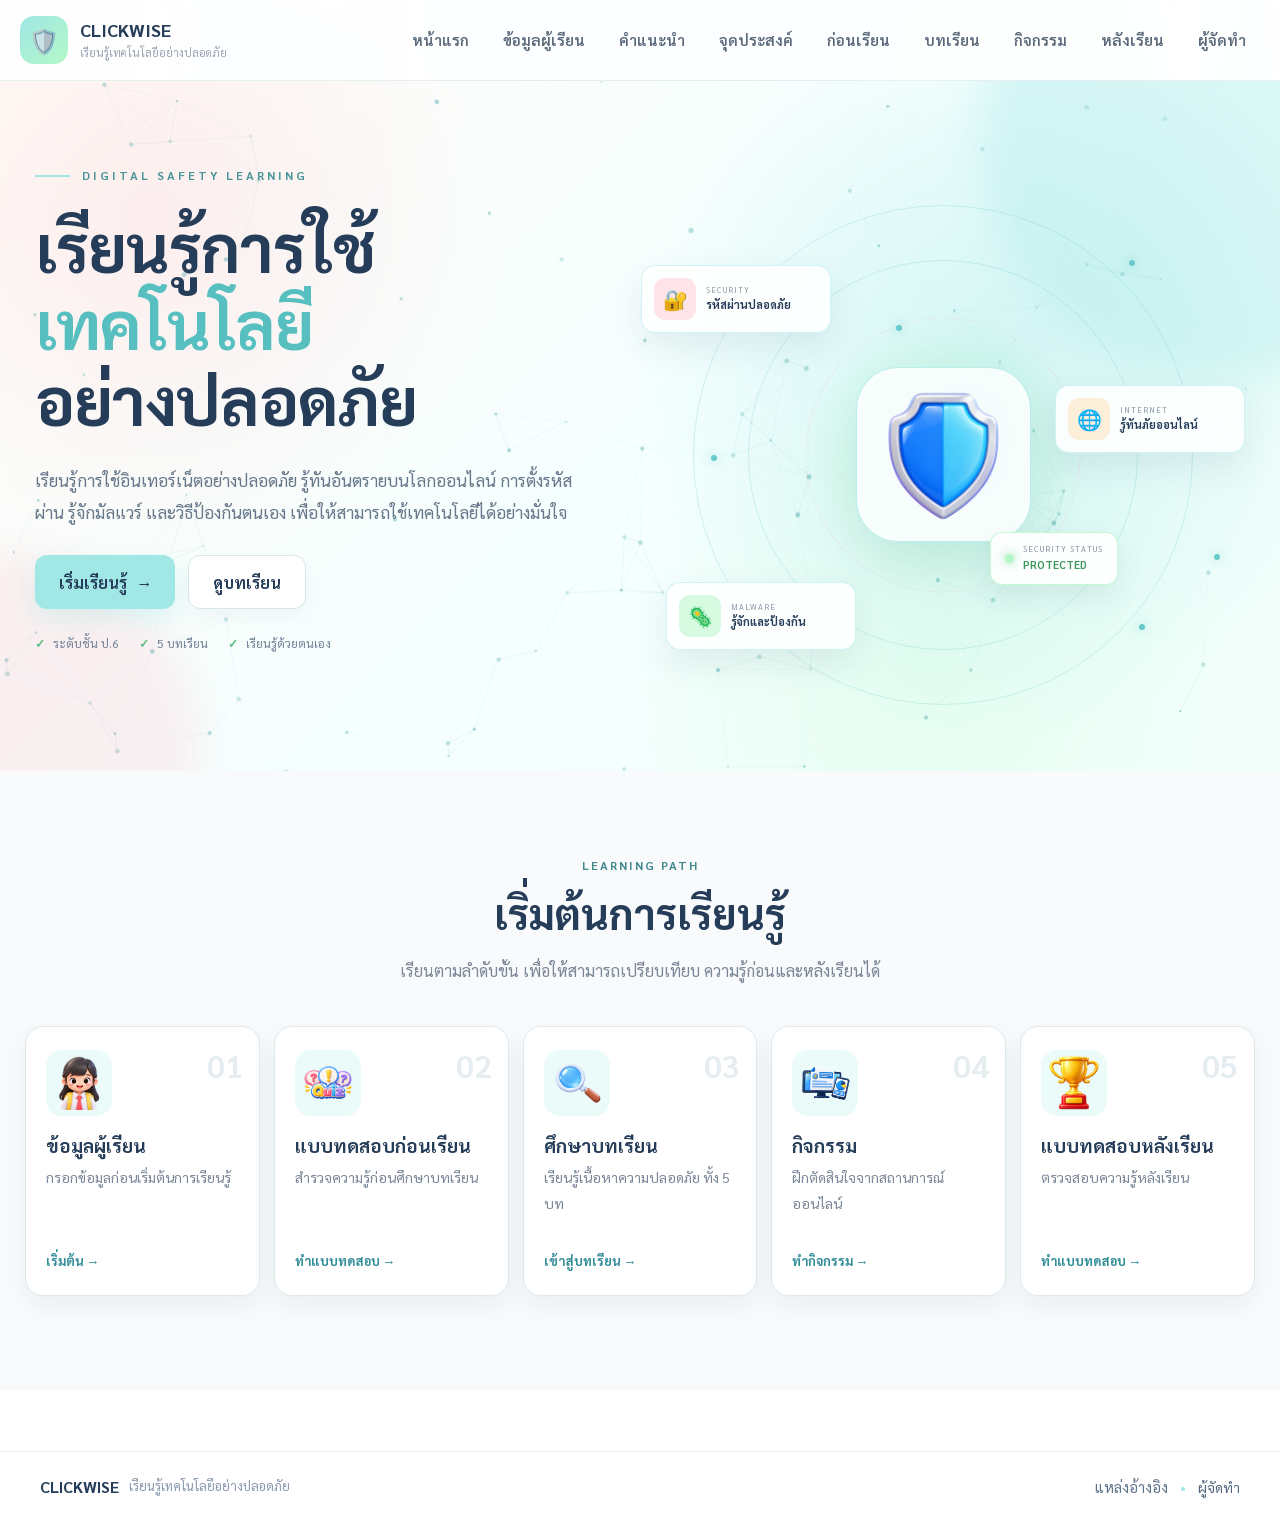
<file: index.html>
<!DOCTYPE html>
<html lang="th">

<head>
    <meta charset="UTF-8">
    <meta name="viewport" content="width=device-width, initial-scale=1.0">

    <title>CLICKWISE| ความปลอดภัยในการใช้เทคโนโลยี</title>

    <link rel="preconnect" href="https://fonts.googleapis.com">
    <link rel="preconnect" href="https://fonts.gstatic.com" crossorigin>

    <link
        href="https://fonts.googleapis.com/css2?family=Sarabun:wght@400;500;600;700&display=swap"
        rel="stylesheet"
    >

    <link rel="stylesheet" href="style.css">
</head>


<body class="home-page">


<!-- =====================================================
     HEADER
===================================================== -->

<header class="header">

    <div class="header-inner">

        <a href="index.html" class="logo">

            <div class="logo-icon">
                🛡️
            </div>

            <div>
                <strong>CLICKWISE</strong>
                <small>เรียนรู้เทคโนโลยีอย่างปลอดภัย</small>
            </div>

        </a>

<nav class="main-nav">

    <a href="index.html">หน้าแรก</a>

    <a href="student.html">ข้อมูลผู้เรียน</a>

    <a href="guide.html">คำแนะนำ</a>

    <a href="objective.html">จุดประสงค์</a>

    <a href="pretest.html">ก่อนเรียน</a>

    <a href="lesson.html">บทเรียน</a>

    <a href="activity.html">กิจกรรม</a>

    <a href="posttest.html">หลังเรียน</a>

    <a href="creator.html">ผู้จัดทำ</a>

</nav>
    </div>

</header>


<main>


<!-- =====================================================
     HERO
===================================================== -->

<section class="home-hero">

    <!-- Particle Network -->
    <canvas id="particleCanvas"></canvas>


    <!-- Glow -->
    <div class="hero-glow hero-glow-one"></div>
    <div class="hero-glow hero-glow-two"></div>


    <div class="home-hero-inner">


        <!-- LEFT -->
        <div class="home-hero-content">

            <div class="hero-eyebrow">

                <span></span>

                DIGITAL SAFETY LEARNING

            </div>


            <h1>

                เรียนรู้การใช้<br>

                <span>
                    เทคโนโลยี
                </span>

                <br>

                อย่างปลอดภัย

            </h1>


            <p class="hero-description">

                เรียนรู้การใช้อินเทอร์เน็ตอย่างปลอดภัย
                รู้ทันอันตรายบนโลกออนไลน์ การตั้งรหัสผ่าน
		รู้จักมัลแวร์ และวิธีป้องกันตนเอง
                เพื่อให้สามารถใช้เทคโนโลยีได้อย่างมั่นใจ

            </p>


            <div class="hero-actions">

                <a
                    href="student.html"
                    class="hero-primary-btn"
                >
                    เริ่มเรียนรู้
                    <span>→</span>
                </a>


                <a
                    href="lesson.html"
                    class="hero-secondary-btn"
                >
                    ดูบทเรียน
                </a>

            </div>


            <div class="hero-mini-info">

                <span>
                    <b>✓</b>
                    ระดับชั้น ป.6
                </span>

                <span>
                    <b>✓</b>
                    5 บทเรียน
                </span>

                <span>
                    <b>✓</b>
                    เรียนรู้ด้วยตนเอง
                </span>

            </div>

        </div>



        <!-- RIGHT -->
        <div class="home-hero-visual">


            <!-- ORBITS -->

            <div class="digital-orbit orbit-one"></div>

            <div class="digital-orbit orbit-two"></div>

            <div class="digital-orbit orbit-three"></div>



            <!-- MAIN SHIELD -->

            <div class="shield-scene">

                <div class="shield-back-circle"></div>

               <div class="main-shield">
    <img
        src="loh.png"
        alt="ความปลอดภัยในการใช้เทคโนโลยี"
        class="main-shield-image"
    >
</div>


                <div class="shield-status">

                    <span class="status-dot"></span>

                    <div>
                        <small>SECURITY STATUS</small>
                        <strong>PROTECTED</strong>
                    </div>

                </div>

            </div>



            <!-- FLOATING CARD 1 -->

            <div class="floating-card float-password">

                <div class="floating-icon pink">
                    🔐
                </div>

                <div>
                    <small>SECURITY</small>
                    <strong>รหัสผ่านปลอดภัย</strong>
                </div>

            </div>



            <!-- FLOATING CARD 2 -->

            <div class="floating-card float-internet">

                <div class="floating-icon yellow">
                    🌐
                </div>

                <div>
                    <small>INTERNET</small>
                    <strong>รู้ทันภัยออนไลน์</strong>
                </div>

            </div>



            <!-- FLOATING CARD 3 -->

            <div class="floating-card float-malware">

                <div class="floating-icon mint">
                    🦠
                </div>

                <div>
                    <small>MALWARE</small>
                    <strong>รู้จักและป้องกัน</strong>
                </div>

            </div>


            <!-- Decorative dots -->

            <span class="network-dot dot-1"></span>
            <span class="network-dot dot-2"></span>
            <span class="network-dot dot-3"></span>
            <span class="network-dot dot-4"></span>
            <span class="network-dot dot-5"></span>

        </div>

    </div>
</section>



<!-- =====================================================
     LEARNING PATH
===================================================== -->

<section class="learning-path-section">

    <div class="section-container">


        <div class="section-heading">

            <span class="section-tag">
                LEARNING PATH
            </span>

            <h2>
                เริ่มต้นการเรียนรู้
            </h2>

            <p>
                เรียนตามลำดับขั้น เพื่อให้สามารถเปรียบเทียบ
                ความรู้ก่อนและหลังเรียนได้
            </p>

        </div>



        <div class="learning-path-grid">


            <a href="student.html" class="path-card">

                <span class="path-number">
                    01
                </span>

              <div class="path-icon student-avatar-box">
    <img
        src="ps.png"
        alt="ข้อมูลผู้เรียน"
        class="student-avatar"
    >
</div>

                <h3>
                    ข้อมูลผู้เรียน
                </h3>

                <p>
                    กรอกข้อมูลก่อนเริ่มต้นการเรียนรู้
                </p>

                <span class="path-link">
                    เริ่มต้น →
                </span>

            </a>



            <!-- 02 แบบทดสอบก่อนเรียน -->
    <a href="pretest.html" class="path-card">

        <span class="path-number">02</span>

        <div class="path-icon">
            <img
                src="q.png"
                alt="แบบทดสอบก่อนเรียน"
            >
        </div>

        <h3>แบบทดสอบก่อนเรียน</h3>

        <p>
            สำรวจความรู้ก่อนศึกษาบทเรียน
        </p>

        <span class="path-link">
            ทำแบบทดสอบ →
        </span>

    </a>


    <!-- 03 ศึกษาบทเรียน -->
    <a href="lesson.html" class="path-card featured">

        <span class="path-number">03</span>

        <div class="path-icon">
            <img
                src="f.png"
                alt="ศึกษาบทเรียน"
            >
        </div>

        <h3>ศึกษาบทเรียน</h3>

        <p>
            เรียนรู้เนื้อหาความปลอดภัย ทั้ง 5 บท
        </p>

        <span class="path-link">
            เข้าสู่บทเรียน →
        </span>

    </a>


    <!-- 04 กิจกรรม -->
    <a href="activity.html" class="path-card">

        <span class="path-number">04</span>

        <div class="path-icon">
            <img
                src="ac.png"
                alt="กิจกรรม"
            >
        </div>

        <h3>กิจกรรม</h3>

        <p>
            ฝึกตัดสินใจจากสถานการณ์ออนไลน์
        </p>

        <span class="path-link">
            ทำกิจกรรม →
        </span>

    </a>


    <!-- 05 แบบทดสอบหลังเรียน -->
    <a href="posttest.html" class="path-card">

        <span class="path-number">05</span>

        <div class="path-icon">
            <img
                src="go.png"
                alt="แบบทดสอบหลังเรียน"
            >
        </div>

        <h3>แบบทดสอบหลังเรียน</h3>

        <p>
            ตรวจสอบความรู้หลังเรียน
        </p>

        <span class="path-link">
            ทำแบบทดสอบ →
        </span>

    </a>

</div>

</section>


</main>
<!-- =========================================
     FOOTER
========================================= -->

<footer class="site-footer">

    <div class="footer-inner">

        <div class="footer-brand">
            <strong>CLICKWISE</strong>
            <span>เรียนรู้เทคโนโลยีอย่างปลอดภัย</span>
        </div>

        <div class="footer-links">

            <button
                type="button"
                class="reference-open"
                onclick="openReference()"
            >
                แหล่งอ้างอิง
            </button>

            <span>•</span>

            <a href="creator.html">
                ผู้จัดทำ
            </a>

        </div>

    </div>

</footer>


<!-- =========================================
     REFERENCE POPUP
========================================= -->

<div
    class="reference-modal"
    id="referenceModal"
>

    <!-- คลิกพื้นหลังเพื่อปิด -->
    <div
        class="reference-overlay"
        onclick="closeReference()"
    ></div>


    <div class="reference-popup">

        <!-- ปุ่มปิด -->
        <button
            type="button"
            class="reference-close"
            onclick="closeReference()"
            aria-label="ปิด"
        >
            ×
        </button>


        <!-- หัวข้อ -->
        <div class="reference-popup-heading">

            <span class="reference-label">
                REFERENCES
            </span>

            <h2>
                แหล่งอ้างอิง
            </h2>

            <p>
                แหล่งข้อมูลและสื่อที่ใช้ประกอบการจัดทำบทเรียน
                เรื่อง ความปลอดภัยในการใช้งานเทคโนโลยีสารสนเทศ
            </p>

        </div>


        <!-- รายการอ้างอิง -->
        <div class="reference-list">


            <!-- 01 -->
            <div class="reference-item">

                <span class="reference-number">
                    01
                </span>

                <div>

                    <strong>
                        สื่อวิดีโอประกอบบทเรียน
                    </strong>

                    <p>
                        วิดีโอจาก YouTube ใช้ประกอบการเรียนรู้
                        เกี่ยวกับความปลอดภัยและการใช้งานอินเทอร์เน็ต
                    </p>

                    <a
                        href="https://youtu.be/K8zFT2v99gg?si=ees-YeCsHO6YlIqx"
                        target="_blank"
                        rel="noopener noreferrer"
                        class="reference-link"
                    >
                        เปิดแหล่งข้อมูล ↗
                    </a>

                </div>

            </div>


            <!-- 02 -->
            <div class="reference-item">

                <span class="reference-number">
                    02
                </span>

                <div>

                    <strong>
                        สื่อวิดีโอประกอบบทเรียน
                    </strong>

                    <p>
                        วิดีโอจาก YouTube ใช้ประกอบเนื้อหา
                        เรื่องความปลอดภัยในการใช้งานเทคโนโลยีสารสนเทศ
                    </p>

                    <a
                        href="https://youtu.be/qfJZNGuVdIw?si=51EcJH9w8ktWTAIR"
                        target="_blank"
                        rel="noopener noreferrer"
                        class="reference-link"
                    >
                        เปิดแหล่งข้อมูล ↗
                    </a>

                </div>

            </div>


            <!-- 03 -->
            <div class="reference-item">

                <span class="reference-number">
                    03
                </span>

                <div>

                    <strong>
                        หนังสือและเอกสารประกอบการเรียนรู้
                    </strong>

                    <p>
                        เอกสารออนไลน์จาก PUBHTML5
                        ใช้เป็นแหล่งข้อมูลประกอบเนื้อหาภายในบทเรียน
                    </p>

                    <a
                        href="https://online.pubhtml5.com/upse/wwzj/"
                        target="_blank"
                        rel="noopener noreferrer"
                        class="reference-link"
                    >
                        เปิดแหล่งข้อมูล ↗
                    </a>

                </div>

            </div>


        </div>

    </div>

</div>


<script src="script.js"></script>

</body>
</html>
</file>
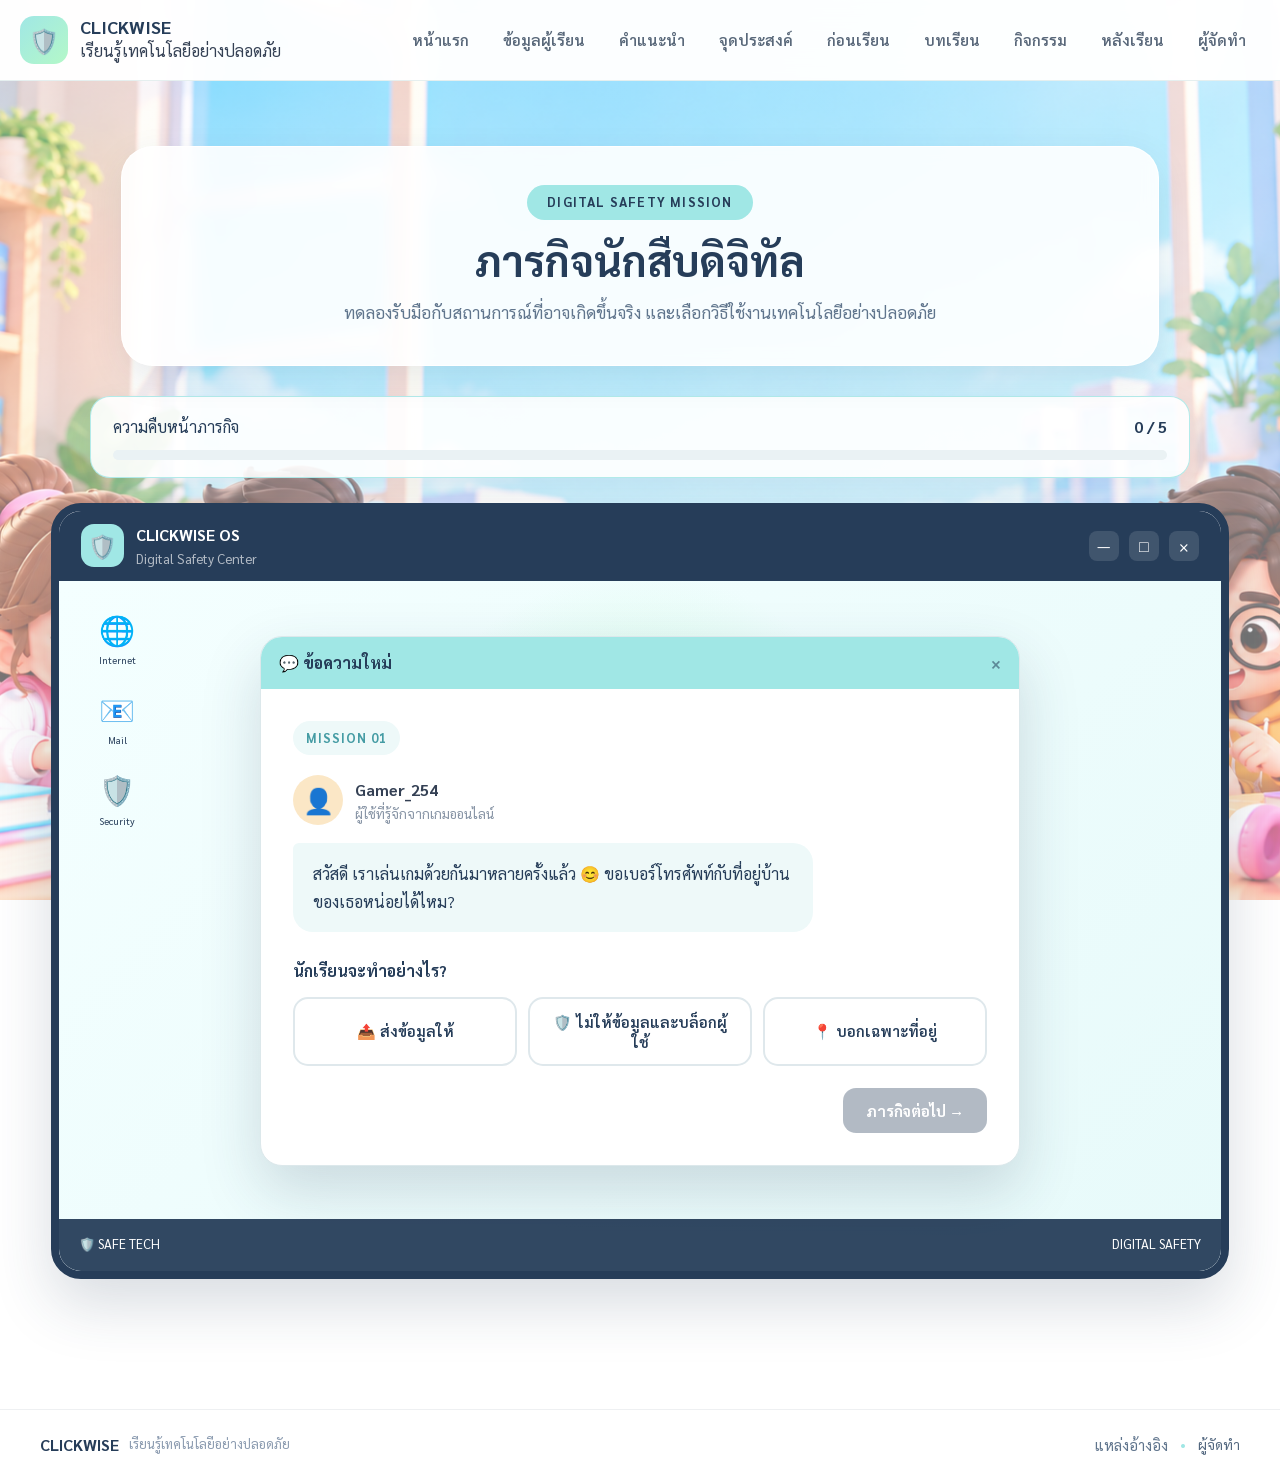
<file: activity.html>
<!DOCTYPE html>
<html lang="th">

<head>
    <meta charset="UTF-8">
    <meta name="viewport" content="width=device-width, initial-scale=1.0">

    <title>กิจกรรม | CLICKWISE</title>

    <link rel="preconnect" href="https://fonts.googleapis.com">
    <link rel="preconnect" href="https://fonts.gstatic.com" crossorigin>

    <link
        href="https://fonts.googleapis.com/css2?family=Sarabun:wght@400;500;600;700&display=swap"
        rel="stylesheet"
    >

    <link rel="stylesheet" href="style.css">
</head>


<body class="activity-page">


<!-- =========================================
     HEADER
========================================= -->

<header class="header">

    <div class="header-inner">

        <a href="index.html" class="logo">

            <div class="logo-icon">
                🛡️
            </div>

            <div>
                <strong>CLICKWISE</strong>
                <span>เรียนรู้เทคโนโลยีอย่างปลอดภัย</span>
            </div>

        </a>


      <nav class="main-nav">

    <a href="index.html">หน้าแรก</a>

    <a href="student.html">ข้อมูลผู้เรียน</a>

    <a href="guide.html">คำแนะนำ</a>

    <a href="objective.html">จุดประสงค์</a>

    <a href="pretest.html">ก่อนเรียน</a>

    <a href="lesson.html">บทเรียน</a>

    <a href="activity.html">กิจกรรม</a>

    <a href="posttest.html">หลังเรียน</a>

    <a href="creator.html">ผู้จัดทำ</a>


</nav>
</div>
</header>



<main class="simulator-page">


<!-- =========================================
     HEADING
========================================= -->

<section class="simulator-heading">

    <span>DIGITAL SAFETY MISSION</span>

    <h1>
        ภารกิจนักสืบดิจิทัล
    </h1>

    <p>
        ทดลองรับมือกับสถานการณ์ที่อาจเกิดขึ้นจริง
        และเลือกวิธีใช้งานเทคโนโลยีอย่างปลอดภัย
    </p>

</section>



<!-- =========================================
     PROGRESS
========================================= -->

<section class="sim-progress">

    <div class="sim-progress-info">

        <span>
            ความคืบหน้าภารกิจ
        </span>

        <strong id="simProgressText">
            0 / 5
        </strong>

    </div>


    <div class="sim-progress-track">

        <div
            id="simProgressFill"
            class="sim-progress-fill"
        ></div>

    </div>

</section>



<!-- =========================================
     COMPUTER
========================================= -->

<section class="computer-shell">


    <!-- TOP BAR -->

    <div class="computer-topbar">

        <div class="computer-brand">

            <span class="computer-logo">
                🛡️
            </span>

            <div>
                <strong>CLICKWISE OS</strong>
                <small>Digital Safety Center</small>
            </div>

        </div>


        <div class="window-controls">

            <span>—</span>
            <span>□</span>
            <span>×</span>

        </div>

    </div>



    <!-- SCREEN -->

    <div class="computer-screen">


        <!-- DESKTOP ICONS -->

        <div class="desktop-icons">

            <div class="desktop-icon">
                <span>🌐</span>
                <small>Internet</small>
            </div>

            <div class="desktop-icon">
                <span>📧</span>
                <small>Mail</small>
            </div>

            <div class="desktop-icon">
                <span>🛡️</span>
                <small>Security</small>
            </div>

        </div>



        <!-- =================================
             MISSION 1
        ================================== -->

        <div
            class="sim-window active"
            id="simMission1"
        >

            <div class="popup-titlebar">

                <div>
                    💬 ข้อความใหม่
                </div>

                <span>×</span>

            </div>


            <div class="popup-body">

                <div class="mission-tag">
                    MISSION 01
                </div>

                <div class="chat-user">

                    <div class="chat-avatar">
                        👤
                    </div>

                    <div>
                        <strong>Gamer_254</strong>
                        <small>ผู้ใช้ที่รู้จักจากเกมออนไลน์</small>
                    </div>

                </div>


                <div class="chat-bubble">

                    สวัสดี เราเล่นเกมด้วยกันมาหลายครั้งแล้ว 😊
                    ขอเบอร์โทรศัพท์กับที่อยู่บ้านของเธอหน่อยได้ไหม?

                </div>


                <p class="sim-question">
                    นักเรียนจะทำอย่างไร?
                </p>


                <div class="sim-options">

                    <button
                        type="button"
                        class="sim-choice"
                        data-correct="false"
                    >
                        📤 ส่งข้อมูลให้
                    </button>


                    <button
                        type="button"
                        class="sim-choice"
                        data-correct="true"
                    >
                        🛡️ ไม่ให้ข้อมูลและบล็อกผู้ใช้
                    </button>


                    <button
                        type="button"
                        class="sim-choice"
                        data-correct="false"
                    >
                        📍 บอกเฉพาะที่อยู่
                    </button>

                </div>


                <div class="sim-feedback"></div>


                <button
                    type="button"
                    class="sim-next"
                    data-next="2"
                    disabled
                >
                    ภารกิจต่อไป →
                </button>

            </div>

        </div>



        <!-- =================================
             MISSION 2 : PASSWORD
        ================================== -->

        <div
            class="sim-window"
            id="simMission2"
        >

            <div class="popup-titlebar">

                <div>
                    🔐 Password Security
                </div>

                <span>×</span>

            </div>


            <div class="popup-body">

                <div class="mission-tag">
                    MISSION 02
                </div>


                <h2>
                    สร้างรหัสผ่านที่ปลอดภัย
                </h2>


                <p>
                    ระบบกำลังให้คุณตั้งรหัสผ่านใหม่
                    ลองสร้างรหัสผ่านจำลองให้ผ่านเงื่อนไขทั้งหมด
                </p>


                <div class="password-simulator">

                    <label for="simPassword">
                        New Password
                    </label>


                    <div class="password-input-row">

                        <input
                            type="text"
                            id="simPassword"
                            placeholder="ลองสร้างรหัสผ่าน..."
                            autocomplete="off"
                        >

                        <span>
                            🔑
                        </span>

                    </div>


                    <div class="password-requirements">

                        <div id="simRuleLength">
                            ○ อย่างน้อย 8 ตัวอักษร
                        </div>

                        <div id="simRuleUpper">
                            ○ มีตัวพิมพ์ใหญ่
                        </div>

                        <div id="simRuleLower">
                            ○ มีตัวพิมพ์เล็ก
                        </div>

                        <div id="simRuleNumber">
                            ○ มีตัวเลข
                        </div>

                        <div id="simRuleSymbol">
                            ○ มีสัญลักษณ์พิเศษ
                        </div>

                    </div>


                    <div class="password-strength">

                        <div class="password-strength-track">

                            <div
                                id="simStrengthFill"
                                class="password-strength-fill"
                            ></div>

                        </div>


                        <strong id="simStrengthText">
                            เริ่มสร้างรหัสผ่าน
                        </strong>

                    </div>

                </div>


                <div
                    id="simPasswordFeedback"
                    class="sim-feedback"
                ></div>


                <button
                    type="button"
                    id="simPasswordNext"
                    class="sim-next"
                    data-next="3"
                    disabled
                >
                    ภารกิจต่อไป →
                </button>

            </div>

        </div>



        <!-- =================================
             MISSION 3 : EMAIL
        ================================== -->

        <div
            class="sim-window"
            id="simMission3"
        >

            <div class="popup-titlebar">

                <div>
                    📧 Inbox — ข้อความใหม่
                </div>

                <span>×</span>

            </div>


            <div class="popup-body">

                <div class="mission-tag">
                    MISSION 03
                </div>


                <div class="email-box">

                    <div class="email-line">
                        <span>จาก:</span>
                        <strong>
                            reward@free-gift-now.xyz
                        </strong>
                    </div>


                    <div class="email-line">
                        <span>เรื่อง:</span>
                        <strong>
                            🎁 คุณได้รับรางวัล!
                        </strong>
                    </div>


                    <div class="fake-email-message">

                        🎉 ยินดีด้วย!

                        <br><br>

                        คุณได้รับโทรศัพท์มือถือฟรี
                        กรุณากดลิงก์ด้านล่างภายใน 5 นาที
                        และกรอกข้อมูลบัญชีเพื่อยืนยันสิทธิ์

                        <br><br>

                        <span class="fake-link">
                            รับรางวัลทันที
                        </span>

                    </div>

                </div>


                <p class="sim-question">
                    เมื่อได้รับอีเมลแบบนี้ควรทำอย่างไร?
                </p>


                <div class="sim-options">

                    <button
                        type="button"
                        class="sim-choice"
                        data-correct="false"
                    >
                        🎁 กดรับรางวัลทันที
                    </button>


                    <button
                        type="button"
                        class="sim-choice"
                        data-correct="true"
                    >
                        🔎 ไม่กดลิงก์และตรวจสอบผู้ส่ง
                    </button>


                    <button
                        type="button"
                        class="sim-choice"
                        data-correct="false"
                    >
                        📤 ส่งต่อให้เพื่อน
                    </button>

                </div>


                <div class="sim-feedback"></div>


                <button
                    type="button"
                    class="sim-next"
                    data-next="4"
                    disabled
                >
                    ภารกิจต่อไป →
                </button>

            </div>

        </div>



        <!-- =================================
             MISSION 4 : DOWNLOAD
        ================================== -->

        <div
            class="sim-window"
            id="simMission4"
        >

            <div class="popup-titlebar danger">

                <div>
                    ⚠️ Download Alert
                </div>

                <span>×</span>

            </div>


            <div class="popup-body">

                <div class="mission-tag">
                    MISSION 04
                </div>


                <div class="download-alert">

                    <div class="download-icon">
                        📦
                    </div>


                    <div class="download-info">

                        <small>
                            กำลังจะเปิดไฟล์
                        </small>

                        <strong>
                            Free_Game.exe
                        </strong>

                        <span>
                            แหล่งที่มา:
                            unknown-free-game.xyz
                        </span>

                    </div>

                </div>


                <div class="security-warning">

                    ⚠️ ไม่สามารถยืนยันความปลอดภัย
                    ของไฟล์หรือแหล่งที่มานี้ได้

                </div>


                <p class="sim-question">
                    คุณต้องการทำอะไร?
                </p>


                <div class="sim-options two">

                    <button
                        type="button"
                        class="sim-choice"
                        data-correct="false"
                    >
                        ▶ เปิดไฟล์
                    </button>


                    <button
                        type="button"
                        class="sim-choice"
                        data-correct="true"
                    >
                        ✕ ยกเลิกการดาวน์โหลด
                    </button>

                </div>


                <div class="sim-feedback"></div>


                <button
                    type="button"
                    class="sim-next"
                    data-next="5"
                    disabled
                >
                    ภารกิจต่อไป →
                </button>

            </div>

        </div>



        <!-- =================================
             MISSION 5
        ================================== -->

        <div
            class="sim-window"
            id="simMission5"
        >

            <div class="popup-titlebar security">

                <div>
                    🛡️ SAFE TECH SECURITY
                </div>

                <span>×</span>

            </div>


            <div class="popup-body">

                <div class="mission-tag">
                    FINAL MISSION
                </div>


                <div class="final-shield">
                    🛡️
                </div>


                <h2>
                    Security Challenge
                </h2>


                <div class="security-notification">

                    <strong>
                        📎 พบไฟล์แนบจากผู้ส่งที่ไม่รู้จัก
                    </strong>

                    <p>
                        ข้อความระบุว่า
                        “เปิดไฟล์นี้เพื่อรับของรางวัลพิเศษ”
                    </p>

                </div>


                <p class="sim-question">
                    การตัดสินใจใดปลอดภัยที่สุด?
                </p>


                <div class="sim-options">

                    <button
                        type="button"
                        class="sim-choice"
                        data-correct="false"
                    >
                        📂 เปิดไฟล์เพื่อดูเนื้อหา
                    </button>


                    <button
                        type="button"
                        class="sim-choice"
                        data-correct="false"
                    >
                        💾 ดาวน์โหลดเก็บไว้ก่อน
                    </button>


                    <button
                        type="button"
                        class="sim-choice"
                        data-correct="true"
                    >
                        🛡️ ไม่เปิดไฟล์และตรวจสอบผู้ส่ง
                    </button>

                </div>


                <div class="sim-feedback"></div>


                <button
                    type="button"
                    id="finishSimulator"
                    class="sim-finish"
                    disabled
                >
                    🏆 เสร็จสิ้นภารกิจ
                </button>

            </div>

        </div>



        <!-- =================================
             COMPLETE SCREEN
        ================================== -->

        <div
            id="simComplete"
            class="sim-complete"
        >

            <div class="complete-shield">
                🏆
            </div>


            <span>
                MISSION COMPLETE
            </span>


            <h2>
                ภารกิจสำเร็จ!
            </h2>


            <p>
                คุณผ่านการฝึกตัดสินใจ
                เพื่อใช้งานเทคโนโลยีอย่างปลอดภัย
                ครบทั้ง 5 ภารกิจแล้ว
            </p>


            <div class="complete-score">

                <small>
                    ภารกิจที่ผ่าน
                </small>

                <strong>
                    5 / 5
                </strong>

            </div>


            <a
                href="posttest.html"
                class="sim-posttest-btn"
            >
                ทำแบบทดสอบหลังเรียน →
            </a>

        </div>



        <!-- TASK BAR -->

        <div class="computer-taskbar">

            <div>
                🛡️ SAFE TECH
            </div>

            <div id="simClock">
                DIGITAL SAFETY
            </div>

        </div>


    </div>

</section>


</main>
<!-- =========================================
     FOOTER
========================================= -->

<footer class="site-footer">

    <div class="footer-inner">

        <div class="footer-brand">
            <strong>CLICKWISE</strong>
            <span>เรียนรู้เทคโนโลยีอย่างปลอดภัย</span>
        </div>

        <div class="footer-links">

            <button
                type="button"
                class="reference-open"
                onclick="openReference()"
            >
                แหล่งอ้างอิง
            </button>

            <span>•</span>

            <a href="creator.html">
                ผู้จัดทำ
            </a>

        </div>

    </div>

</footer>


<!-- =========================================
     REFERENCE POPUP
========================================= -->

<div
    class="reference-modal"
    id="referenceModal"
>

    <!-- คลิกพื้นหลังเพื่อปิด -->
    <div
        class="reference-overlay"
        onclick="closeReference()"
    ></div>


    <div class="reference-popup">

        <!-- ปุ่มปิด -->
        <button
            type="button"
            class="reference-close"
            onclick="closeReference()"
            aria-label="ปิด"
        >
            ×
        </button>


        <!-- หัวข้อ -->
        <div class="reference-popup-heading">

            <span class="reference-label">
                REFERENCES
            </span>

            <h2>
                แหล่งอ้างอิง
            </h2>

            <p>
                แหล่งข้อมูลและสื่อที่ใช้ประกอบการจัดทำบทเรียน
                เรื่อง ความปลอดภัยในการใช้งานเทคโนโลยีสารสนเทศ
            </p>

        </div>


        <!-- รายการอ้างอิง -->
        <div class="reference-list">


            <!-- 01 -->
            <div class="reference-item">

                <span class="reference-number">
                    01
                </span>

                <div>

                    <strong>
                        สื่อวิดีโอประกอบบทเรียน
                    </strong>

                    <p>
                        วิดีโอจาก YouTube ใช้ประกอบการเรียนรู้
                        เกี่ยวกับความปลอดภัยและการใช้งานอินเทอร์เน็ต
                    </p>

                    <a
                        href="https://youtu.be/K8zFT2v99gg?si=ees-YeCsHO6YlIqx"
                        target="_blank"
                        rel="noopener noreferrer"
                        class="reference-link"
                    >
                        เปิดแหล่งข้อมูล ↗
                    </a>

                </div>

            </div>


            <!-- 02 -->
            <div class="reference-item">

                <span class="reference-number">
                    02
                </span>

                <div>

                    <strong>
                        สื่อวิดีโอประกอบบทเรียน
                    </strong>

                    <p>
                        วิดีโอจาก YouTube ใช้ประกอบเนื้อหา
                        เรื่องความปลอดภัยในการใช้งานเทคโนโลยีสารสนเทศ
                    </p>

                    <a
                        href="https://youtu.be/qfJZNGuVdIw?si=51EcJH9w8ktWTAIR"
                        target="_blank"
                        rel="noopener noreferrer"
                        class="reference-link"
                    >
                        เปิดแหล่งข้อมูล ↗
                    </a>

                </div>

            </div>


            <!-- 03 -->
            <div class="reference-item">

                <span class="reference-number">
                    03
                </span>

                <div>

                    <strong>
                        หนังสือและเอกสารประกอบการเรียนรู้
                    </strong>

                    <p>
                        เอกสารออนไลน์จาก PUBHTML5
                        ใช้เป็นแหล่งข้อมูลประกอบเนื้อหาภายในบทเรียน
                    </p>

                    <a
                        href="https://online.pubhtml5.com/upse/wwzj/"
                        target="_blank"
                        rel="noopener noreferrer"
                        class="reference-link"
                    >
                        เปิดแหล่งข้อมูล ↗
                    </a>

                </div>

            </div>


        </div>

    </div>

</div>


<script src="script.js"></script>

</body>
</html>
</file>
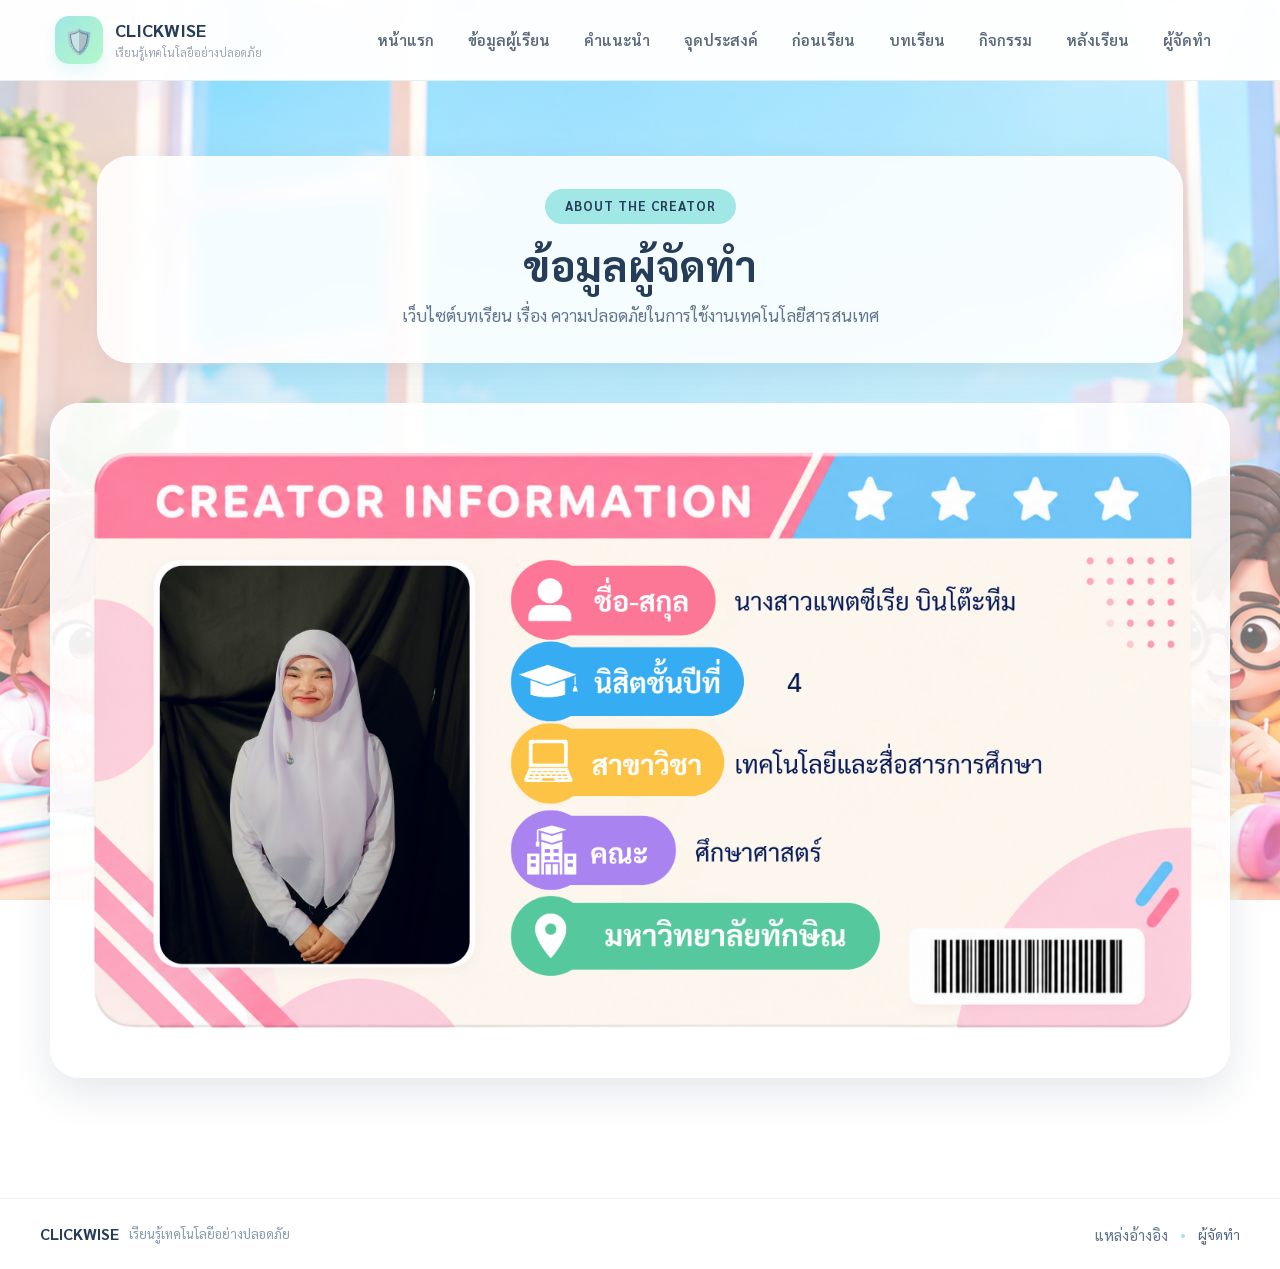
<file: creator.html>
<!DOCTYPE html>
<html lang="th">

<head>
    <meta charset="UTF-8">
    <meta name="viewport" content="width=device-width, initial-scale=1.0">

    <title>ผู้จัดทำ | CLICKWISE</title>

    <link rel="preconnect" href="https://fonts.googleapis.com">
    <link rel="preconnect" href="https://fonts.gstatic.com" crossorigin>
    <link
        href="https://fonts.googleapis.com/css2?family=Sarabun:wght@400;500;600;700&display=swap"
        rel="stylesheet"
    >

    <link rel="stylesheet" href="style.css">
</head>

<body>

<!-- HEADER -->
<header class="site-header">

    <div class="nav-wrap">

        <a href="index.html" class="brand">

            <div class="brand-icon">
                🛡️
            </div>

            <div class="brand-text">
                <strong>CLICKWISE</strong>
                <span>เรียนรู้เทคโนโลยีอย่างปลอดภัย</span>
            </div>

        </a>


<nav class="main-nav">

    <a href="index.html">หน้าแรก</a>

    <a href="student.html">ข้อมูลผู้เรียน</a>

    <a href="guide.html">คำแนะนำ</a>

    <a href="objective.html">จุดประสงค์</a>

    <a href="pretest.html">ก่อนเรียน</a>

    <a href="lesson.html">บทเรียน</a>

    <a href="activity.html">กิจกรรม</a>

    <a href="posttest.html">หลังเรียน</a>

    <a href="creator.html">ผู้จัดทำ</a>

</nav>

    </div>

</header>


<!-- MAIN -->
<main class="container creator-page">

    <section class="creator-heading">

        <span class="creator-label">
            ABOUT THE CREATOR
        </span>

        <h1>
           ข้อมูลผู้จัดทำ
        </h1>

        <p>
            เว็บไซต์บทเรียน เรื่อง
            ความปลอดภัยในการใช้งานเทคโนโลยีสารสนเทศ
        </p>

    </section>

<section class="creator-infographic">

    <img
        src="in.jpg"
        alt="ข้อมูลผู้จัดทำ"
        class="creator-infographic-img"
    >

</section>
   
</main>
<!-- =========================================
     FOOTER
========================================= -->

<footer class="site-footer">

    <div class="footer-inner">

        <div class="footer-brand">
            <strong>CLICKWISE</strong>
            <span>เรียนรู้เทคโนโลยีอย่างปลอดภัย</span>
        </div>

        <div class="footer-links">

            <button
                type="button"
                class="reference-open"
                onclick="openReference()"
            >
                แหล่งอ้างอิง
            </button>

            <span>•</span>

            <a href="creator.html">
                ผู้จัดทำ
            </a>

        </div>

    </div>

</footer>


<!-- =========================================
     REFERENCE POPUP
========================================= -->

<div
    class="reference-modal"
    id="referenceModal"
>

    <!-- คลิกพื้นหลังเพื่อปิด -->
    <div
        class="reference-overlay"
        onclick="closeReference()"
    ></div>


    <div class="reference-popup">

        <!-- ปุ่มปิด -->
        <button
            type="button"
            class="reference-close"
            onclick="closeReference()"
            aria-label="ปิด"
        >
            ×
        </button>


        <!-- หัวข้อ -->
        <div class="reference-popup-heading">

            <span class="reference-label">
                REFERENCES
            </span>

            <h2>
                แหล่งอ้างอิง
            </h2>

            <p>
                แหล่งข้อมูลและสื่อที่ใช้ประกอบการจัดทำบทเรียน
                เรื่อง ความปลอดภัยในการใช้งานเทคโนโลยีสารสนเทศ
            </p>

        </div>


        <!-- รายการอ้างอิง -->
        <div class="reference-list">


            <!-- 01 -->
            <div class="reference-item">

                <span class="reference-number">
                    01
                </span>

                <div>

                    <strong>
                        สื่อวิดีโอประกอบบทเรียน
                    </strong>

                    <p>
                        วิดีโอจาก YouTube ใช้ประกอบการเรียนรู้
                        เกี่ยวกับความปลอดภัยและการใช้งานอินเทอร์เน็ต
                    </p>

                    <a
                        href="https://youtu.be/K8zFT2v99gg?si=ees-YeCsHO6YlIqx"
                        target="_blank"
                        rel="noopener noreferrer"
                        class="reference-link"
                    >
                        เปิดแหล่งข้อมูล ↗
                    </a>

                </div>

            </div>


            <!-- 02 -->
            <div class="reference-item">

                <span class="reference-number">
                    02
                </span>

                <div>

                    <strong>
                        สื่อวิดีโอประกอบบทเรียน
                    </strong>

                    <p>
                        วิดีโอจาก YouTube ใช้ประกอบเนื้อหา
                        เรื่องความปลอดภัยในการใช้งานเทคโนโลยีสารสนเทศ
                    </p>

                    <a
                        href="https://youtu.be/qfJZNGuVdIw?si=51EcJH9w8ktWTAIR"
                        target="_blank"
                        rel="noopener noreferrer"
                        class="reference-link"
                    >
                        เปิดแหล่งข้อมูล ↗
                    </a>

                </div>

            </div>


            <!-- 03 -->
            <div class="reference-item">

                <span class="reference-number">
                    03
                </span>

                <div>

                    <strong>
                        หนังสือและเอกสารประกอบการเรียนรู้
                    </strong>

                    <p>
                        เอกสารออนไลน์จาก PUBHTML5
                        ใช้เป็นแหล่งข้อมูลประกอบเนื้อหาภายในบทเรียน
                    </p>

                    <a
                        href="https://online.pubhtml5.com/upse/wwzj/"
                        target="_blank"
                        rel="noopener noreferrer"
                        class="reference-link"
                    >
                        เปิดแหล่งข้อมูล ↗
                    </a>

                </div>

            </div>


        </div>

    </div>

</div>


<script src="script.js"></script>

</body>
</html>
</file>
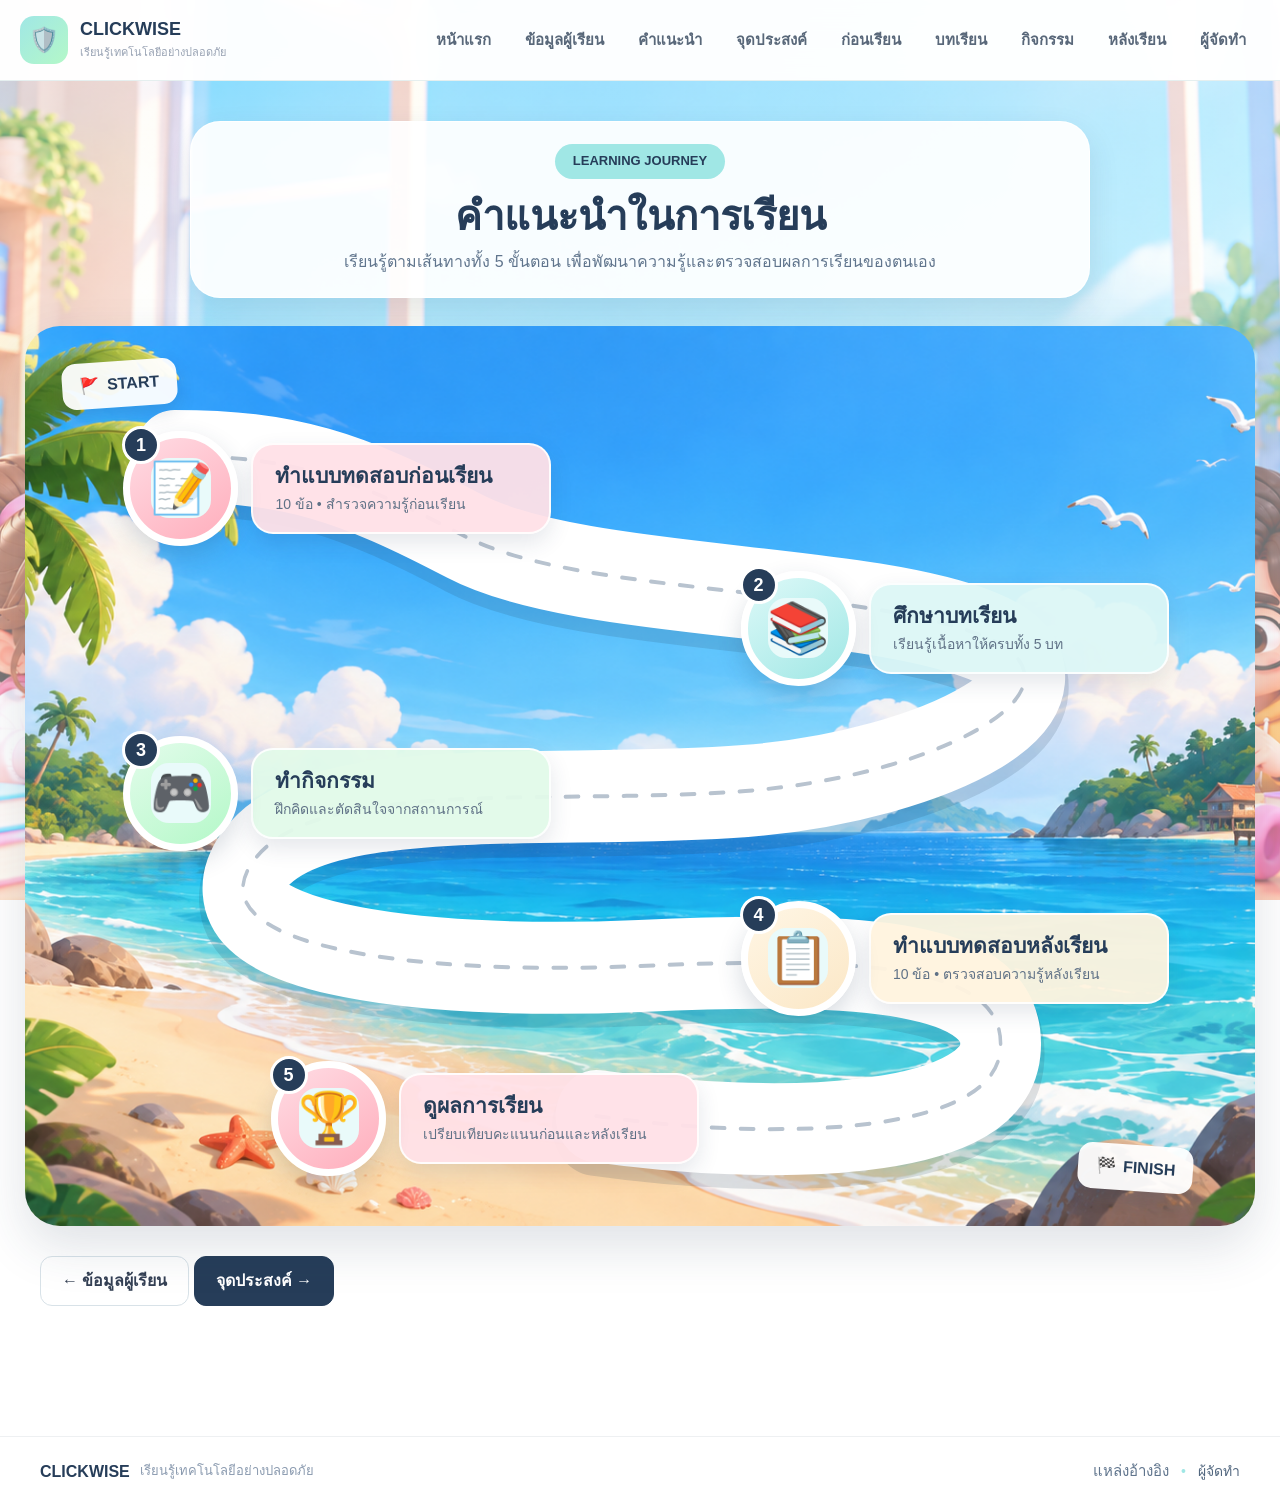
<file: guide.html>
<!DOCTYPE html>
<html lang="th">
<head>
<meta charset="UTF-8">
<meta name="viewport" content="width=device-width, initial-scale=1.0">
<title>คำแนะนำ | CLICKWISE</title>
<link rel="stylesheet" href="style.css">
</head>

<body>

<header class="header">
<div class="header-inner">

<a href="index.html" class="logo">
<div class="logo-icon">🛡️</div>
<div>
<strong>CLICKWISE</strong>
<small>เรียนรู้เทคโนโลยีอย่างปลอดภัย</small>
</div>
</a>

<nav class="main-nav">

    <a href="index.html">หน้าแรก</a>

    <a href="student.html">ข้อมูลผู้เรียน</a>

    <a href="guide.html">คำแนะนำ</a>

    <a href="objective.html">จุดประสงค์</a>

    <a href="pretest.html">ก่อนเรียน</a>

    <a href="lesson.html">บทเรียน</a>

    <a href="activity.html">กิจกรรม</a>

    <a href="posttest.html">หลังเรียน</a>

    <a href="creator.html">ผู้จัดทำ</a>

</nav>
</div>
</header>

<main class="guide-map-page">

    <!-- หัวข้อ -->
    <section class="guide-map-heading">
        <span class="guide-map-label">LEARNING JOURNEY</span>

        <h1>คำแนะนำในการเรียน</h1>

        <p>
            เรียนรู้ตามเส้นทางทั้ง 5 ขั้นตอน
            เพื่อพัฒนาความรู้และตรวจสอบผลการเรียนของตนเอง
        </p>
    </section>


    <!-- แผนที่ -->
    <section class="adventure-map">

        <!-- START -->
        <div class="start-sign">
            <span>🚩</span>
            <strong>START</strong>
        </div>


    <!-- ถนนโค้ง -->
<svg class="learning-road"
     viewBox="0 0 1400 900"
     preserveAspectRatio="none">

    <!-- ขอบเงาถนน -->
    <path
        class="road-shadow"
        d="
        M 170 130
        C 300 130, 370 150, 500 210
        S 950 260, 1090 310
        S 1040 450, 820 465
        S 330 450, 260 535
        S 440 650, 700 640
        S 1120 640, 1110 725
        S 850 815, 650 790
        "
    />

    <!-- ถนนสีขาว -->
    <path
        class="road-white"
        d="
        M 170 130
        C 300 130, 370 150, 500 210
        S 950 260, 1090 310
        S 1040 450, 820 465
        S 330 450, 260 535
        S 440 650, 700 640
        S 1120 640, 1110 725
        S 850 815, 650 790
        "
    />

    <!-- เส้นประกลางถนน -->
    <path
        class="road-dash"
        d="
        M 170 130
        C 300 130, 370 150, 500 210
        S 950 260, 1090 310
        S 1040 450, 820 465
        S 330 450, 260 535
        S 440 650, 700 640
        S 1120 640, 1110 725
        S 850 815, 650 790
        "
    />

</svg>


        <!-- ======================
             ด่าน 1
        ======================= -->

        <a href="pretest.html"
           class="map-point point-1">

            <div class="mission-circle pink">
                <span class="mission-number">1</span>
                <span class="mission-icon">📝</span>
            </div>

            <div class="mission-label pink-label">
                <h2>ทำแบบทดสอบก่อนเรียน</h2>
                <p>10 ข้อ • สำรวจความรู้ก่อนเรียน</p>
            </div>

        </a>


        <!-- ======================
             ด่าน 2
        ======================= -->

        <a href="lesson.html"
           class="map-point point-2">

            <div class="mission-circle blue">
                <span class="mission-number">2</span>
                <span class="mission-icon">📚</span>
            </div>

            <div class="mission-label blue-label">
                <h2>ศึกษาบทเรียน</h2>
                <p>เรียนรู้เนื้อหาให้ครบทั้ง 5 บท</p>
            </div>

        </a>


        <!-- ======================
             ด่าน 3
        ======================= -->

        <a href="activity.html"
           class="map-point point-3">

            <div class="mission-circle mint">
                <span class="mission-number">3</span>
                <span class="mission-icon">🎮</span>
            </div>

            <div class="mission-label mint-label">
                <h2>ทำกิจกรรม</h2>
                <p>ฝึกคิดและตัดสินใจจากสถานการณ์</p>
            </div>

        </a>


        <!-- ======================
             ด่าน 4
        ======================= -->

        <a href="posttest.html"
           class="map-point point-4">

            <div class="mission-circle yellow">
                <span class="mission-number">4</span>
                <span class="mission-icon">📋</span>
            </div>

            <div class="mission-label yellow-label">
                <h2>ทำแบบทดสอบหลังเรียน</h2>
                <p>10 ข้อ • ตรวจสอบความรู้หลังเรียน</p>
            </div>

        </a>


        <!-- ======================
             ด่าน 5
        ======================= -->

        <a href="result.html"
           class="map-point point-5">

            <div class="mission-circle pink">
                <span class="mission-number">5</span>
                <span class="mission-icon">🏆</span>
            </div>

            <div class="mission-label pink-label">
                <h2>ดูผลการเรียน</h2>
                <p>เปรียบเทียบคะแนนก่อนและหลังเรียน</p>
            </div>

        </a>


        <!-- FINISH -->

        <div class="finish-sign">
            <span>🏁</span>
            <strong>FINISH</strong>
        </div>

    </section>


    <!-- ปุ่มด้านล่าง -->

    <div class="page-nav">

        <a href="student.html"
           class="secondary-btn">
            ← ข้อมูลผู้เรียน
        </a>

        <a href="objective.html"
           class="primary-btn">
            จุดประสงค์ →
        </a>

    </div>

</main>

<!-- =========================================
     FOOTER
========================================= -->

<footer class="site-footer">

    <div class="footer-inner">

        <div class="footer-brand">
            <strong>CLICKWISE</strong>
            <span>เรียนรู้เทคโนโลยีอย่างปลอดภัย</span>
        </div>

        <div class="footer-links">

            <button
                type="button"
                class="reference-open"
                onclick="openReference()"
            >
                แหล่งอ้างอิง
            </button>

            <span>•</span>

            <a href="creator.html">
                ผู้จัดทำ
            </a>

        </div>

    </div>

</footer>


<!-- =========================================
     REFERENCE POPUP
========================================= -->

<div
    class="reference-modal"
    id="referenceModal"
>

    <!-- คลิกพื้นหลังเพื่อปิด -->
    <div
        class="reference-overlay"
        onclick="closeReference()"
    ></div>


    <div class="reference-popup">

        <!-- ปุ่มปิด -->
        <button
            type="button"
            class="reference-close"
            onclick="closeReference()"
            aria-label="ปิด"
        >
            ×
        </button>


        <!-- หัวข้อ -->
        <div class="reference-popup-heading">

            <span class="reference-label">
                REFERENCES
            </span>

            <h2>
                แหล่งอ้างอิง
            </h2>

            <p>
                แหล่งข้อมูลและสื่อที่ใช้ประกอบการจัดทำบทเรียน
                เรื่อง ความปลอดภัยในการใช้งานเทคโนโลยีสารสนเทศ
            </p>

        </div>


        <!-- รายการอ้างอิง -->
        <div class="reference-list">


            <!-- 01 -->
            <div class="reference-item">

                <span class="reference-number">
                    01
                </span>

                <div>

                    <strong>
                        สื่อวิดีโอประกอบบทเรียน
                    </strong>

                    <p>
                        วิดีโอจาก YouTube ใช้ประกอบการเรียนรู้
                        เกี่ยวกับความปลอดภัยและการใช้งานอินเทอร์เน็ต
                    </p>

                    <a
                        href="https://youtu.be/K8zFT2v99gg?si=ees-YeCsHO6YlIqx"
                        target="_blank"
                        rel="noopener noreferrer"
                        class="reference-link"
                    >
                        เปิดแหล่งข้อมูล ↗
                    </a>

                </div>

            </div>


            <!-- 02 -->
            <div class="reference-item">

                <span class="reference-number">
                    02
                </span>

                <div>

                    <strong>
                        สื่อวิดีโอประกอบบทเรียน
                    </strong>

                    <p>
                        วิดีโอจาก YouTube ใช้ประกอบเนื้อหา
                        เรื่องความปลอดภัยในการใช้งานเทคโนโลยีสารสนเทศ
                    </p>

                    <a
                        href="https://youtu.be/qfJZNGuVdIw?si=51EcJH9w8ktWTAIR"
                        target="_blank"
                        rel="noopener noreferrer"
                        class="reference-link"
                    >
                        เปิดแหล่งข้อมูล ↗
                    </a>

                </div>

            </div>


            <!-- 03 -->
            <div class="reference-item">

                <span class="reference-number">
                    03
                </span>

                <div>

                    <strong>
                        หนังสือและเอกสารประกอบการเรียนรู้
                    </strong>

                    <p>
                        เอกสารออนไลน์จาก PUBHTML5
                        ใช้เป็นแหล่งข้อมูลประกอบเนื้อหาภายในบทเรียน
                    </p>

                    <a
                        href="https://online.pubhtml5.com/upse/wwzj/"
                        target="_blank"
                        rel="noopener noreferrer"
                        class="reference-link"
                    >
                        เปิดแหล่งข้อมูล ↗
                    </a>

                </div>

            </div>


        </div>

    </div>

</div>


    <script src="script.js"></script>

</body>
</html>
</file>
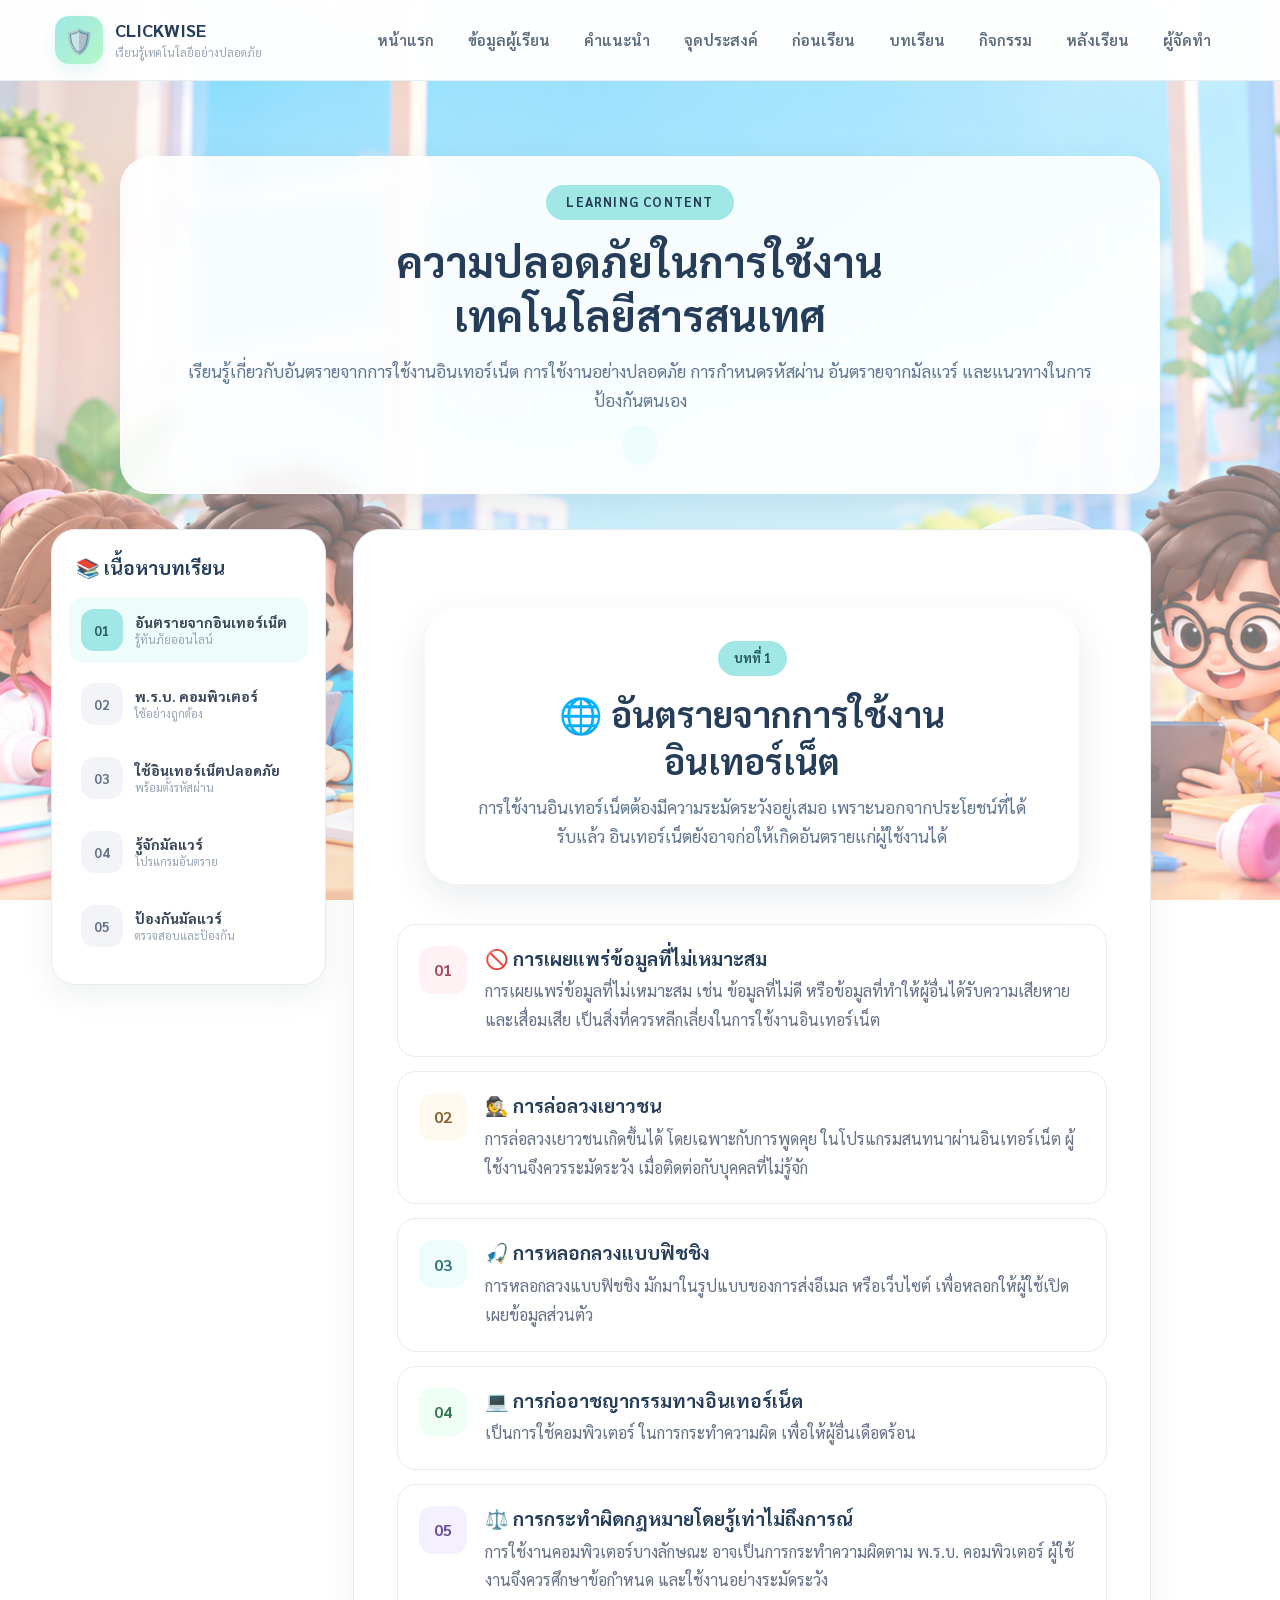
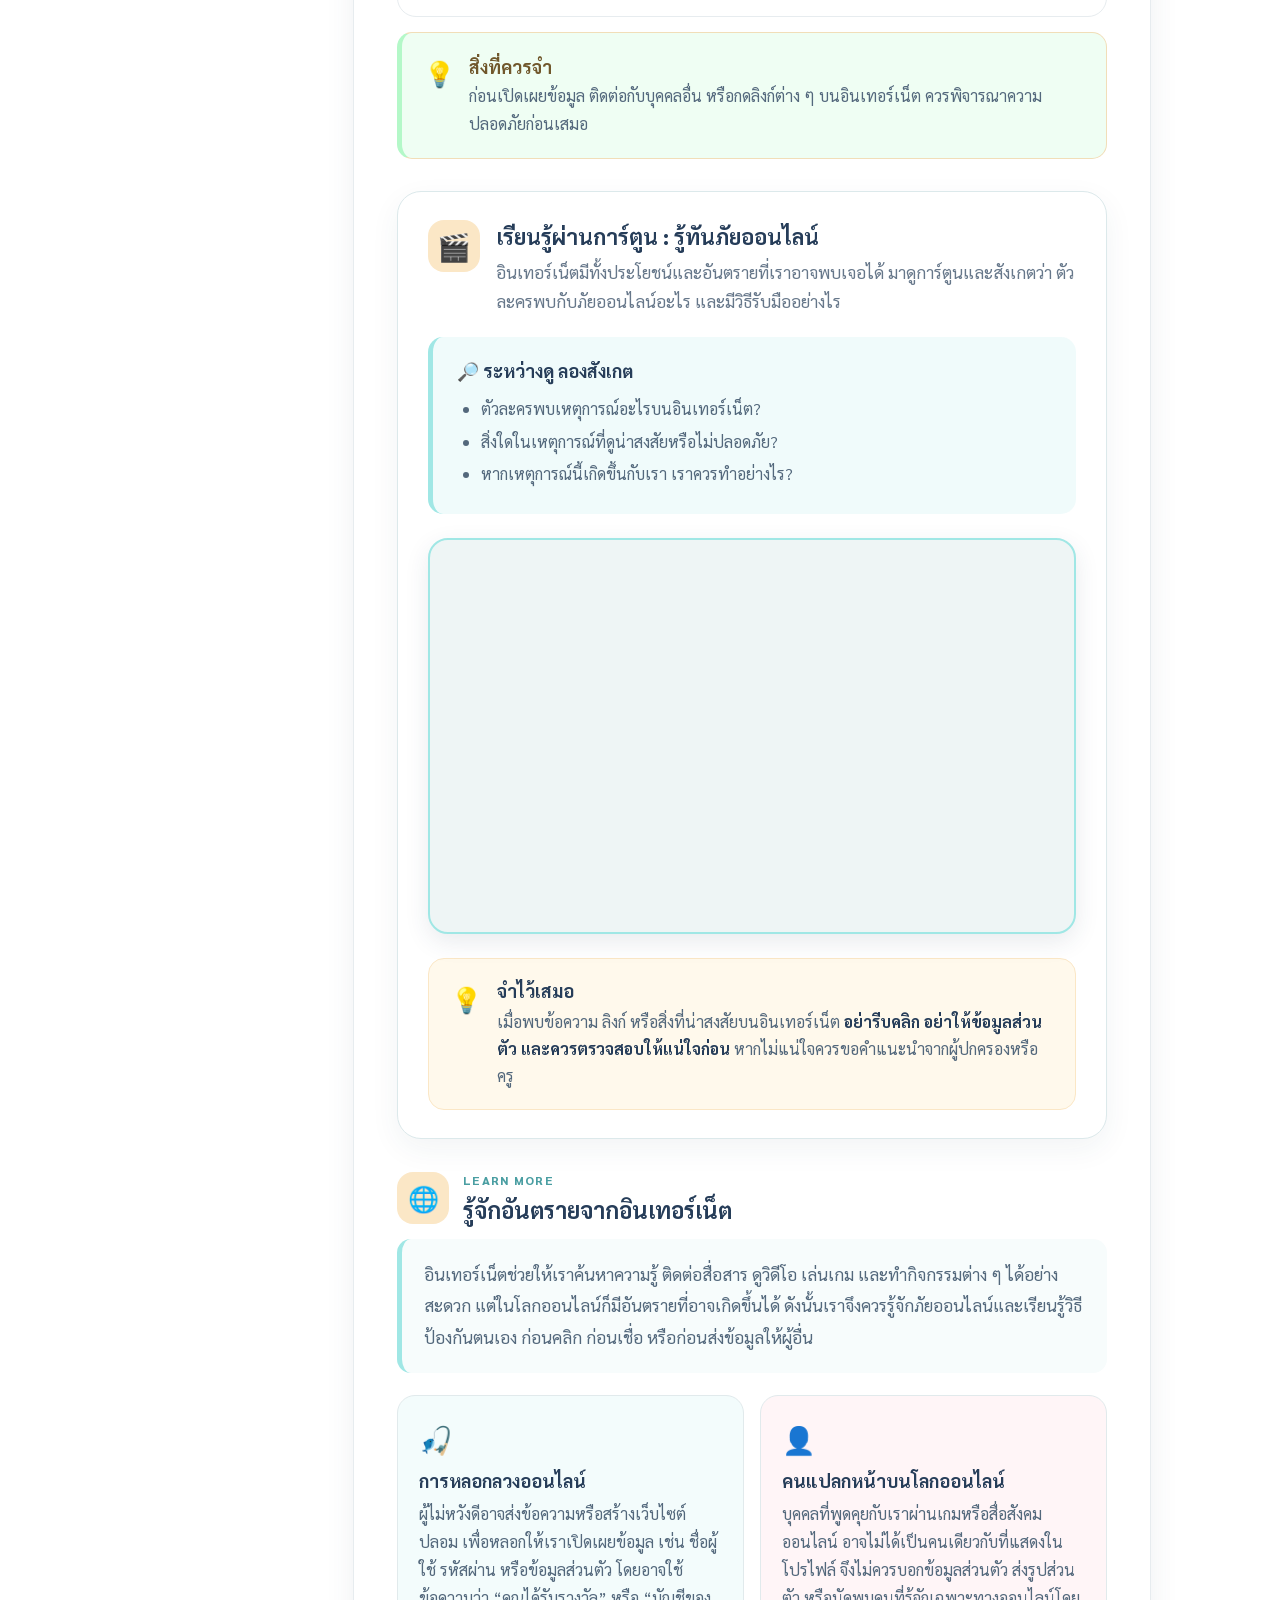
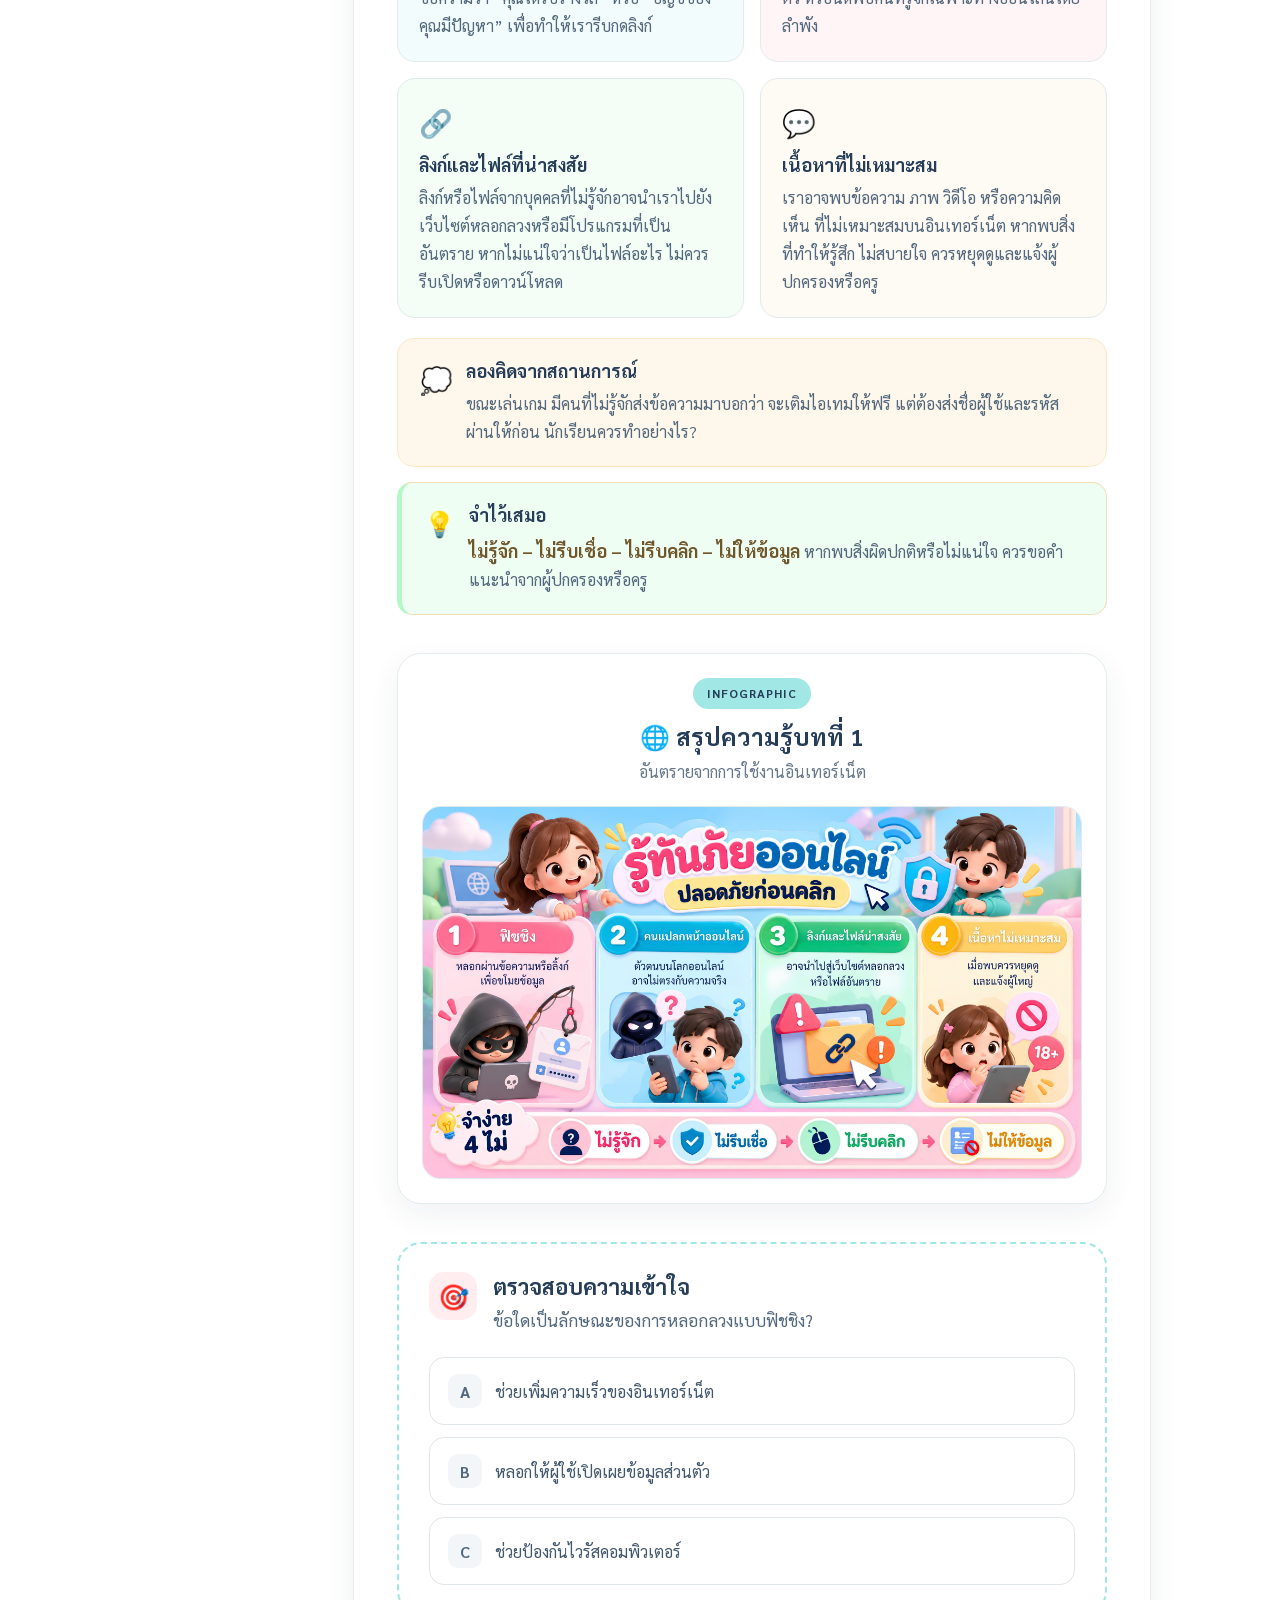
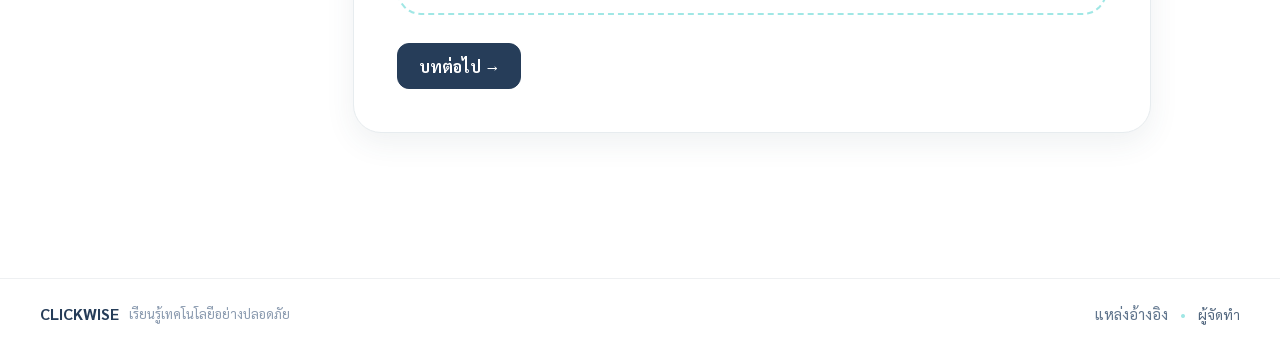
<file: lesson.html>
<!DOCTYPE html>
<html lang="th">

<head>
    <meta charset="UTF-8">
    <meta name="viewport" content="width=device-width, initial-scale=1.0">

    <title>บทเรียน | CLICKWISE</title>

    <!-- FONT -->
    <link rel="preconnect" href="https://fonts.googleapis.com">
    <link rel="preconnect" href="https://fonts.gstatic.com" crossorigin>

    <link
        href="https://fonts.googleapis.com/css2?family=Sarabun:wght@400;500;600;700&display=swap"
        rel="stylesheet"
    >

    <!-- CSS -->
    <link rel="stylesheet" href="style.css">
</head>


<body>


<!-- =========================================================
     HEADER
========================================================= -->

<header class="site-header">

    <div class="nav-wrap">

        <a href="index.html" class="brand">

            <div class="brand-icon">
                🛡️
            </div>

            <div class="brand-text">
                <strong>CLICKWISE</strong>
                <span>เรียนรู้เทคโนโลยีอย่างปลอดภัย</span>
            </div>

        </a>


<nav class="main-nav">

    <a href="index.html">หน้าแรก</a>

    <a href="student.html">ข้อมูลผู้เรียน</a>

    <a href="guide.html">คำแนะนำ</a>

    <a href="objective.html">จุดประสงค์</a>

    <a href="pretest.html">ก่อนเรียน</a>

    <a href="lesson.html">บทเรียน</a>

    <a href="activity.html">กิจกรรม</a>

    <a href="posttest.html">หลังเรียน</a>

    <a href="creator.html">ผู้จัดทำ</a>

</nav>
    </div>

</header>



<!-- =========================================================
     MAIN
========================================================= -->

<main class="container lesson-container">

<!-- =====================================================
     HERO
====================================================== -->

<section class="lesson-intro">

    <span class="lesson-label">
        LEARNING CONTENT
    </span>

<h1>
    ความปลอดภัยในการใช้งาน<br>
    เทคโนโลยีสารสนเทศ
</h1>

        <p>
            เรียนรู้เกี่ยวกับอันตรายจากการใช้งานอินเทอร์เน็ต
            การใช้งานอย่างปลอดภัย การกำหนดรหัสผ่าน
	       อันตรายจากมัลแวร์ และแนวทางในการป้องกันตนเอง
        </p>


        <!-- ข้อมูลผู้เรียน -->

        <div
            id="studentInfo"
            class="student-info"
        ></div>

    </section>



    <!-- =====================================================
         LESSON NAVIGATION
    ====================================================== -->

    <section class="lesson-layout">


        <!-- SIDEBAR -->

        <aside class="lesson-sidebar">

            <div class="sidebar-title">
                📚 เนื้อหาบทเรียน
            </div>


            <button
                class="lesson-menu active"
                onclick="openLesson(1,this)"
            >

                <span>01</span>

                <div>
                    <strong>
                        อันตรายจากอินเทอร์เน็ต
                    </strong>

                    <small>
                        รู้ทันภัยออนไลน์
                    </small>
                </div>

            </button>


            <button
                class="lesson-menu"
                onclick="openLesson(2,this)"
            >

                <span>02</span>

                <div>
                    <strong>
                        พ.ร.บ. คอมพิวเตอร์
                    </strong>

                    <small>
                        ใช้อย่างถูกต้อง
                    </small>
                </div>

            </button>


            <button
                class="lesson-menu"
                onclick="openLesson(3,this)"
            >

                <span>03</span>

                <div>
                    <strong>
                        ใช้อินเทอร์เน็ตปลอดภัย
                    </strong>

                    <small>
                        พร้อมตั้งรหัสผ่าน
                    </small>
                </div>

            </button>


            <button
                class="lesson-menu"
                onclick="openLesson(4,this)"
            >

                <span>04</span>

                <div>
                    <strong>
                        รู้จักมัลแวร์
                    </strong>

                    <small>
                        โปรแกรมอันตราย
                    </small>
                </div>

            </button>


            <button
                class="lesson-menu"
                onclick="openLesson(5,this)"
            >

                <span>05</span>

                <div>
                    <strong>
                        ป้องกันมัลแวร์
                    </strong>

                    <small>
                        ตรวจสอบและป้องกัน
                    </small>
                </div>

            </button>

        </aside>



        <!-- =================================================
             LESSON CONTENT
        ================================================== -->

        <div class="lesson-content">


            <!-- =================================================
                 LESSON 1
            ================================================== -->

            <article
                id="lesson1"
                class="lesson-page active"
            >

                <div class="lesson-heading">

                    <span class="chapter-number">
                        บทที่ 1
                    </span>

                    <h2>
                        🌐 อันตรายจากการใช้งานอินเทอร์เน็ต
                    </h2>

                    <p>
                        การใช้งานอินเทอร์เน็ตต้องมีความระมัดระวังอยู่เสมอ
                        เพราะนอกจากประโยชน์ที่ได้รับแล้ว
                        อินเทอร์เน็ตยังอาจก่อให้เกิดอันตรายแก่ผู้ใช้งานได้
                    </p>

                </div>



                <!-- 1 -->

                <div class="lesson-topic-detail">

                    <div class="topic-number pink-number">
                        01
                    </div>

                    <div>

                        <h3>
                            🚫 การเผยแพร่ข้อมูลที่ไม่เหมาะสม
                        </h3>

                        <p>
                            การเผยแพร่ข้อมูลที่ไม่เหมาะสม
                            เช่น ข้อมูลที่ไม่ดี
                            หรือข้อมูลที่ทำให้ผู้อื่นได้รับความเสียหาย
                            และเสื่อมเสีย
                            เป็นสิ่งที่ควรหลีกเลี่ยงในการใช้งานอินเทอร์เน็ต
                        </p>

                    </div>

                </div>



                <!-- 2 -->

                <div class="lesson-topic-detail">

                    <div class="topic-number yellow-number">
                        02
                    </div>

                    <div>

                        <h3>
                            🕵️ การล่อลวงเยาวชน
                        </h3>

                        <p>
                            การล่อลวงเยาวชนเกิดขึ้นได้
                            โดยเฉพาะกับการพูดคุย
                            ในโปรแกรมสนทนาผ่านอินเทอร์เน็ต
                            ผู้ใช้งานจึงควรระมัดระวัง
                            เมื่อติดต่อกับบุคคลที่ไม่รู้จัก
                        </p>

                    </div>

                </div>



                <!-- 3 -->

                <div class="lesson-topic-detail">

                    <div class="topic-number blue-number">
                        03
                    </div>

                    <div>

                        <h3>
                            🎣 การหลอกลวงแบบฟิชชิง
                        </h3>

                        <p>
                            การหลอกลวงแบบฟิชชิง
                            มักมาในรูปแบบของการส่งอีเมล
                            หรือเว็บไซต์
                            เพื่อหลอกให้ผู้ใช้เปิดเผยข้อมูลส่วนตัว
                        </p>

                    </div>

                </div>



                <!-- 4 -->

                <div class="lesson-topic-detail">

                    <div class="topic-number mint-number">
                        04
                    </div>

                    <div>

                        <h3>
                            💻 การก่ออาชญากรรมทางอินเทอร์เน็ต
                        </h3>

                        <p>
                            เป็นการใช้คอมพิวเตอร์
                            ในการกระทำความผิด
                            เพื่อให้ผู้อื่นเดือดร้อน
                        </p>

                    </div>

                </div>



                <!-- 5 -->

                <div class="lesson-topic-detail">

                    <div class="topic-number purple-number">
                        05
                    </div>

                    <div>

                        <h3>
                            ⚖️ การกระทำผิดกฎหมายโดยรู้เท่าไม่ถึงการณ์
                        </h3>

                        <p>
                            การใช้งานคอมพิวเตอร์บางลักษณะ
                            อาจเป็นการกระทำความผิดตาม
                            พ.ร.บ. คอมพิวเตอร์
                            ผู้ใช้งานจึงควรศึกษาข้อกำหนด
                            และใช้งานอย่างระมัดระวัง
                        </p>

                    </div>

                </div>



                <!-- REMEMBER -->

                <div class="remember-box">

                    <span>💡</span>

                    <div>

                        <strong>
                            สิ่งที่ควรจำ
                        </strong>

                        <p>
                            ก่อนเปิดเผยข้อมูล ติดต่อกับบุคคลอื่น
                            หรือกดลิงก์ต่าง ๆ บนอินเทอร์เน็ต
                            ควรพิจารณาความปลอดภัยก่อนเสมอ
                        </p>

                    </div>

                </div>

<!-- =========================================
     VIDEO LEARNING : บทที่ 1
========================================= -->

<section class="lesson-video-card">

    <div class="video-heading">
        <div class="video-icon">🎬</div>

        <div>
            <h3>เรียนรู้ผ่านการ์ตูน : รู้ทันภัยออนไลน์</h3>
            <p>
                อินเทอร์เน็ตมีทั้งประโยชน์และอันตรายที่เราอาจพบเจอได้
                มาดูการ์ตูนและสังเกตว่า ตัวละครพบกับภัยออนไลน์อะไร
                และมีวิธีรับมืออย่างไร
            </p>
        </div>
    </div>


    <!-- คำถามก่อนดู -->
    <div class="watch-guide">

        <div class="watch-guide-title">
            🔎 ระหว่างดู ลองสังเกต
        </div>

        <ul>
            <li>ตัวละครพบเหตุการณ์อะไรบนอินเทอร์เน็ต?</li>
            <li>สิ่งใดในเหตุการณ์ที่ดูน่าสงสัยหรือไม่ปลอดภัย?</li>
            <li>หากเหตุการณ์นี้เกิดขึ้นกับเรา เราควรทำอย่างไร?</li>
        </ul>

    </div>


    <!-- VIDEO -->
    <div class="lesson-video">

        <iframe
            src="https://www.youtube.com/embed/K8zFT2v99gg"
            title="การ์ตูนรู้ทันภัยออนไลน์"
            allow="accelerometer; autoplay; clipboard-write; encrypted-media; gyroscope; picture-in-picture; web-share"
            allowfullscreen>
        </iframe>

    </div>


    <!-- สรุป -->
    <div class="video-summary">

        <div class="summary-icon">💡</div>

        <div>
            <h4>จำไว้เสมอ</h4>

            <p>
                เมื่อพบข้อความ ลิงก์ หรือสิ่งที่น่าสงสัยบนอินเทอร์เน็ต
                <strong>อย่ารีบคลิก อย่าให้ข้อมูลส่วนตัว และควรตรวจสอบให้แน่ใจก่อน</strong>
                หากไม่แน่ใจควรขอคำแนะนำจากผู้ปกครองหรือครู
            </p>
        </div>

    </div>

</section>

<!-- =========================================
     เนื้อหาเพิ่มเติม : บทที่ 1
========================================= -->

<div class="knowledge-section">

    <div class="knowledge-heading">
        <span class="knowledge-icon">🌐</span>
        <div>
            <span class="knowledge-label">LEARN MORE</span>
            <h3>รู้จักอันตรายจากอินเทอร์เน็ต</h3>
        </div>
    </div>

    <p class="knowledge-intro">
        อินเทอร์เน็ตช่วยให้เราค้นหาความรู้ ติดต่อสื่อสาร
        ดูวิดีโอ เล่นเกม และทำกิจกรรมต่าง ๆ ได้อย่างสะดวก
        แต่ในโลกออนไลน์ก็มีอันตรายที่อาจเกิดขึ้นได้
        ดังนั้นเราจึงควรรู้จักภัยออนไลน์และเรียนรู้วิธีป้องกันตนเอง
        ก่อนคลิก ก่อนเชื่อ หรือก่อนส่งข้อมูลให้ผู้อื่น
    </p>

    <div class="knowledge-grid">

        <div class="knowledge-card">
            <div class="knowledge-card-icon">🎣</div>
            <h4>การหลอกลวงออนไลน์</h4>
            <p>
                ผู้ไม่หวังดีอาจส่งข้อความหรือสร้างเว็บไซต์ปลอม
                เพื่อหลอกให้เราเปิดเผยข้อมูล เช่น ชื่อผู้ใช้ รหัสผ่าน
                หรือข้อมูลส่วนตัว โดยอาจใช้ข้อความว่า
                “คุณได้รับรางวัล” หรือ “บัญชีของคุณมีปัญหา”
                เพื่อทำให้เรารีบกดลิงก์
            </p>
        </div>

        <div class="knowledge-card">
            <div class="knowledge-card-icon">👤</div>
            <h4>คนแปลกหน้าบนโลกออนไลน์</h4>
            <p>
                บุคคลที่พูดคุยกับเราผ่านเกมหรือสื่อสังคมออนไลน์
                อาจไม่ได้เป็นคนเดียวกับที่แสดงในโปรไฟล์
                จึงไม่ควรบอกข้อมูลส่วนตัว ส่งรูปส่วนตัว
                หรือนัดพบคนที่รู้จักเฉพาะทางออนไลน์โดยลำพัง
            </p>
        </div>

        <div class="knowledge-card">
            <div class="knowledge-card-icon">🔗</div>
            <h4>ลิงก์และไฟล์ที่น่าสงสัย</h4>
            <p>
                ลิงก์หรือไฟล์จากบุคคลที่ไม่รู้จักอาจนำเราไปยัง
                เว็บไซต์หลอกลวงหรือมีโปรแกรมที่เป็นอันตราย
                หากไม่แน่ใจว่าเป็นไฟล์อะไร ไม่ควรรีบเปิดหรือดาวน์โหลด
            </p>
        </div>

        <div class="knowledge-card">
            <div class="knowledge-card-icon">💬</div>
            <h4>เนื้อหาที่ไม่เหมาะสม</h4>
            <p>
                เราอาจพบข้อความ ภาพ วิดีโอ หรือความคิดเห็น
                ที่ไม่เหมาะสมบนอินเทอร์เน็ต หากพบสิ่งที่ทำให้รู้สึก
                ไม่สบายใจ ควรหยุดดูและแจ้งผู้ปกครองหรือครู
            </p>
        </div>

    </div>

    <div class="scenario-box">
        <div class="scenario-icon">💭</div>
        <div>
            <h4>ลองคิดจากสถานการณ์</h4>
            <p>
                ขณะเล่นเกม มีคนที่ไม่รู้จักส่งข้อความมาบอกว่า
                จะเติมไอเทมให้ฟรี แต่ต้องส่งชื่อผู้ใช้และรหัสผ่านให้ก่อน
                นักเรียนควรทำอย่างไร?
            </p>
        </div>
    </div>

    <div class="remember-box">
        <span>💡</span>
        <div>
            <h4>จำไว้เสมอ</h4>
            <p>
                <strong>ไม่รู้จัก – ไม่รีบเชื่อ – ไม่รีบคลิก – ไม่ให้ข้อมูล</strong>
                หากพบสิ่งผิดปกติหรือไม่แน่ใจ ควรขอคำแนะนำจากผู้ปกครองหรือครู
            </p>
        </div>
    </div>

</div>
<!-- INFOGRAPHIC : LESSON 1 -->
<section class="infographic-section">

    <div class="infographic-title">
        <span class="infographic-badge">INFOGRAPHIC</span>
        <h3>🌐 สรุปความรู้บทที่ 1</h3>
        <p>อันตรายจากการใช้งานอินเทอร์เน็ต</p>
    </div>

    <div class="infographic-frame">
        <img
            src="01.jpg"
            alt="อินโฟกราฟิกสรุปบทที่ 1 อันตรายจากการใช้งานอินเทอร์เน็ต"
        >
    </div>

</section>
               <!-- QUIZ : LESSON 1 -->
<div class="mini-quiz lesson-check"
     data-answer="B"
     data-explain="การหลอกลวงแบบฟิชชิงมักใช้ข้อความหรือเว็บไซต์ปลอมเพื่อหลอกให้ผู้ใช้เปิดเผยข้อมูลสำคัญ เช่น รหัสผ่านหรือข้อมูลส่วนตัว">

    <div class="check-heading">
        <div class="check-icon">🎯</div>

        <div>
            <h3>ตรวจสอบความเข้าใจ</h3>
            <p>ข้อใดเป็นลักษณะของการหลอกลวงแบบฟิชชิง?</p>
        </div>
    </div>

    <div class="check-options">

        <button type="button"
                class="check-answer"
                data-choice="A">
            <span class="choice-letter">A</span>
            <span>ช่วยเพิ่มความเร็วของอินเทอร์เน็ต</span>
        </button>

        <button type="button"
                class="check-answer"
                data-choice="B">
            <span class="choice-letter">B</span>
            <span>หลอกให้ผู้ใช้เปิดเผยข้อมูลส่วนตัว</span>
        </button>

        <button type="button"
                class="check-answer"
                data-choice="C">
            <span class="choice-letter">C</span>
            <span>ช่วยป้องกันไวรัสคอมพิวเตอร์</span>
        </button>

    </div>

    <div class="check-feedback" aria-live="polite"></div>

</div>


                <div class="lesson-next">

                    <button
                        class="btn btn-primary"
                        onclick="openLesson(2)"
                    >
                        บทต่อไป →
                    </button>

                </div>

            </article>



            <!-- =================================================
                 LESSON 2
            ================================================== -->

            <article
                id="lesson2"
                class="lesson-page"
            >

                <div class="lesson-heading">

                    <span class="chapter-number">
                        บทที่ 2
                    </span>

                    <h2>
                        ⚖️ รู้จัก พ.ร.บ. คอมพิวเตอร์
                    </h2>

                    <p>
                        ผู้ใช้งานคอมพิวเตอร์หรืออินเทอร์เน็ต
                        ต้องใช้งานอย่างถูกต้อง
                        เพราะการกระทำบางอย่างอาจเข้าข่าย
                        ความผิดตาม พ.ร.บ. คอมพิวเตอร์
                    </p>

                </div>



                <!-- SCENARIO -->

                <div class="scenario-box">

                    <div class="scenario-icon">
                        💭
                    </div>

                    <div>

                        <strong>
                            ลองคิดดู
                        </strong>

                        <p>
                            หากนักเรียนทราบรหัสผ่านของเพื่อน
                            นักเรียนสามารถเข้าไปดูข้อมูลของเพื่อน
                            โดยไม่ขออนุญาตได้หรือไม่?
                        </p>

                    </div>

                </div>



                <h3 class="section-title">
                    🚨 ตัวอย่างการกระทำที่ควรระวัง
                </h3>



                <div class="law-grid">


                    <div class="law-card">

                        <span>🔐</span>

                        <div>
                            <h4>
                                เข้าถึงระบบคอมพิวเตอร์ของผู้อื่น
                            </h4>

                            <p>
                                การเข้าถึงระบบคอมพิวเตอร์
                                ของผู้อื่นโดยไม่ได้รับอนุญาต
                            </p>
                        </div>

                    </div>



                    <div class="law-card">

                        <span>📂</span>

                        <div>
                            <h4>
                                เข้าถึงข้อมูลของผู้อื่น
                            </h4>

                            <p>
                                การเข้าถึงข้อมูลของผู้อื่น
                                โดยไม่ได้รับอนุญาต
                            </p>
                        </div>

                    </div>



                    <div class="law-card">

                        <span>✏️</span>

                        <div>
                            <h4>
                                แก้ไขหรือทำลายข้อมูล
                            </h4>

                            <p>
                                การแก้ไข เปลี่ยนแปลง
                                หรือทำลายข้อมูลของผู้อื่น
                                โดยไม่ได้รับอนุญาต
                            </p>
                        </div>

                    </div>



                    <div class="law-card">

                        <span>⚠️</span>

                        <div>
                            <h4>
                                ก่อกวนระบบ
                            </h4>

                            <p>
                                การกระทำที่ก่อกวน
                                การทำงานของระบบคอมพิวเตอร์
                                ของผู้อื่น
                            </p>
                        </div>

                    </div>



                    <div class="law-card">

                        <span>🚫</span>

                        <div>
                            <h4>
                                เผยแพร่เนื้อหาที่ไม่เหมาะสม
                            </h4>

                            <p>
                                การเผยแพร่เนื้อหา
                                ที่ไม่เหมาะสมผ่านระบบคอมพิวเตอร์
                            </p>
                        </div>

                    </div>



                    <div class="law-card">

                        <span>🖼️</span>

                        <div>
                            <h4>
                                ตัดต่อภาพผู้อื่น
                            </h4>

                            <p>
                                การตัดต่อภาพที่ทำให้ผู้อื่น
                                เสื่อมเสียชื่อเสียง
                            </p>
                        </div>

                    </div>



                    <div class="law-card">

                        <span>📨</span>

                        <div>
                            <h4>
                                ส่งข้อความรบกวน
                            </h4>

                            <p>
                                การส่งข้อความหรืออีเมล
                                ที่ก่อให้เกิดความเดือดร้อนแก่ผู้อื่น
                            </p>
                        </div>

                    </div>



                    <div class="law-card">

                        <span>🔑</span>

                        <div>
                            <h4>
                                เผยแพร่วิธีการเข้าสู่ระบบ
                            </h4>

                            <p>
                                การเผยแพร่วิธีการเข้าสู่
                                ระบบคอมพิวเตอร์ของผู้อื่น
                            </p>
                        </div>

                    </div>



                    <div class="law-card">

                        <span>🌐</span>

                        <div>
                            <h4>
                                ขโมยข้อมูลบนเครือข่าย
                            </h4>

                            <p>
                                การขโมยข้อมูลของผู้อื่น
                                บนเครือข่ายอินเทอร์เน็ต
                            </p>
                        </div>

                    </div>

                </div>



                <div class="remember-box">

                    <span>⚖️</span>

                    <div>

                        <strong>
                            ใช้เทคโนโลยีอย่างรับผิดชอบ
                        </strong>

                        <p>
                            ไม่ควรเข้าถึง แก้ไข
                            ทำลาย หรือเผยแพร่ข้อมูลของผู้อื่น
                            โดยไม่ได้รับอนุญาต
                        </p>

                    </div>

                </div>

<!-- =========================================
     เนื้อหาเพิ่มเติม : บทที่ 2
========================================= -->

<div class="knowledge-section">

    <div class="knowledge-heading">
        <span class="knowledge-icon">⚖️</span>
        <div>
            <span class="knowledge-label">LEARN MORE</span>
            <h3>ใช้งานคอมพิวเตอร์อย่างถูกต้องและรับผิดชอบ</h3>
        </div>
    </div>

    <p class="knowledge-intro">
        การใช้งานคอมพิวเตอร์และอินเทอร์เน็ตไม่ได้หมายความว่า
        เราจะสามารถทำอะไรก็ได้ เพราะการกระทำบนโลกออนไลน์
        สามารถส่งผลกระทบต่อข้อมูล ระบบคอมพิวเตอร์
        และบุคคลอื่นได้ เราจึงควรใช้งานเทคโนโลยีอย่างมีความรับผิดชอบ
        และเคารพสิทธิของผู้อื่น
    </p>

    <div class="knowledge-grid">

        <div class="knowledge-card">
            <div class="knowledge-card-icon">🔐</div>
            <h4>ไม่เข้าบัญชีของผู้อื่น</h4>
            <p>
                ไม่ควรนำชื่อผู้ใช้หรือรหัสผ่านของบุคคลอื่น
                ไปเข้าสู่ระบบโดยไม่ได้รับอนุญาต
                แม้ว่าเจ้าของบัญชีจะเป็นเพื่อนหรือคนที่เรารู้จักก็ตาม
            </p>
        </div>

        <div class="knowledge-card">
            <div class="knowledge-card-icon">📂</div>
            <h4>ไม่แก้ไขข้อมูลของผู้อื่น</h4>
            <p>
                ไม่ควรเข้าไปแก้ไข ลบ หรือเปลี่ยนแปลงข้อมูล
                ที่ไม่ใช่ของตนเองโดยไม่ได้รับอนุญาต
                เพราะอาจสร้างความเสียหายแก่เจ้าของข้อมูล
            </p>
        </div>

        <div class="knowledge-card">
            <div class="knowledge-card-icon">📢</div>
            <h4>คิดก่อนเผยแพร่</h4>
            <p>
                ก่อนโพสต์หรือส่งต่อข้อมูล ควรตรวจสอบให้รอบคอบ
                ไม่ควรนำข้อมูลที่อาจสร้างความเสียหายแก่ผู้อื่น
                มาเผยแพร่หรือส่งต่อโดยไม่พิจารณา
            </p>
        </div>

        <div class="knowledge-card">
            <div class="knowledge-card-icon">🤝</div>
            <h4>เคารพสิทธิของผู้อื่น</h4>
            <p>
                การใช้งานเทคโนโลยีที่ดีควรคำนึงถึงเจ้าของข้อมูล
                ความเป็นส่วนตัว และผลกระทบที่อาจเกิดขึ้นกับผู้อื่น
                ก่อนดำเนินการใด ๆ
            </p>
        </div>

    </div>

    <div class="scenario-box">
        <div class="scenario-icon">💭</div>
        <div>
            <h4>ลองคิดจากสถานการณ์</h4>
            <p>
                เพื่อนลืมออกจากบัญชีบนคอมพิวเตอร์ของโรงเรียน
                เราจึงสามารถเปิดอ่านข้อความหรือโพสต์ข้อความ
                แทนเพื่อนได้หรือไม่ เพราะเหตุใด?
            </p>
        </div>
    </div>

    <div class="remember-box">
        <span>⚖️</span>
        <div>
            <h4>ก่อนทำ ลองถามตัวเอง</h4>
            <p>
                ข้อมูลนี้เป็นของเราหรือไม่? เจ้าของอนุญาตหรือยัง?
                และการกระทำของเราจะสร้างความเสียหายให้กับใครหรือไม่?
            </p>
        </div>
    </div>

</div>
<!-- INFOGRAPHIC : LESSON 2 -->
<section class="infographic-section">

    <div class="infographic-title">
        <span class="infographic-badge">INFOGRAPHIC</span>
        <h3>⚖️ สรุปความรู้บทที่ 2</h3>
        <p>รู้จัก พ.ร.บ. คอมพิวเตอร์</p>
    </div>

    <div class="infographic-frame">
        <img
            src="02.jpg"
            alt="อินโฟกราฟิกสรุปบทที่ 2 พ.ร.บ. คอมพิวเตอร์"
        >
    </div>

</section>

           <!-- QUIZ : LESSON 2 -->
<div class="mini-quiz lesson-check"
     data-answer="C"
     data-explain="บัญชีของผู้อื่นเป็นข้อมูลส่วนบุคคล เราไม่ควรเข้าใช้งาน อ่านข้อความ หรือเปลี่ยนแปลงข้อมูลโดยไม่ได้รับอนุญาต">

    <div class="check-heading">
        <div class="check-icon">🎯</div>

        <div>
            <h3>ตรวจสอบความเข้าใจ</h3>
            <p>
                หากเพื่อนลืมออกจากบัญชีของตนเองบนคอมพิวเตอร์ของโรงเรียน
                นักเรียนควรทำอย่างไร?
            </p>
        </div>
    </div>

    <div class="check-options">

        <button type="button" class="check-answer" data-choice="A">
            <span class="choice-letter">A</span>
            <span>เปิดอ่านข้อความของเพื่อนดู</span>
        </button>

        <button type="button" class="check-answer" data-choice="B">
            <span class="choice-letter">B</span>
            <span>โพสต์ข้อความแกล้งเพื่อนแล้วจึงออกจากระบบ</span>
        </button>

        <button type="button" class="check-answer" data-choice="C">
            <span class="choice-letter">C</span>
            <span>ไม่เข้าใช้งานบัญชี และแจ้งให้เพื่อนทราบ</span>
        </button>

    </div>

    <div class="check-feedback" aria-live="polite"></div>

</div>



                <div class="lesson-next">

                    <button
                        class="btn btn-secondary"
                        onclick="openLesson(1)"
                    >
                        ← ย้อนกลับ
                    </button>


                    <button
                        class="btn btn-primary"
                        onclick="openLesson(3)"
                    >
                        บทต่อไป →
                    </button>

                </div>

            </article>



            <!-- =================================================
                 LESSON 3
            ================================================== -->

            <article
                id="lesson3"
                class="lesson-page"
            >

                <div class="lesson-heading">

                    <span class="chapter-number">
                        บทที่ 3
                    </span>

                    <h2>
                        🔒 ใช้อินเทอร์เน็ตอย่างไรให้ปลอดภัย
                    </h2>

                    <p>
                        การป้องกันอันตรายจากอินเทอร์เน็ต
                        เริ่มต้นได้จากพฤติกรรมการใช้งาน
                        ที่เหมาะสมและระมัดระวัง
                    </p>

                </div>



                <h3 class="section-title">
                    🛡️ 8 แนวทางในการใช้อินเทอร์เน็ตอย่างปลอดภัย
                </h3>



                <div class="safe-list">

                    <div>
                        <span>01</span>
                        <p>
                            ไม่เปิดเผยข้อมูลส่วนตัว
                        </p>
                    </div>


                    <div>
                        <span>02</span>
                        <p>
                            ไม่เผยแพร่ข้อมูลบนอินเทอร์เน็ตโดยง่าย
                        </p>
                    </div>


                    <div>
                        <span>03</span>
                        <p>
                            ไม่เข้าชมเว็บไซต์เผยแพร่
                            เนื้อหาผิดกฎหมาย
                        </p>
                    </div>


                    <div>
                        <span>04</span>
                        <p>
                            แจ้งผู้ดูแลหากพบเห็น
                            การใช้งานอินเทอร์เน็ตที่ไม่เหมาะสม
                        </p>
                    </div>


                    <div>
                        <span>05</span>
                        <p>
                            ติดตั้งโปรแกรมป้องกันไวรัส
                        </p>
                    </div>


                    <div>
                        <span>06</span>
                        <p>
                            ตั้งรหัสผ่านในการเข้าสู่ระบบ
                        </p>
                    </div>


                    <div>
                        <span>07</span>
                        <p>
                            ไม่บอกบุคคลอื่นถึงช่องทางอินเทอร์เน็ต
                            เพื่อเข้าถึง
                        </p>
                    </div>


                    <div>
                        <span>08</span>
                        <p>
                            ศึกษาข้อกำหนดเกี่ยวกับ
                            การใช้งานคอมพิวเตอร์และอินเทอร์เน็ต
                        </p>
                    </div>

                </div>



                <!-- PASSWORD -->

                <section class="password-section">

                    <div class="password-title">

                        <span>🔑</span>

                        <div>

                            <h3>
                                การกำหนดรหัสผ่าน
                            </h3>

                            <p>
                                รหัสผ่านเป็นส่วนสำคัญ
                                ในการป้องกันการเข้าถึงข้อมูล
                            </p>

                        </div>

                    </div>



                    <div class="password-columns">


                        <!-- GOOD -->

                        <div class="password-good">

                            <h4>
                                ✅ ข้อแนะนำในการตั้งรหัสผ่าน
                            </h4>

                            <ul>

                                <li>
                                    มีความยาวอย่างน้อย
                                    <strong>8 ตัวอักษร</strong>
                                </li>

                                <li>
                                    ประกอบด้วยตัวอักษร
                                    พิมพ์เล็ก พิมพ์ใหญ่
                                    และอักขระพิเศษ
                                </li>

                                <li>
                                    ตั้งรหัสผ่านให้จดจำได้ง่าย
                                    แต่คาดเดายาก
                                </li>

                            </ul>

                        </div>



                        <!-- BAD -->

                        <div class="password-bad">

                            <h4>
                                ❌ สิ่งที่ไม่ควรนำมาใช้เป็นรหัสผ่าน
                            </h4>

                            <ul>

                                <li>
                                    ข้อมูลส่วนตัว
                                </li>

                                <li>
                                    ชื่อบุคคลหรือสิ่งของใกล้ตัว
                                </li>

                                <li>
                                    คำที่มีอยู่ในพจนานุกรม
                                </li>

                                <li>
                                    รูปแบบยอดนิยม เช่น
                                    <strong>
                                        111222, 12345, Password
                                    </strong>
                                </li>

                            </ul>

                        </div>

                    </div>

                </section>


<!-- =========================================
     เนื้อหาเพิ่มเติม : บทที่ 3
========================================= -->

<div class="knowledge-section">

    <div class="knowledge-heading">
        <span class="knowledge-icon">🛡️</span>
        <div>
            <span class="knowledge-label">LEARN MORE</span>
            <h3>ปกป้องข้อมูลและใช้อินเทอร์เน็ตอย่างปลอดภัย</h3>
        </div>
    </div>

    <p class="knowledge-intro">
        ความปลอดภัยบนอินเทอร์เน็ตเริ่มต้นจากตัวเรา
        เราควรระมัดระวังข้อมูลที่เปิดเผย เลือกใช้รหัสผ่านที่เหมาะสม
        และตรวจสอบสิ่งต่าง ๆ ก่อนคลิกหรือกรอกข้อมูล
        เพราะข้อมูลบางอย่างอาจถูกนำไปใช้ในทางที่ไม่เหมาะสมได้
    </p>

    <div class="knowledge-grid">

        <div class="knowledge-card">
            <div class="knowledge-card-icon">🙈</div>
            <h4>ปกป้องข้อมูลส่วนตัว</h4>
            <p>
                ไม่ควรเปิดเผยข้อมูลสำคัญแก่คนแปลกหน้า เช่น
                ที่อยู่ เบอร์โทรศัพท์ รหัสผ่าน หรือตำแหน่งปัจจุบัน
                และควรคิดก่อนโพสต์ข้อมูลส่วนตัวลงบนพื้นที่สาธารณะ
            </p>
        </div>

        <div class="knowledge-card">
            <div class="knowledge-card-icon">🔑</div>
            <h4>ตั้งรหัสผ่านให้คาดเดายาก</h4>
            <p>
                ควรตั้งรหัสผ่านที่มีความยาวเพียงพอ
                หลีกเลี่ยงข้อมูลที่คาดเดาง่าย เช่น 123456
                ชื่อเล่น หรือวันเกิด และไม่ควรใช้รหัสผ่านเดียวกัน
                กับทุกบัญชี
            </p>
        </div>

        <div class="knowledge-card">
            <div class="knowledge-card-icon">🔍</div>
            <h4>ตรวจสอบก่อนคลิก</h4>
            <p>
                หากได้รับข้อความหรือลิงก์ที่ไม่คุ้นเคย
                ควรตรวจสอบผู้ส่งและเว็บไซต์ก่อน
                โดยเฉพาะข้อความที่เร่งให้กรอกข้อมูลส่วนตัว
                หรือรหัสผ่านทันที
            </p>
        </div>

        <div class="knowledge-card">
            <div class="knowledge-card-icon">📱</div>
            <h4>ออกจากระบบเมื่อใช้อุปกรณ์ร่วมกัน</h4>
            <p>
                หากใช้งานคอมพิวเตอร์หรืออุปกรณ์ที่มีผู้ใช้หลายคน
                ควรออกจากระบบเมื่อใช้งานเสร็จ
                และไม่ควรบันทึกรหัสผ่านไว้ในอุปกรณ์สาธารณะ
            </p>
        </div>

    </div>

    <div class="scenario-box">
        <div class="scenario-icon">💭</div>
        <div>
            <h4>ลองคิดจากสถานการณ์</h4>
            <p>
                นักเรียนได้รับข้อความว่า
                “บัญชีของคุณกำลังจะถูกปิด กรุณากดลิงก์นี้
                และกรอกรหัสผ่านภายใน 5 นาที”
                นักเรียนควรทำอย่างไร?
            </p>
        </div>
    </div>

    <div class="remember-box">
        <span>🔐</span>
        <div>
            <h4>จำไว้เสมอ</h4>
            <p>
                <strong>ข้อมูลของเรา รหัสผ่านของเรา เราต้องช่วยกันปกป้อง</strong>
                อย่าให้รหัสผ่านแก่ผู้อื่น และตรวจสอบให้แน่ใจก่อนกรอกข้อมูล
                ลงบนเว็บไซต์
            </p>
        </div>
    </div>

</div>
<!-- INFOGRAPHIC : LESSON 3 -->
<section class="infographic-section">

    <div class="infographic-title">
        <span class="infographic-badge">INFOGRAPHIC</span>
        <h3>🔒 สรุปความรู้บทที่ 3</h3>
        <p>ใช้อินเทอร์เน็ตอย่างไรให้ปลอดภัย</p>
    </div>

    <div class="infographic-frame">
        <img
            src="03.jpg"
            alt="อินโฟกราฟิกสรุปบทที่ 3 การใช้อินเทอร์เน็ตอย่างปลอดภัย"
        >
    </div>

</section>
               <!-- QUIZ : LESSON 3 -->
<div class="mini-quiz lesson-check"
     data-answer="B"
     data-explain="ข้อความที่เร่งให้กดลิงก์และกรอกรหัสผ่านอาจเป็นข้อความหลอกลวง จึงไม่ควรกดลิงก์หรือเปิดเผยรหัสผ่าน และควรตรวจสอบแหล่งที่มาก่อน">

    <div class="check-heading">
        <div class="check-icon">🎯</div>

        <div>
            <h3>ตรวจสอบความเข้าใจ</h3>
            <p>
                หากได้รับข้อความให้รีบกดลิงก์และกรอกรหัสผ่าน
                นักเรียนควรทำอย่างไร?
            </p>
        </div>
    </div>

    <div class="check-options">

        <button type="button" class="check-answer" data-choice="A">
            <span class="choice-letter">A</span>
            <span>กดลิงก์และกรอกรหัสผ่านทันที</span>
        </button>

        <button type="button" class="check-answer" data-choice="B">
            <span class="choice-letter">B</span>
            <span>ไม่กดลิงก์ และตรวจสอบแหล่งที่มาก่อน</span>
        </button>

        <button type="button" class="check-answer" data-choice="C">
            <span class="choice-letter">C</span>
            <span>ส่งลิงก์ให้เพื่อนลองเปิดก่อน</span>
        </button>

    </div>

    <div class="check-feedback" aria-live="polite"></div>

</div>



                <div class="lesson-next">

                    <button
                        class="btn btn-secondary"
                        onclick="openLesson(2)"
                    >
                        ← ย้อนกลับ
                    </button>


                    <button
                        class="btn btn-primary"
                        onclick="openLesson(4)"
                    >
                        บทต่อไป →
                    </button>

                </div>

            </article>



            <!-- =================================================
                 LESSON 4
            ================================================== -->

            <article
                id="lesson4"
                class="lesson-page"
            >

                <div class="lesson-heading">

                    <span class="chapter-number">
                        บทที่ 4
                    </span>

                    <h2>
                        🦠 อันตรายจากการติดตั้งซอฟต์แวร์
                    </h2>

                    <p>
                        การนำซอฟต์แวร์ที่อยู่บนอินเทอร์เน็ต
                        มาติดตั้งลงบนเครื่อง
                        อาจมีโปรแกรมมัลแวร์แฝงมากับ
                        โปรแกรมที่ดาวน์โหลดมา
                    </p>

                </div>



                <div class="malware-intro">

                    <span>🦠</span>

                    <div>

                        <strong>
                            มัลแวร์คืออะไร?
                        </strong>

                        <p>
                            โปรแกรมมัลแวร์อาจถูกใช้เป็นเครื่องมือ
                            สำหรับก่ออาชญากรรมทางอินเทอร์เน็ต
                            โดยมัลแวร์มีหลายประเภท
                        </p>

                    </div>

                </div>



                <!-- MALWARE GRID -->

                <div class="malware-grid">


                    <!-- TROJAN -->

                    <div class="malware-card">

                        <div class="malware-icon">
                            🐴
                        </div>

                        <span class="malware-number">
                            01
                        </span>

                        <h3>
                            ม้าโทรจัน
                        </h3>

                        <p>
                            เป็นโปรแกรมที่หลอกลวง
                            ให้ผู้ใช้งานติดตั้งและเรียกใช้งาน
                            แต่เมื่อใช้งานแล้วกลับสร้างปัญหา
                            ให้กับผู้ใช้ตามที่ผู้เขียนโปรแกรมกำหนดไว้
                        </p>

                    </div>



                    <!-- VIRUS -->

                    <div class="malware-card">

                        <div class="malware-icon">
                            🦠
                        </div>

                        <span class="malware-number">
                            02
                        </span>

                        <h3>
                            ไวรัสคอมพิวเตอร์
                        </h3>

                        <p>
                            โปรแกรมที่เขียนขึ้นเพื่อขัดขวาง
                            การทำงานของเครื่องคอมพิวเตอร์
                            ทำให้เกิดความรำคาญ
                            หรือก่อให้เกิดความเสียหาย
                            ต่อข้อมูลหรือระบบการทำงาน
                        </p>

                    </div>



                    <!-- SPY -->

                    <div class="malware-card">

                        <div class="malware-icon">
                            🕵️
                        </div>

                        <span class="malware-number">
                            03
                        </span>

                        <h3>
                            โปรแกรมดักจับข้อมูล
                        </h3>

                        <p>
                            โปรแกรมที่ออกแบบมา
                            โดยมีจุดประสงค์เพื่อดักจับข้อมูล
                            ระหว่างใช้งานเครื่องคอมพิวเตอร์
                            เพื่อนำข้อมูลไปใช้
                            ในการแสวงหาผลประโยชน์ต่าง ๆ
                        </p>

                    </div>



                    <!-- ADWARE -->

                    <div class="malware-card">

                        <div class="malware-icon">
                            📢
                        </div>

                        <span class="malware-number">
                            04
                        </span>

                        <h3>
                            โปรแกรมโฆษณา
                        </h3>

                        <p>
                            โปรแกรมที่ทำหน้าที่
                            ในการแสดงโฆษณาอย่างต่อเนื่อง
                            หรือดาวน์โหลดโฆษณาอัตโนมัติ
                            ซึ่งอาจทำให้เกิดความรำคาญ
                            แก่ผู้ใช้งาน
                        </p>

                    </div>



                    <!-- RANSOMWARE -->

                    <div class="malware-card">

                        <div class="malware-icon">
                            🔐
                        </div>

                        <span class="malware-number">
                            05
                        </span>

                        <h3>
                            โปรแกรมเรียกค่าไถ่
                        </h3>

                        <p>
                            โปรแกรมที่คอยขัดขวาง
                            การเข้าถึงข้อมูลด้วยการเข้ารหัส
                            โดยโปรแกรมจะให้รหัสผ่าน
                            เมื่อผู้ใช้งานจ่ายเงิน
                            ตามที่โปรแกรมร้องขอ
                        </p>

                    </div>



                    <!-- WORM -->

                    <div class="malware-card">

                        <div class="malware-icon">
                            🪱
                        </div>

                        <span class="malware-number">
                            06
                        </span>

                        <h3>
                            หนอนอินเทอร์เน็ต
                        </h3>

                        <p>
                            โปรแกรมที่คอยหาจุดอ่อน
                            ของระบบรักษาความปลอดภัย
                            บนเครื่องคอมพิวเตอร์
                            และแพร่เข้าสู่คอมพิวเตอร์เครื่องอื่น
                            ในระบบเครือข่าย
                        </p>

                    </div>

                </div>



                <div class="remember-box">

                    <span>💡</span>

                    <div>

                        <strong>
                            ก่อนติดตั้งโปรแกรม
                        </strong>

                        <p>
                            ควรระมัดระวังซอฟต์แวร์
                            ที่ดาวน์โหลดจากอินเทอร์เน็ต
                            เพราะอาจมีมัลแวร์แฝงมากับโปรแกรม
                        </p>

                    </div>

                </div>

<!-- =========================================
     เนื้อหาเพิ่มเติม : บทที่ 4
========================================= -->

<div class="knowledge-section">

    <div class="knowledge-heading">
        <span class="knowledge-icon">🦠</span>
        <div>
            <span class="knowledge-label">LEARN MORE</span>
            <h3>มัลแวร์คืออะไร?</h3>
        </div>
    </div>

    <p class="knowledge-intro">
        มัลแวร์ (Malware) มาจากคำว่า Malicious Software
        หมายถึงซอฟต์แวร์ที่ถูกสร้างขึ้นเพื่อก่อให้เกิดผลที่ไม่พึงประสงค์
        เช่น รบกวนการทำงานของอุปกรณ์ ทำลายข้อมูล
        แอบเก็บข้อมูล หรือเปิดโอกาสให้ผู้ไม่หวังดีเข้าถึงอุปกรณ์
    </p>

    <div class="malware-types">

        <div class="malware-card">
            <span>🦠</span>
            <h4>Virus</h4>
            <p>
                โปรแกรมที่สามารถติดไปกับไฟล์
                และอาจแพร่กระจายหรือสร้างความเสียหายต่อข้อมูล
            </p>
        </div>

        <div class="malware-card">
            <span>🐴</span>
            <h4>Trojan</h4>
            <p>
                โปรแกรมที่อาจปลอมตัวให้ดูเหมือนโปรแกรมปกติ
                เพื่อหลอกให้ผู้ใช้ดาวน์โหลดหรือติดตั้ง
            </p>
        </div>

        <div class="malware-card">
            <span>👁️</span>
            <h4>Spyware</h4>
            <p>
                ซอฟต์แวร์ที่อาจแอบเก็บข้อมูลหรือพฤติกรรม
                การใช้งานของผู้ใช้โดยที่ผู้ใช้ไม่รู้ตัว
            </p>
        </div>

        <div class="malware-card">
            <span>🔒</span>
            <h4>Ransomware</h4>
            <p>
                มัลแวร์ที่อาจทำให้ผู้ใช้ไม่สามารถเข้าถึงข้อมูล
                หรือระบบของตนเอง และใช้ข้อมูลนั้นในการเรียกร้องสิ่งตอบแทน
            </p>
        </div>

    </div>

    <div class="info-box">
        <h4>📥 มัลแวร์เข้ามาในอุปกรณ์ได้อย่างไร?</h4>
        <p>
            มัลแวร์อาจมาจากการดาวน์โหลดโปรแกรมจากแหล่งที่ไม่น่าเชื่อถือ
            การเปิดไฟล์แนบที่น่าสงสัย การกดลิงก์หลอกลวง
            หรือการติดตั้งโปรแกรมโดยไม่ได้ตรวจสอบแหล่งที่มา
        </p>
    </div>

    <div class="scenario-box">
        <div class="scenario-icon">💭</div>
        <div>
            <h4>สัญญาณที่ควรสังเกต</h4>
            <p>
                หากอุปกรณ์ทำงานช้าผิดปกติ มีหน้าต่างหรือโฆษณาแปลก ๆ
                ปรากฏขึ้น หรือพบโปรแกรมที่เราไม่ได้ติดตั้งเอง
                ควรหยุดตรวจสอบและขอความช่วยเหลือจากผู้ที่มีความรู้
            </p>
        </div>
    </div>

    <div class="remember-box">
        <span>⚠️</span>
        <div>
            <h4>อย่าลืม</h4>
            <p>
                อาการผิดปกติของอุปกรณ์ไม่ได้หมายความว่าเกิดจากมัลแวร์เสมอไป
                หากไม่แน่ใจไม่ควรดาวน์โหลดโปรแกรมแปลก ๆ มาแก้ปัญหาด้วยตนเอง
            </p>
        </div>
    </div>

</div>
<!-- INFOGRAPHIC : LESSON 4 -->
<section class="infographic-section">

    <div class="infographic-title">
        <span class="infographic-badge">INFOGRAPHIC</span>
        <h3>🦠 สรุปความรู้บทที่ 4</h3>
        <p>รู้จักมัลแวร์และโปรแกรมอันตราย</p>
    </div>

    <div class="infographic-frame">
        <img
            src="04.jpg"
            alt="อินโฟกราฟิกสรุปบทที่ 4 รู้จักมัลแวร์"
        >
    </div>

</section>

        <!-- QUIZ : LESSON 4 -->
<div class="mini-quiz lesson-check"
     data-answer="A"
     data-explain="ไฟล์หรือโปรแกรมจากแหล่งที่ไม่รู้จักอาจมีมัลแวร์แฝงอยู่ จึงควรตรวจสอบแหล่งที่มาก่อนดาวน์โหลดหรือเปิดไฟล์">

    <div class="check-heading">
        <div class="check-icon">🎯</div>

        <div>
            <h3>ตรวจสอบความเข้าใจ</h3>
            <p>
                ข้อใดเป็นพฤติกรรมที่อาจทำให้อุปกรณ์
                มีความเสี่ยงต่อมัลแวร์?
            </p>
        </div>
    </div>

    <div class="check-options">

        <button type="button" class="check-answer" data-choice="A">
            <span class="choice-letter">A</span>
            <span>เปิดไฟล์ที่ดาวน์โหลดมาจากเว็บไซต์ที่ไม่รู้จัก</span>
        </button>

        <button type="button" class="check-answer" data-choice="B">
            <span class="choice-letter">B</span>
            <span>อัปเดตระบบและโปรแกรมอย่างสม่ำเสมอ</span>
        </button>

        <button type="button" class="check-answer" data-choice="C">
            <span class="choice-letter">C</span>
            <span>ตรวจสอบแหล่งที่มาของไฟล์ก่อนเปิด</span>
        </button>

    </div>

    <div class="check-feedback" aria-live="polite"></div>

</div>

                <div class="lesson-next">

                    <button
                        class="btn btn-secondary"
                        onclick="openLesson(3)"
                    >
                        ← ย้อนกลับ
                    </button>


                    <button
                        class="btn btn-primary"
                        onclick="openLesson(5)"
                    >
                        บทต่อไป →
                    </button>

                </div>

            </article>



            <!-- =================================================
                 LESSON 5
            ================================================== -->

            <article
                id="lesson5"
                class="lesson-page"
            >

                <div class="lesson-heading">

                    <span class="chapter-number">
                        บทที่ 5
                    </span>

                    <h2>
                        🛡️ การตรวจสอบและป้องกันมัลแวร์
                    </h2>

                    <p>
                        เมื่อทราบถึงอันตรายของมัลแวร์แล้ว
                        นักเรียนควรรู้จักวิธีสังเกตความผิดปกติ
                        ตรวจสอบ และป้องกันมัลแวร์
                    </p>

                </div>



                <!-- CHECK -->

                <h3 class="section-title">
                    🔍 แนวทางในการตรวจสอบมัลแวร์
                </h3>


                <div class="check-grid">


                    <div>

                        <span>⏱️</span>

                        <p>
                            สังเกตความเร็วของ
                            อุปกรณ์เทคโนโลยี
                        </p>

                    </div>


                    <div>

                        <span>⚠️</span>

                        <p>
                            สังเกตความผิดปกติ
                            ในการใช้งาน
                        </p>

                    </div>


                    <div>

                        <span>📶</span>

                        <p>
                            ตรวจสอบความเร็วของ
                            เครือข่ายอินเทอร์เน็ต
                        </p>

                    </div>


                    <div>

                        <span>🔎</span>

                        <p>
                            เรียกใช้งานโปรแกรม
                            ตรวจจับมัลแวร์
                        </p>

                    </div>

                </div>



                <!-- PROTECT -->

                <h3 class="section-title">
                    🛡️ แนวทางในการป้องกันมัลแวร์
                </h3>



                <div class="protect-list">


                    <div class="protect-item">

                        <span>🔌</span>

                        <div>

                            <strong>
                                ระวังการใช้อุปกรณ์
                                เชื่อมต่อภายนอก
                            </strong>

                        </div>

                    </div>



                    <div class="protect-item">

                        <span>📧</span>

                        <div>

                            <strong>
                                เลี่ยงการเปิดไฟล์แนบ
                                จากอีเมลที่ไม่รู้จัก
                            </strong>

                        </div>

                    </div>



                    <div class="protect-item">

                        <span>☁️</span>

                        <div>

                            <strong>
                                สำรองไฟล์ข้อมูล
                            </strong>

                        </div>

                    </div>



                    <div class="protect-item">

                        <span>📡</span>

                        <div>

                            <strong>
                                ระวังการใช้งาน
                                Wi-Fi สาธารณะ
                            </strong>

                        </div>

                    </div>



                    <div class="protect-item">

                        <span>🛡️</span>

                        <div>

                            <strong>
                                ติดตั้งซอฟต์แวร์
                                ป้องกันมัลแวร์
                            </strong>

                        </div>

                    </div>



                    <div class="protect-item">

                        <span>🔄</span>

                        <div>

                            <strong>
                                อัปเดตคอมพิวเตอร์
                                และซอฟต์แวร์สม่ำเสมอ
                            </strong>

                        </div>

                    </div>

                </div>



                <!-- SUMMARY -->

                <div class="lesson-summary">

                    <span class="summary-icon">
                        🛡️
                    </span>

                    <div>

                        <span class="summary-label">
                            SUMMARY
                        </span>

                        <h3>
                            สรุปความรู้
                        </h3>

                        <p>
                            การใช้งานเทคโนโลยีอย่างปลอดภัย
                            ต้องรู้เท่าทันอันตรายจากอินเทอร์เน็ต
                            ใช้งานอย่างระมัดระวัง
                            ตั้งรหัสผ่านอย่างเหมาะสม
                            รู้จักอันตรายจากมัลแวร์
                            และป้องกันอุปกรณ์ของตนเองอยู่เสมอ
                        </p>

                    </div>

                </div>
<!-- =========================================
     เนื้อหาเพิ่มเติม : บทที่ 5
========================================= -->

<div class="knowledge-section">

    <div class="knowledge-heading">
        <span class="knowledge-icon">🛡️</span>
        <div>
            <span class="knowledge-label">LEARN MORE</span>
            <h3>ป้องกันมัลแวร์ก่อนเกิดปัญหา</h3>
        </div>
    </div>

    <p class="knowledge-intro">
        การป้องกันมัลแวร์ไม่ได้หมายถึงการติดตั้งโปรแกรมป้องกันไวรัส
        เพียงอย่างเดียว แต่พฤติกรรมของผู้ใช้งานก็มีความสำคัญ
        หากเราตรวจสอบก่อนดาวน์โหลด ไม่เปิดไฟล์ที่น่าสงสัย
        และดูแลอุปกรณ์อย่างสม่ำเสมอ ก็สามารถช่วยลดความเสี่ยงได้
    </p>

    <div class="knowledge-grid">

        <div class="knowledge-card">
            <div class="knowledge-card-icon">🔄</div>
            <h4>อัปเดตระบบสม่ำเสมอ</h4>
            <p>
                ควรอัปเดตระบบปฏิบัติการ แอปพลิเคชัน
                และโปรแกรมต่าง ๆ ให้เป็นเวอร์ชันที่ยังได้รับการดูแล
                เพื่อให้ได้รับการแก้ไขด้านความปลอดภัย
            </p>
        </div>

        <div class="knowledge-card">
            <div class="knowledge-card-icon">📥</div>
            <h4>ดาวน์โหลดจากแหล่งที่เชื่อถือได้</h4>
            <p>
                ก่อนดาวน์โหลดโปรแกรมหรือไฟล์
                ควรตรวจสอบเว็บไซต์และแหล่งที่มา
                หลีกเลี่ยงไฟล์จากเว็บไซต์หรือบุคคลที่ไม่น่าเชื่อถือ
            </p>
        </div>

        <div class="knowledge-card">
            <div class="knowledge-card-icon">🔍</div>
            <h4>ตรวจสอบก่อนเปิด</h4>
            <p>
                หากได้รับไฟล์ที่ไม่คุ้นเคย
                ควรตรวจสอบผู้ส่งและชนิดของไฟล์ก่อนเปิด
                หากไม่แน่ใจควรสอบถามครู ผู้ปกครอง
                หรือผู้ดูแลอุปกรณ์
            </p>
        </div>

        <div class="knowledge-card">
            <div class="knowledge-card-icon">💾</div>
            <h4>สำรองข้อมูลสำคัญ</h4>
            <p>
                ควรสำรองไฟล์สำคัญ เช่น เอกสารหรือผลงาน
                เพื่อช่วยลดความเสียหายหากอุปกรณ์หรือข้อมูลเกิดปัญหา
            </p>
        </div>

    </div>

    <div class="info-box">
        <h4>🚨 ถ้าสงสัยว่าเครื่องมีมัลแวร์ ควรทำอย่างไร?</h4>
        <p>
            หยุดเปิดไฟล์หรือลิงก์ที่น่าสงสัย
            ไม่กรอกข้อมูลสำคัญเพิ่มเติม
            และแจ้งผู้ปกครอง ครู หรือผู้ดูแลอุปกรณ์ให้ช่วยตรวจสอบ
            ไม่ควรดาวน์โหลดโปรแกรมแปลก ๆ เพิ่มเพื่อพยายามแก้ปัญหาด้วยตนเอง
        </p>
    </div>

    <div class="remember-box">
        <span>💡</span>
        <div>
            <h4>ป้องกันง่ายกว่าตามแก้</h4>
            <p>
                <strong>ตรวจสอบก่อนคลิก ตรวจสอบก่อนดาวน์โหลด
                และอัปเดตอุปกรณ์อย่างสม่ำเสมอ</strong>
                เป็นพฤติกรรมพื้นฐานที่ช่วยให้เราใช้เทคโนโลยีได้ปลอดภัยขึ้น
            </p>
        </div>
    </div>

</div>
<!-- =========================================
     VIDEO LEARNING : สรุปท้ายบทเรียน
========================================= -->

<section class="lesson-video-card">

    <div class="video-heading">

        <div class="video-icon">▶</div>

        <div>
            <span class="video-label">VIDEO LEARNING</span>

            <h3>วิดีโอสรุปและทบทวนความรู้</h3>

            <p>
                รับชมวิดีโอเพื่อทบทวนความรู้
                เรื่องการใช้งานเทคโนโลยีสารสนเทศอย่างปลอดภัย
                ก่อนตรวจสอบความเข้าใจท้ายบทเรียน
            </p>
        </div>

    </div>


    <div class="lesson-video">

        <iframe
            src="https://www.youtube-nocookie.com/embed/qfJZNGuVdIw"
            title="การใช้งานเทคโนโลยีสารสนเทศอย่างปลอดภัย"
            referrerpolicy="strict-origin-when-cross-origin"
            allow="accelerometer; autoplay; clipboard-write; encrypted-media; gyroscope; picture-in-picture; web-share"
            allowfullscreen>
        </iframe>

    </div>


    <div class="video-summary">

        <div class="summary-icon">💡</div>

        <div>
            <h4>ระหว่างรับชม ลองคิดตาม</h4>

            <p>
                มีพฤติกรรมใดบ้างที่ช่วยให้เราใช้งานอินเทอร์เน็ต
                และเทคโนโลยีสารสนเทศได้อย่างปลอดภัย?
            </p>
        </div>

    </div>
<!-- INFOGRAPHIC : LESSON 5 -->
<section class="infographic-section">

    <div class="infographic-title">
        <span class="infographic-badge">INFOGRAPHIC</span>
        <h3>🛡️ สรุปความรู้บทที่ 5</h3>
        <p>การตรวจสอบและป้องกันมัลแวร์</p>
    </div>

    <div class="infographic-frame">
        <img
            src="05.jpg"
            alt="อินโฟกราฟิกสรุปบทที่ 5 การป้องกันมัลแวร์"
        >
    </div>

</section>
</section>
<!-- QUIZ : LESSON 5 -->
<div class="mini-quiz lesson-check"
     data-answer="C"
     data-explain="หากได้รับไฟล์แนบจากผู้ส่งที่ไม่รู้จัก ไม่ควรเปิดหรือดาวน์โหลดทันที ควรตรวจสอบผู้ส่งและความน่าเชื่อถือของไฟล์ก่อน">

    <div class="check-heading">
        <div class="check-icon">🎯</div>

        <div>
            <h3>ตรวจสอบความเข้าใจ</h3>
            <p>
                หากได้รับไฟล์แนบจากอีเมลที่ไม่รู้จัก
                นักเรียนควรทำอย่างไร?
            </p>
        </div>
    </div>

    <div class="check-options">

        <button type="button" class="check-answer" data-choice="A">
            <span class="choice-letter">A</span>
            <span>เปิดไฟล์ทันทีเพื่อดูว่าเป็นไฟล์อะไร</span>
        </button>

        <button type="button" class="check-answer" data-choice="B">
            <span class="choice-letter">B</span>
            <span>ดาวน์โหลดไฟล์เก็บไว้ในเครื่องก่อน</span>
        </button>

        <button type="button" class="check-answer" data-choice="C">
            <span class="choice-letter">C</span>
            <span>หลีกเลี่ยงการเปิดไฟล์ และตรวจสอบผู้ส่งก่อน</span>
        </button>

    </div>

    <div class="check-feedback" aria-live="polite"></div>

</div>


                <!-- COMPLETE -->

                <div class="lesson-complete">

                    <span>
                        🎉
                    </span>

                    <h3>
                        เรียนจบบทเรียนแล้ว!
                    </h3>

                    <p>
                        นักเรียนได้เรียนรู้เนื้อหาครบทั้ง 5 บทแล้ว
                        ขั้นต่อไปไปทำกิจกรรมเพื่อทบทวน
                        และนำความรู้ไปใช้กัน
                    </p>


                    <a
                        href="activity.html"
                        class="btn btn-primary"
                    >
                        ไปทำกิจกรรม →
                    </a>

                </div>



                <div class="lesson-next">

                    <button
                        class="btn btn-secondary"
                        onclick="openLesson(4)"
                    >
                        ← ย้อนกลับ
                    </button>

                </div>

            </article>

        </div>

    </section>

</main>
<!-- =========================================
     FOOTER
========================================= -->

<footer class="site-footer">

    <div class="footer-inner">

        <div class="footer-brand">
            <strong>CLICKWISE</strong>
            <span>เรียนรู้เทคโนโลยีอย่างปลอดภัย</span>
        </div>

        <div class="footer-links">

            <button
                type="button"
                class="reference-open"
                onclick="openReference()"
            >
                แหล่งอ้างอิง
            </button>

            <span>•</span>

            <a href="creator.html">
                ผู้จัดทำ
            </a>

        </div>

    </div>

</footer>


<!-- =========================================
     REFERENCE POPUP
========================================= -->

<div
    class="reference-modal"
    id="referenceModal"
>

    <!-- คลิกพื้นหลังเพื่อปิด -->
    <div
        class="reference-overlay"
        onclick="closeReference()"
    ></div>


    <div class="reference-popup">

        <!-- ปุ่มปิด -->
        <button
            type="button"
            class="reference-close"
            onclick="closeReference()"
            aria-label="ปิด"
        >
            ×
        </button>


        <!-- หัวข้อ -->
        <div class="reference-popup-heading">

            <span class="reference-label">
                REFERENCES
            </span>

            <h2>
                แหล่งอ้างอิง
            </h2>

            <p>
                แหล่งข้อมูลและสื่อที่ใช้ประกอบการจัดทำบทเรียน
                เรื่อง ความปลอดภัยในการใช้งานเทคโนโลยีสารสนเทศ
            </p>

        </div>


        <!-- รายการอ้างอิง -->
        <div class="reference-list">


            <!-- 01 -->
            <div class="reference-item">

                <span class="reference-number">
                    01
                </span>

                <div>

                    <strong>
                        สื่อวิดีโอประกอบบทเรียน
                    </strong>

                    <p>
                        วิดีโอจาก YouTube ใช้ประกอบการเรียนรู้
                        เกี่ยวกับความปลอดภัยและการใช้งานอินเทอร์เน็ต
                    </p>

                    <a
                        href="https://youtu.be/K8zFT2v99gg?si=ees-YeCsHO6YlIqx"
                        target="_blank"
                        rel="noopener noreferrer"
                        class="reference-link"
                    >
                        เปิดแหล่งข้อมูล ↗
                    </a>

                </div>

            </div>


            <!-- 02 -->
            <div class="reference-item">

                <span class="reference-number">
                    02
                </span>

                <div>

                    <strong>
                        สื่อวิดีโอประกอบบทเรียน
                    </strong>

                    <p>
                        วิดีโอจาก YouTube ใช้ประกอบเนื้อหา
                        เรื่องความปลอดภัยในการใช้งานเทคโนโลยีสารสนเทศ
                    </p>

                    <a
                        href="https://youtu.be/qfJZNGuVdIw?si=51EcJH9w8ktWTAIR"
                        target="_blank"
                        rel="noopener noreferrer"
                        class="reference-link"
                    >
                        เปิดแหล่งข้อมูล ↗
                    </a>

                </div>

            </div>


            <!-- 03 -->
            <div class="reference-item">

                <span class="reference-number">
                    03
                </span>

                <div>

                    <strong>
                        หนังสือและเอกสารประกอบการเรียนรู้
                    </strong>

                    <p>
                        เอกสารออนไลน์จาก PUBHTML5
                        ใช้เป็นแหล่งข้อมูลประกอบเนื้อหาภายในบทเรียน
                    </p>

                    <a
                        href="https://online.pubhtml5.com/upse/wwzj/"
                        target="_blank"
                        rel="noopener noreferrer"
                        class="reference-link"
                    >
                        เปิดแหล่งข้อมูล ↗
                    </a>

                </div>

            </div>


        </div>

    </div>

</div>

<script src="script.js"></script>

</body>
</html>
</file>
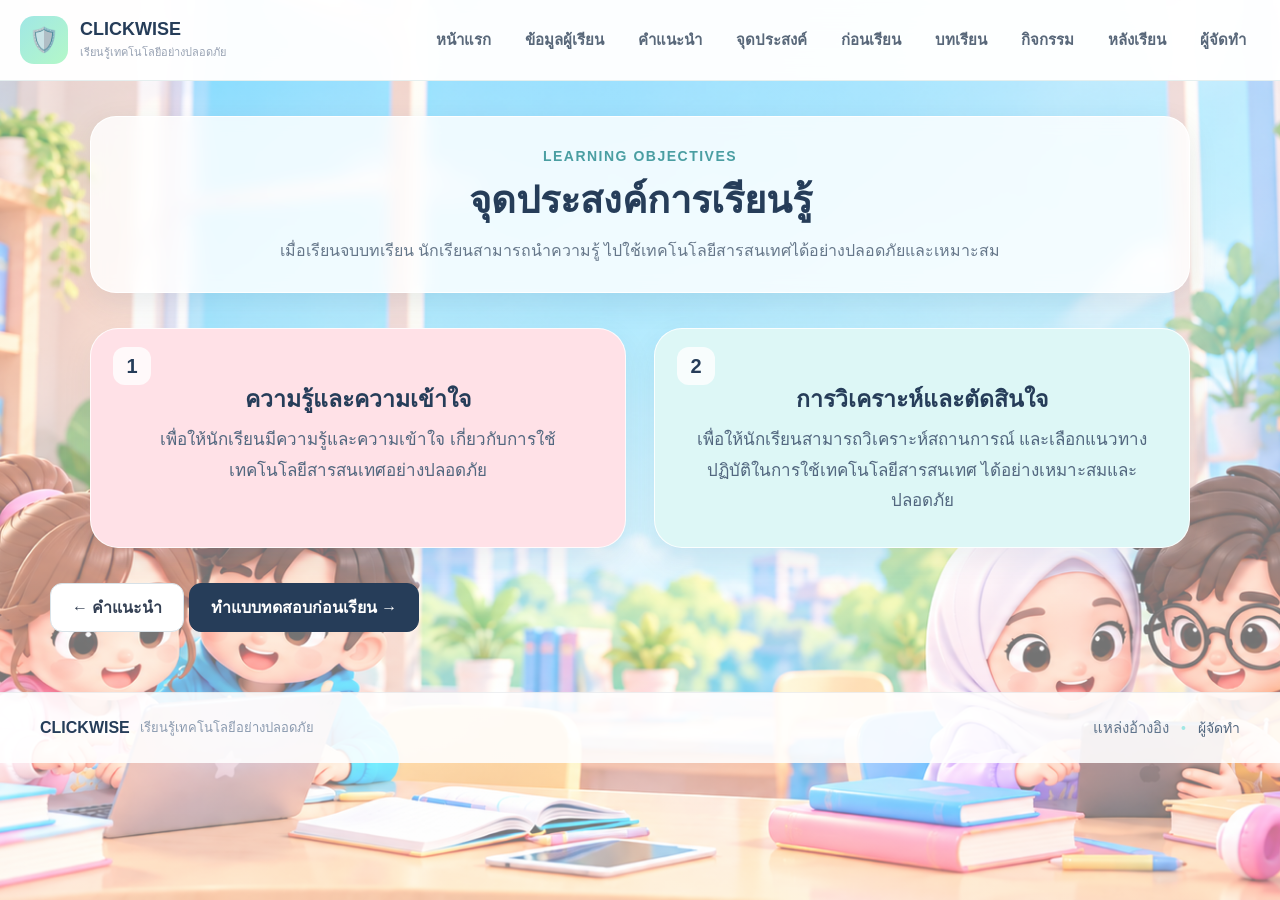
<file: objective.html>
<!DOCTYPE html>
<html lang="th">
<head>
<meta charset="UTF-8">
<meta name="viewport" content="width=device-width, initial-scale=1.0">
<title>จุดประสงค์ | CLICKWISE</title>
<link rel="stylesheet" href="style.css">
</head>

<body>

<header class="header">
<div class="header-inner">

<a href="index.html" class="logo">
<div class="logo-icon">🛡️</div>
<div>
<strong>CLICKWISE</strong>
<small>เรียนรู้เทคโนโลยีอย่างปลอดภัย</small>
</div>
</a>
<nav class="main-nav">

    <a href="index.html">หน้าแรก</a>

    <a href="student.html">ข้อมูลผู้เรียน</a>

    <a href="guide.html">คำแนะนำ</a>

    <a href="objective.html">จุดประสงค์</a>

    <a href="pretest.html">ก่อนเรียน</a>

    <a href="lesson.html">บทเรียน</a>

    <a href="activity.html">กิจกรรม</a>

    <a href="posttest.html">หลังเรียน</a>

    <a href="creator.html">ผู้จัดทำ</a>

</nav>

</div>
</header>


<main class="container">

<div class="objective-heading-box">

    <span class="objective-label">
        LEARNING OBJECTIVES
    </span>

    <h1>
        จุดประสงค์การเรียนรู้
    </h1>

    <p>
        เมื่อเรียนจบบทเรียน นักเรียนสามารถนำความรู้
        ไปใช้เทคโนโลยีสารสนเทศได้อย่างปลอดภัยและเหมาะสม
    </p>

</div>

<div class="info-grid objective-grid">

    <!-- จุดประสงค์ที่ 1 -->
    <div class="card info-card pink objective-card">

        <div class="objective-number">1</div>

        <div class="objective-content">
            <h3>ความรู้และความเข้าใจ</h3>

            <p>
                เพื่อให้นักเรียนมีความรู้และความเข้าใจ
                เกี่ยวกับการใช้เทคโนโลยีสารสนเทศอย่างปลอดภัย
            </p>
        </div>

    </div>


    <!-- จุดประสงค์ที่ 2 -->
    <div class="card info-card blue objective-card">

        <div class="objective-number">2</div>

        <div class="objective-content">
            <h3>การวิเคราะห์และตัดสินใจ</h3>

            <p>
                เพื่อให้นักเรียนสามารถวิเคราะห์สถานการณ์
                และเลือกแนวทางปฏิบัติในการใช้เทคโนโลยีสารสนเทศ
                ได้อย่างเหมาะสมและปลอดภัย
            </p>
        </div>

    </div>

</div>
<div class="page-nav">

<a href="guide.html" class="secondary-btn">
← คำแนะนำ
</a>

<a href="pretest.html" class="primary-btn">
ทำแบบทดสอบก่อนเรียน →
</a>

</div>

    </main>
<!-- =========================================
     FOOTER
========================================= -->

<footer class="site-footer">

    <div class="footer-inner">

        <div class="footer-brand">
            <strong>CLICKWISE</strong>
            <span>เรียนรู้เทคโนโลยีอย่างปลอดภัย</span>
        </div>

        <div class="footer-links">

            <button
                type="button"
                class="reference-open"
                onclick="openReference()"
            >
                แหล่งอ้างอิง
            </button>

            <span>•</span>

            <a href="creator.html">
                ผู้จัดทำ
            </a>

        </div>

    </div>

</footer>


<!-- =========================================
     REFERENCE POPUP
========================================= -->

<div
    class="reference-modal"
    id="referenceModal"
>

    <!-- คลิกพื้นหลังเพื่อปิด -->
    <div
        class="reference-overlay"
        onclick="closeReference()"
    ></div>


    <div class="reference-popup">

        <!-- ปุ่มปิด -->
        <button
            type="button"
            class="reference-close"
            onclick="closeReference()"
            aria-label="ปิด"
        >
            ×
        </button>


        <!-- หัวข้อ -->
        <div class="reference-popup-heading">

            <span class="reference-label">
                REFERENCES
            </span>

            <h2>
                แหล่งอ้างอิง
            </h2>

            <p>
                แหล่งข้อมูลและสื่อที่ใช้ประกอบการจัดทำบทเรียน
                เรื่อง ความปลอดภัยในการใช้งานเทคโนโลยีสารสนเทศ
            </p>

        </div>


        <!-- รายการอ้างอิง -->
        <div class="reference-list">


            <!-- 01 -->
            <div class="reference-item">

                <span class="reference-number">
                    01
                </span>

                <div>

                    <strong>
                        สื่อวิดีโอประกอบบทเรียน
                    </strong>

                    <p>
                        วิดีโอจาก YouTube ใช้ประกอบการเรียนรู้
                        เกี่ยวกับความปลอดภัยและการใช้งานอินเทอร์เน็ต
                    </p>

                    <a
                        href="https://youtu.be/K8zFT2v99gg?si=ees-YeCsHO6YlIqx"
                        target="_blank"
                        rel="noopener noreferrer"
                        class="reference-link"
                    >
                        เปิดแหล่งข้อมูล ↗
                    </a>

                </div>

            </div>


            <!-- 02 -->
            <div class="reference-item">

                <span class="reference-number">
                    02
                </span>

                <div>

                    <strong>
                        สื่อวิดีโอประกอบบทเรียน
                    </strong>

                    <p>
                        วิดีโอจาก YouTube ใช้ประกอบเนื้อหา
                        เรื่องความปลอดภัยในการใช้งานเทคโนโลยีสารสนเทศ
                    </p>

                    <a
                        href="https://youtu.be/qfJZNGuVdIw?si=51EcJH9w8ktWTAIR"
                        target="_blank"
                        rel="noopener noreferrer"
                        class="reference-link"
                    >
                        เปิดแหล่งข้อมูล ↗
                    </a>

                </div>

            </div>


            <!-- 03 -->
            <div class="reference-item">

                <span class="reference-number">
                    03
                </span>

                <div>

                    <strong>
                        หนังสือและเอกสารประกอบการเรียนรู้
                    </strong>

                    <p>
                        เอกสารออนไลน์จาก PUBHTML5
                        ใช้เป็นแหล่งข้อมูลประกอบเนื้อหาภายในบทเรียน
                    </p>

                    <a
                        href="https://online.pubhtml5.com/upse/wwzj/"
                        target="_blank"
                        rel="noopener noreferrer"
                        class="reference-link"
                    >
                        เปิดแหล่งข้อมูล ↗
                    </a>

                </div>

            </div>


        </div>

    </div>

</div>

    <script src="script.js"></script>

</body>
</html>
</file>
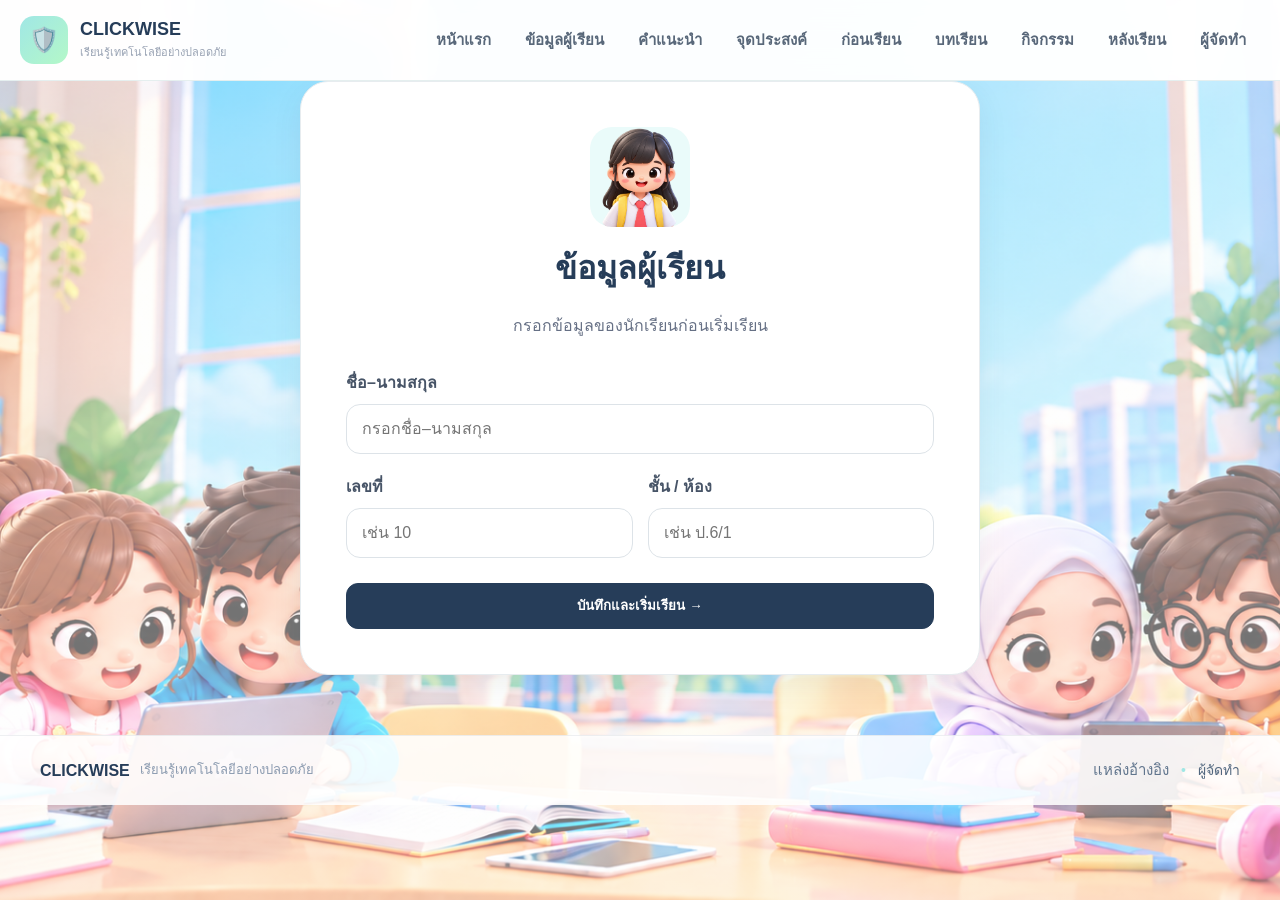
<file: posttest.html>
<!DOCTYPE html>
<html lang="th">
<head>
<meta charset="UTF-8">
<meta name="viewport" content="width=device-width, initial-scale=1.0">
<title>แบบทดสอบหลังเรียน | CLICKWISE</title>
<link rel="stylesheet" href="style.css">
</head>

<body onload="startQuiz('posttest')">

<header class="header">
<div class="header-inner">

<a href="index.html" class="logo">
<div class="logo-icon">🛡️</div>
<div>
<strong>CLICKWISE</strong>
<small>เรียนรู้เทคโนโลยีอย่างปลอดภัย</small>
</div>
</a>

<nav class="main-nav">

    <a href="index.html">หน้าแรก</a>

    <a href="student.html">ข้อมูลผู้เรียน</a>

    <a href="guide.html">คำแนะนำ</a>

    <a href="objective.html">จุดประสงค์</a>

    <a href="pretest.html">ก่อนเรียน</a>

    <a href="lesson.html">บทเรียน</a>

    <a href="activity.html">กิจกรรม</a>

    <a href="posttest.html">หลังเรียน</a>

    <a href="creator.html">ผู้จัดทำ</a>


</nav>
</div>
</header>


<main class="container quiz-box">
<div class="quiz-heading-box">

    <span class="quiz-label">
        POST-TEST
    </span>

    <h1>
        แบบทดสอบหลังเรียน
    </h1>

    <p>
        จำนวน 10 ข้อ เลือกคำตอบที่ถูกต้องที่สุดเพียงข้อเดียว
    </p>

</div>


<!-- ข้อมูลนักเรียน -->
<div id="studentInfo" class="student-bar"></div>


<!-- แถบความคืบหน้า -->
<div class="quiz-progress">

    <div class="progress-track">

        <div
            id="progressFill"
            class="progress-fill"
            style="width:10%">
        </div>

    </div>

</div>
<div class="question-card">

<span
id="questionNumber"
class="question-number">
ข้อ 1 / 10
</span>

<h2 id="questionText">
กำลังโหลดคำถาม...
</h2>

<div id="answers" class="answers"></div>


<div class="quiz-actions">

<button
id="prevBtn"
class="secondary-btn"
onclick="previousQuestion()">
← ย้อนกลับ
</button>

<button
id="nextBtn"
class="primary-btn"
onclick="nextQuestion()">
ข้อต่อไป →
</button>

</div>

</div>

</main>
<!-- =========================================
     FOOTER
========================================= -->

<footer class="site-footer">

    <div class="footer-inner">

        <div class="footer-brand">
            <strong>CLICKWISE</strong>
            <span>เรียนรู้เทคโนโลยีอย่างปลอดภัย</span>
        </div>

        <div class="footer-links">

            <button
                type="button"
                class="reference-open"
                onclick="openReference()"
            >
                แหล่งอ้างอิง
            </button>

            <span>•</span>

            <a href="creator.html">
                ผู้จัดทำ
            </a>

        </div>

    </div>

</footer>


<!-- =========================================
     REFERENCE POPUP
========================================= -->

<div
    class="reference-modal"
    id="referenceModal"
>

    <!-- คลิกพื้นหลังเพื่อปิด -->
    <div
        class="reference-overlay"
        onclick="closeReference()"
    ></div>


    <div class="reference-popup">

        <!-- ปุ่มปิด -->
        <button
            type="button"
            class="reference-close"
            onclick="closeReference()"
            aria-label="ปิด"
        >
            ×
        </button>


        <!-- หัวข้อ -->
        <div class="reference-popup-heading">

            <span class="reference-label">
                REFERENCES
            </span>

            <h2>
                แหล่งอ้างอิง
            </h2>

            <p>
                แหล่งข้อมูลและสื่อที่ใช้ประกอบการจัดทำบทเรียน
                เรื่อง ความปลอดภัยในการใช้งานเทคโนโลยีสารสนเทศ
            </p>

        </div>


        <!-- รายการอ้างอิง -->
        <div class="reference-list">


            <!-- 01 -->
            <div class="reference-item">

                <span class="reference-number">
                    01
                </span>

                <div>

                    <strong>
                        สื่อวิดีโอประกอบบทเรียน
                    </strong>

                    <p>
                        วิดีโอจาก YouTube ใช้ประกอบการเรียนรู้
                        เกี่ยวกับความปลอดภัยและการใช้งานอินเทอร์เน็ต
                    </p>

                    <a
                        href="https://youtu.be/K8zFT2v99gg?si=ees-YeCsHO6YlIqx"
                        target="_blank"
                        rel="noopener noreferrer"
                        class="reference-link"
                    >
                        เปิดแหล่งข้อมูล ↗
                    </a>

                </div>

            </div>


            <!-- 02 -->
            <div class="reference-item">

                <span class="reference-number">
                    02
                </span>

                <div>

                    <strong>
                        สื่อวิดีโอประกอบบทเรียน
                    </strong>

                    <p>
                        วิดีโอจาก YouTube ใช้ประกอบเนื้อหา
                        เรื่องความปลอดภัยในการใช้งานเทคโนโลยีสารสนเทศ
                    </p>

                    <a
                        href="https://youtu.be/qfJZNGuVdIw?si=51EcJH9w8ktWTAIR"
                        target="_blank"
                        rel="noopener noreferrer"
                        class="reference-link"
                    >
                        เปิดแหล่งข้อมูล ↗
                    </a>

                </div>

            </div>


            <!-- 03 -->
            <div class="reference-item">

                <span class="reference-number">
                    03
                </span>

                <div>

                    <strong>
                        หนังสือและเอกสารประกอบการเรียนรู้
                    </strong>

                    <p>
                        เอกสารออนไลน์จาก PUBHTML5
                        ใช้เป็นแหล่งข้อมูลประกอบเนื้อหาภายในบทเรียน
                    </p>

                    <a
                        href="https://online.pubhtml5.com/upse/wwzj/"
                        target="_blank"
                        rel="noopener noreferrer"
                        class="reference-link"
                    >
                        เปิดแหล่งข้อมูล ↗
                    </a>

                </div>

            </div>


        </div>

    </div>

</div>


<script src="script.js"></script>

</body>
</html>
</file>
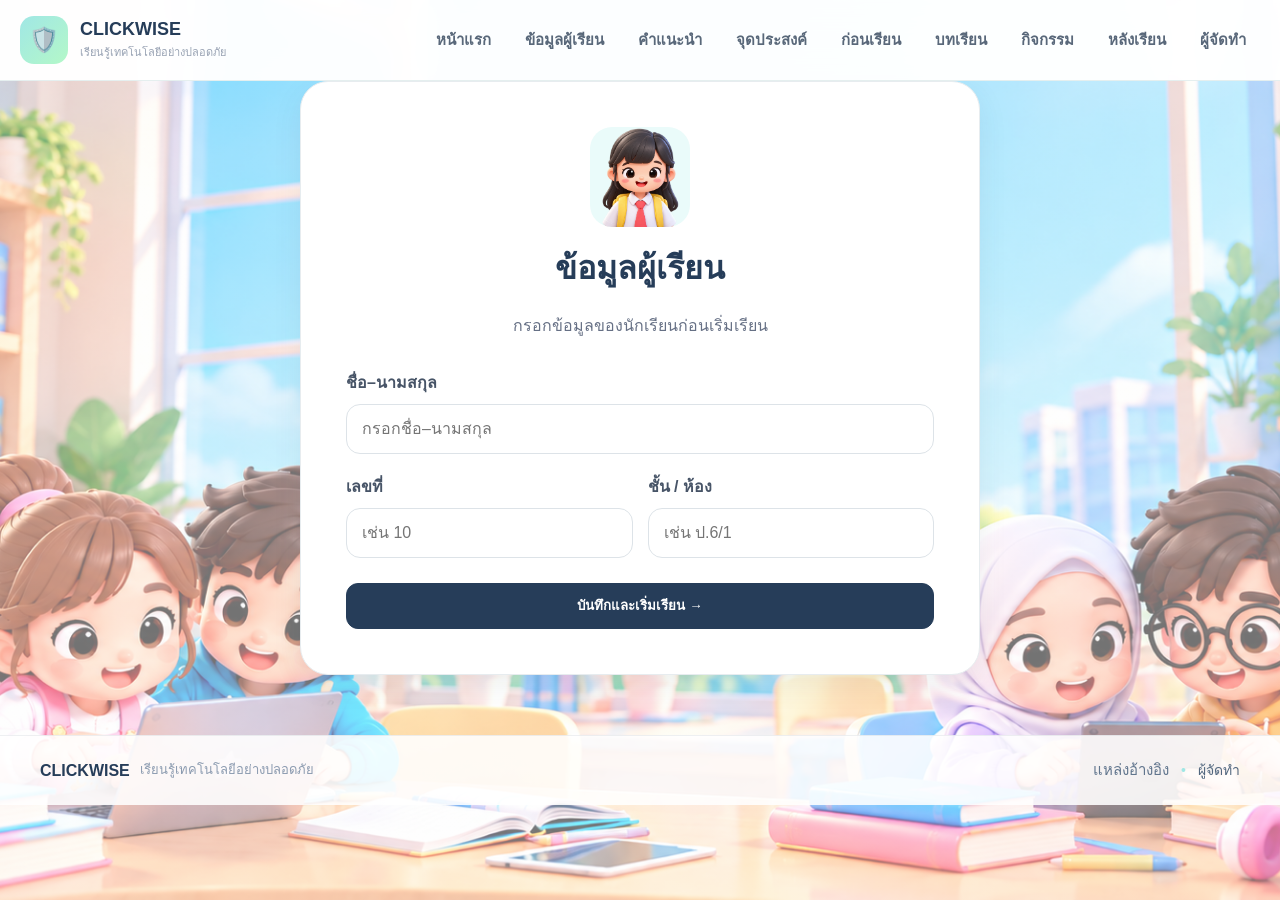
<file: pretest.html>
<!DOCTYPE html>
<html lang="th">
<head>
<meta charset="UTF-8">
<meta name="viewport" content="width=device-width, initial-scale=1.0">
<title>แบบทดสอบก่อนเรียน | CLICKWISE</title>
<link rel="stylesheet" href="style.css">
</head>

<body onload="startQuiz('pretest')">

<header class="header">
<div class="header-inner">

<a href="index.html" class="logo">
<div class="logo-icon">🛡️</div>
<div>
<strong>CLICKWISE</strong>
<small>เรียนรู้เทคโนโลยีอย่างปลอดภัย</small>
</div>
</a>

<nav class="main-nav">

    <a href="index.html">หน้าแรก</a>

    <a href="student.html">ข้อมูลผู้เรียน</a>

    <a href="guide.html">คำแนะนำ</a>

    <a href="objective.html">จุดประสงค์</a>

    <a href="pretest.html">ก่อนเรียน</a>

    <a href="lesson.html">บทเรียน</a>

    <a href="activity.html">กิจกรรม</a>

    <a href="posttest.html">หลังเรียน</a>

    <a href="creator.html">ผู้จัดทำ</a>

</nav>
</div>
</header>


<main class="container quiz-box">

<div class="quiz-heading-box">

    <span class="quiz-label">
        PRE-TEST
    </span>

    <h1>
        แบบทดสอบก่อนเรียน
    </h1>

    <p>
        จำนวน 10 ข้อ เลือกคำตอบที่ถูกต้องที่สุดเพียงข้อเดียว
    </p>

</div>
<div id="studentInfo" class="student-bar"></div>


<div class="quiz-progress">

<div class="progress-track">
<div
id="progressFill"
class="progress-fill"
style="width:10%">
</div>
</div>

</div>


<div class="question-card">

<span
id="questionNumber"
class="question-number">
ข้อ 1 / 10
</span>

<h2 id="questionText">
กำลังโหลดคำถาม...
</h2>

<div
id="answers"
class="answers">
</div>


<div class="quiz-actions">

<button
id="prevBtn"
class="secondary-btn"
onclick="previousQuestion()">
← ย้อนกลับ
</button>

<button
id="nextBtn"
class="primary-btn"
onclick="nextQuestion()">
ข้อต่อไป →
</button>

</div>

</div>

</main>
<!-- =========================================
     FOOTER
========================================= -->

<footer class="site-footer">

    <div class="footer-inner">

        <div class="footer-brand">
            <strong>CLICKWISE</strong>
            <span>เรียนรู้เทคโนโลยีอย่างปลอดภัย</span>
        </div>

        <div class="footer-links">

            <button
                type="button"
                class="reference-open"
                onclick="openReference()"
            >
                แหล่งอ้างอิง
            </button>

            <span>•</span>

            <a href="creator.html">
                ผู้จัดทำ
            </a>

        </div>

    </div>

</footer>


<!-- =========================================
     REFERENCE POPUP
========================================= -->

<div
    class="reference-modal"
    id="referenceModal"
>

    <!-- คลิกพื้นหลังเพื่อปิด -->
    <div
        class="reference-overlay"
        onclick="closeReference()"
    ></div>


    <div class="reference-popup">

        <!-- ปุ่มปิด -->
        <button
            type="button"
            class="reference-close"
            onclick="closeReference()"
            aria-label="ปิด"
        >
            ×
        </button>


        <!-- หัวข้อ -->
        <div class="reference-popup-heading">

            <span class="reference-label">
                REFERENCES
            </span>

            <h2>
                แหล่งอ้างอิง
            </h2>

            <p>
                แหล่งข้อมูลและสื่อที่ใช้ประกอบการจัดทำบทเรียน
                เรื่อง ความปลอดภัยในการใช้งานเทคโนโลยีสารสนเทศ
            </p>

        </div>


        <!-- รายการอ้างอิง -->
        <div class="reference-list">


            <!-- 01 -->
            <div class="reference-item">

                <span class="reference-number">
                    01
                </span>

                <div>

                    <strong>
                        สื่อวิดีโอประกอบบทเรียน
                    </strong>

                    <p>
                        วิดีโอจาก YouTube ใช้ประกอบการเรียนรู้
                        เกี่ยวกับความปลอดภัยและการใช้งานอินเทอร์เน็ต
                    </p>

                    <a
                        href="https://youtu.be/K8zFT2v99gg?si=ees-YeCsHO6YlIqx"
                        target="_blank"
                        rel="noopener noreferrer"
                        class="reference-link"
                    >
                        เปิดแหล่งข้อมูล ↗
                    </a>

                </div>

            </div>


            <!-- 02 -->
            <div class="reference-item">

                <span class="reference-number">
                    02
                </span>

                <div>

                    <strong>
                        สื่อวิดีโอประกอบบทเรียน
                    </strong>

                    <p>
                        วิดีโอจาก YouTube ใช้ประกอบเนื้อหา
                        เรื่องความปลอดภัยในการใช้งานเทคโนโลยีสารสนเทศ
                    </p>

                    <a
                        href="https://youtu.be/qfJZNGuVdIw?si=51EcJH9w8ktWTAIR"
                        target="_blank"
                        rel="noopener noreferrer"
                        class="reference-link"
                    >
                        เปิดแหล่งข้อมูล ↗
                    </a>

                </div>

            </div>


            <!-- 03 -->
            <div class="reference-item">

                <span class="reference-number">
                    03
                </span>

                <div>

                    <strong>
                        หนังสือและเอกสารประกอบการเรียนรู้
                    </strong>

                    <p>
                        เอกสารออนไลน์จาก PUBHTML5
                        ใช้เป็นแหล่งข้อมูลประกอบเนื้อหาภายในบทเรียน
                    </p>

                    <a
                        href="https://online.pubhtml5.com/upse/wwzj/"
                        target="_blank"
                        rel="noopener noreferrer"
                        class="reference-link"
                    >
                        เปิดแหล่งข้อมูล ↗
                    </a>

                </div>

            </div>


        </div>

    </div>

</div>


<script src="script.js"></script>

</body>
</html>
</file>
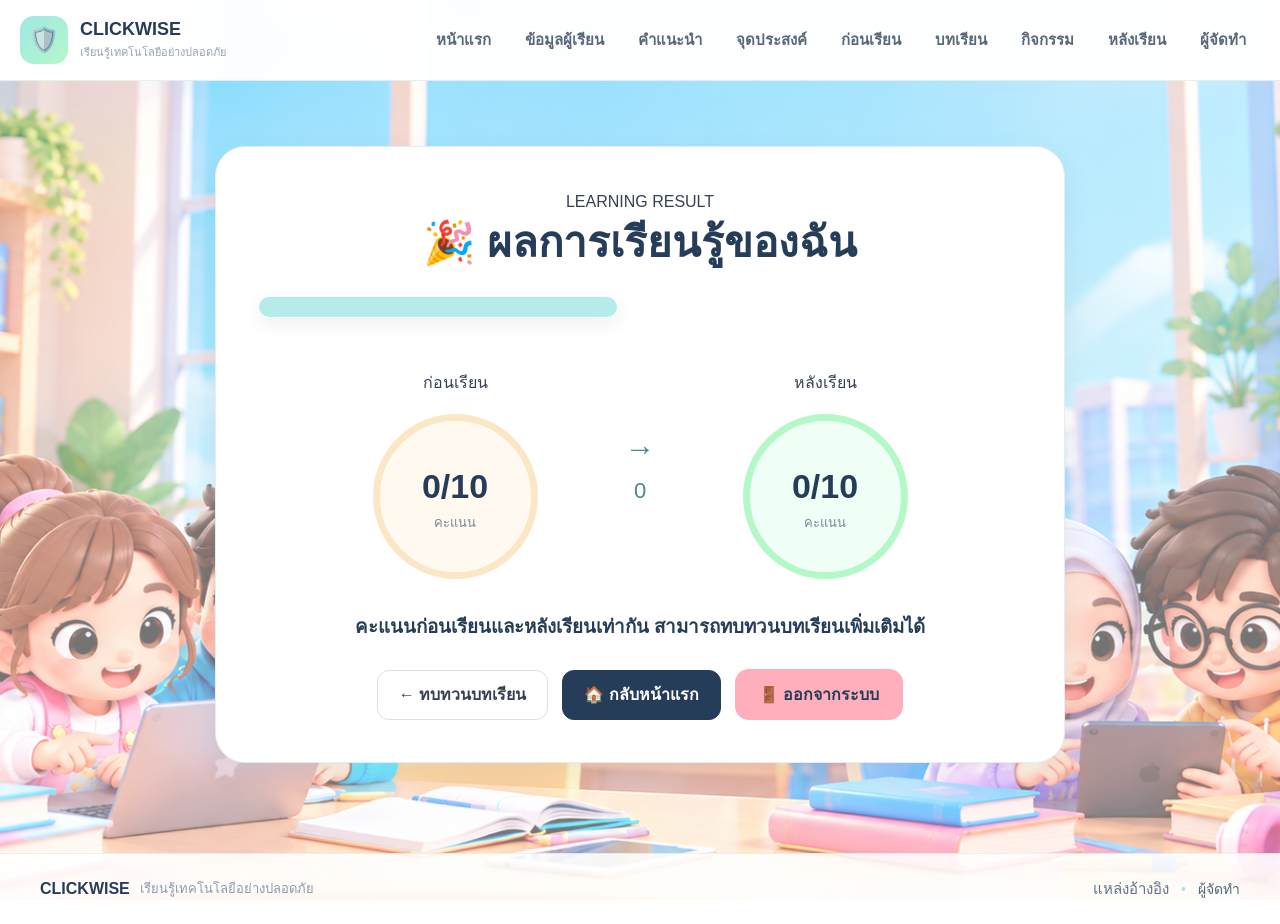
<file: result.html>
<!DOCTYPE html>
<html lang="th">
<head>
<meta charset="UTF-8">
<meta name="viewport" content="width=device-width, initial-scale=1.0">
<title>ผลการเรียนรู้ | CLICKWISE</title>
<link rel="stylesheet" href="style.css">
</head>

<body onload="showResult()">

<header class="header">

<div class="header-inner">

<a href="index.html" class="logo">

<div class="logo-icon">
🛡️
</div>

<div>
<strong>CLICKWISE</strong>
<small>เรียนรู้เทคโนโลยีอย่างปลอดภัย</small>
</div>

</a>

<nav class="main-nav">

    <a href="index.html">หน้าแรก</a>

    <a href="student.html">ข้อมูลผู้เรียน</a>

    <a href="guide.html">คำแนะนำ</a>

    <a href="objective.html">จุดประสงค์</a>

    <a href="pretest.html">ก่อนเรียน</a>

    <a href="lesson.html">บทเรียน</a>

    <a href="activity.html">กิจกรรม</a>

    <a href="posttest.html">หลังเรียน</a>

    <a href="creator.html">ผู้จัดทำ</a>


</nav>

</div>

</header>


<main class="container">


<div class="card result-card">

<span class="badge">
LEARNING RESULT
</span>

<h1>
🎉 ผลการเรียนรู้ของฉัน
</h1>


<div
id="studentInfo"
class="student-bar"
style="margin-top:25px;">
</div>


<div class="score-comparison">


<div>

<p>
ก่อนเรียน
</p>

<div class="score-circle pre">

<strong id="preScore">
0/10
</strong>

<span>
คะแนน
</span>

</div>

</div>


<div class="difference">

→

<div
id="difference"
style="font-size:22px;">
0
</div>

</div>


<div>

<p>
หลังเรียน
</p>

<div class="score-circle post">

<strong id="postScore">
0/10
</strong>

<span>
คะแนน
</span>

</div>

</div>


</div>


<h3 id="resultMessage">
กำลังประมวลผล...
</h3>


<div
    class="hero-buttons result-actions"
    style="justify-content:center;"
>

    <!-- ทบทวนบทเรียน -->
    <a
        href="lesson.html"
        class="secondary-btn"
    >
        ← ทบทวนบทเรียน
    </a>

    <!-- กลับหน้าแรก -->
    <a
        href="index.html"
        class="primary-btn"
    >
        🏠 กลับหน้าแรก
    </a>

    <!-- ออกจากระบบ -->
    <button
        type="button"
        class="logout-btn"
        onclick="logoutStudent()"
    >
        🚪 ออกจากระบบ
    </button>

</div>

</main>
<!-- =========================================
     FOOTER
========================================= -->

<footer class="site-footer">

    <div class="footer-inner">

        <div class="footer-brand">
            <strong>CLICKWISE</strong>
            <span>เรียนรู้เทคโนโลยีอย่างปลอดภัย</span>
        </div>

        <div class="footer-links">

            <button
                type="button"
                class="reference-open"
                onclick="openReference()"
            >
                แหล่งอ้างอิง
            </button>

            <span>•</span>

            <a href="creator.html">
                ผู้จัดทำ
            </a>

        </div>

    </div>

</footer>


<!-- =========================================
     REFERENCE POPUP
========================================= -->

<div
    class="reference-modal"
    id="referenceModal"
>

    <!-- คลิกพื้นหลังเพื่อปิด -->
    <div
        class="reference-overlay"
        onclick="closeReference()"
    ></div>


    <div class="reference-popup">

        <!-- ปุ่มปิด -->
        <button
            type="button"
            class="reference-close"
            onclick="closeReference()"
            aria-label="ปิด"
        >
            ×
        </button>


        <!-- หัวข้อ -->
        <div class="reference-popup-heading">

            <span class="reference-label">
                REFERENCES
            </span>

            <h2>
                แหล่งอ้างอิง
            </h2>

            <p>
                แหล่งข้อมูลและสื่อที่ใช้ประกอบการจัดทำบทเรียน
                เรื่อง ความปลอดภัยในการใช้งานเทคโนโลยีสารสนเทศ
            </p>

        </div>


        <!-- รายการอ้างอิง -->
        <div class="reference-list">


            <!-- 01 -->
            <div class="reference-item">

                <span class="reference-number">
                    01
                </span>

                <div>

                    <strong>
                        สื่อวิดีโอประกอบบทเรียน
                    </strong>

                    <p>
                        วิดีโอจาก YouTube ใช้ประกอบการเรียนรู้
                        เกี่ยวกับความปลอดภัยและการใช้งานอินเทอร์เน็ต
                    </p>

                    <a
                        href="https://youtu.be/K8zFT2v99gg?si=ees-YeCsHO6YlIqx"
                        target="_blank"
                        rel="noopener noreferrer"
                        class="reference-link"
                    >
                        เปิดแหล่งข้อมูล ↗
                    </a>

                </div>

            </div>


            <!-- 02 -->
            <div class="reference-item">

                <span class="reference-number">
                    02
                </span>

                <div>

                    <strong>
                        สื่อวิดีโอประกอบบทเรียน
                    </strong>

                    <p>
                        วิดีโอจาก YouTube ใช้ประกอบเนื้อหา
                        เรื่องความปลอดภัยในการใช้งานเทคโนโลยีสารสนเทศ
                    </p>

                    <a
                        href="https://youtu.be/qfJZNGuVdIw?si=51EcJH9w8ktWTAIR"
                        target="_blank"
                        rel="noopener noreferrer"
                        class="reference-link"
                    >
                        เปิดแหล่งข้อมูล ↗
                    </a>

                </div>

            </div>


            <!-- 03 -->
            <div class="reference-item">

                <span class="reference-number">
                    03
                </span>

                <div>

                    <strong>
                        หนังสือและเอกสารประกอบการเรียนรู้
                    </strong>

                    <p>
                        เอกสารออนไลน์จาก PUBHTML5
                        ใช้เป็นแหล่งข้อมูลประกอบเนื้อหาภายในบทเรียน
                    </p>

                    <a
                        href="https://online.pubhtml5.com/upse/wwzj/"
                        target="_blank"
                        rel="noopener noreferrer"
                        class="reference-link"
                    >
                        เปิดแหล่งข้อมูล ↗
                    </a>

                </div>

            </div>


        </div>

    </div>

</div>


<script src="script.js"></script>

</body>
</html>
</file>
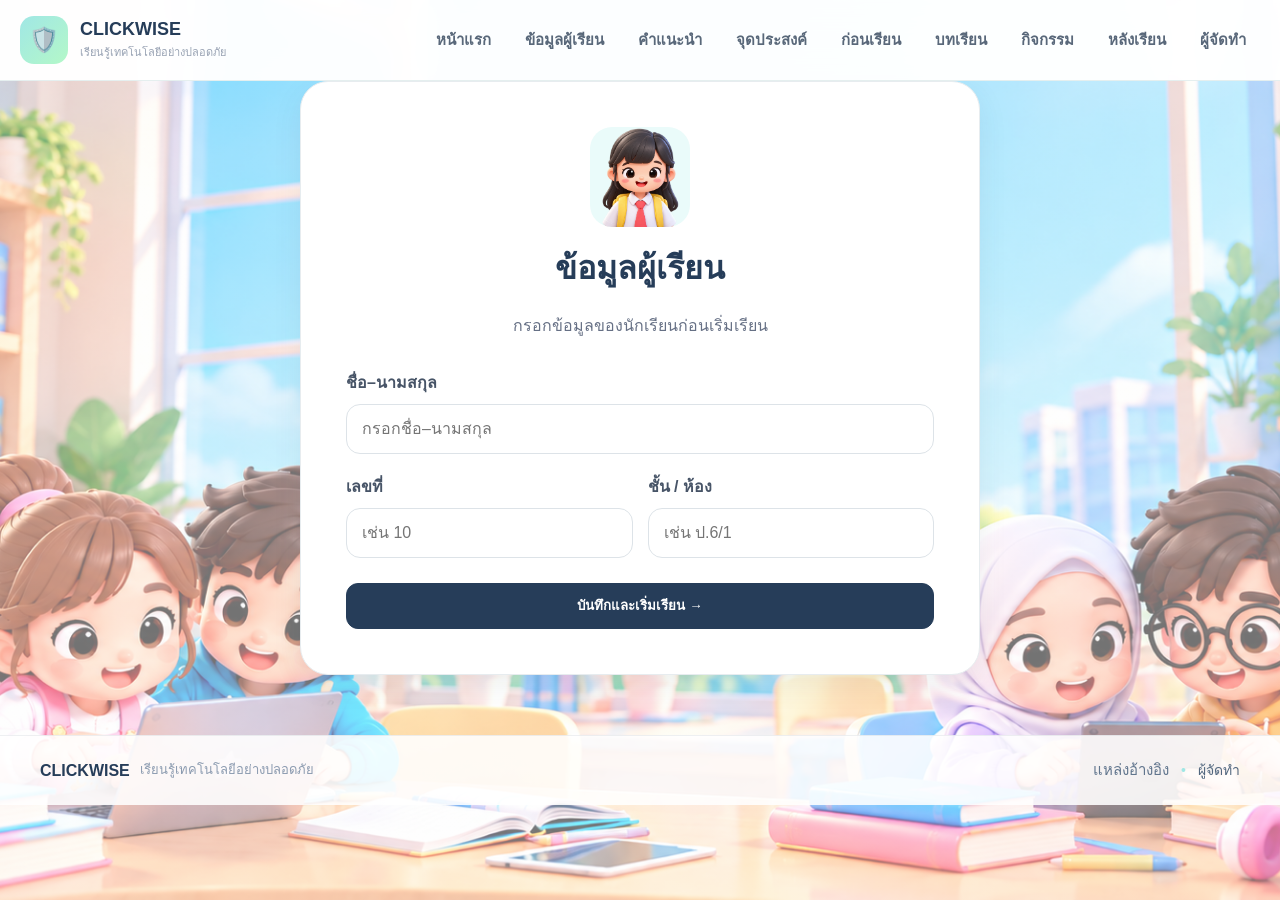
<file: student.html>
<!DOCTYPE html>
<html lang="th">
<head>
<meta charset="UTF-8">
<meta name="viewport" content="width=device-width, initial-scale=1.0">
<title>ข้อมูลผู้เรียน |CLICKWISE</title>
<link rel="stylesheet" href="style.css">
</head>

<body>

<header class="header">
<div class="header-inner">

<a href="index.html" class="logo">
<div class="logo-icon">🛡️</div>
<div>
<strong>CLICKWISE</strong>
<small>เรียนรู้เทคโนโลยีอย่างปลอดภัย</small>
</div>
</a>

<nav class="main-nav">

    <a href="index.html">หน้าแรก</a>

    <a href="student.html">ข้อมูลผู้เรียน</a>

    <a href="guide.html">คำแนะนำ</a>

    <a href="objective.html">จุดประสงค์</a>

    <a href="pretest.html">ก่อนเรียน</a>

    <a href="lesson.html">บทเรียน</a>

    <a href="activity.html">กิจกรรม</a>

    <a href="posttest.html">หลังเรียน</a>

    <a href="creator.html">ผู้จัดทำ</a>

</nav>

</div>
</header>


<main class="container">

<div class="form-card">

<div class="student-icon student-avatar-box">
    <img
        src="ps.png"
        alt="ข้อมูลผู้เรียน"
        class="student-avatar"
    >
</div>
<h1>ข้อมูลผู้เรียน</h1>

<p>
กรอกข้อมูลของนักเรียนก่อนเริ่มเรียน
</p>


<div class="form-group">
<label for="studentName">ชื่อ–นามสกุล</label>
<input
type="text"
id="studentName"
placeholder="กรอกชื่อ–นามสกุล">
</div>


<div class="form-row">

<div class="form-group">
<label for="studentNumber">เลขที่</label>
<input
type="number"
id="studentNumber"
placeholder="เช่น 10">
</div>


<div class="form-group">
<label for="studentClass">ชั้น / ห้อง</label>
<input
type="text"
id="studentClass"
placeholder="เช่น ป.6/1">
</div>

</div>


<button
class="primary-btn"
onclick="saveStudent()">

บันทึกและเริ่มเรียน →

</button>

</div>

</main>
<!-- =========================================
     FOOTER
========================================= -->

<footer class="site-footer">

    <div class="footer-inner">

        <div class="footer-brand">
            <strong>CLICKWISE </strong>
            <span>เรียนรู้เทคโนโลยีอย่างปลอดภัย</span>
        </div>

        <div class="footer-links">

            <button
                type="button"
                class="reference-open"
                onclick="openReference()"
            >
                แหล่งอ้างอิง
            </button>

            <span>•</span>

            <a href="creator.html">
                ผู้จัดทำ
            </a>

        </div>

    </div>

</footer>


<!-- =========================================
     REFERENCE POPUP
========================================= -->

<div
    class="reference-modal"
    id="referenceModal"
>

    <!-- คลิกพื้นหลังเพื่อปิด -->
    <div
        class="reference-overlay"
        onclick="closeReference()"
    ></div>


    <div class="reference-popup">

        <!-- ปุ่มปิด -->
        <button
            type="button"
            class="reference-close"
            onclick="closeReference()"
            aria-label="ปิด"
        >
            ×
        </button>


        <!-- หัวข้อ -->
        <div class="reference-popup-heading">

            <span class="reference-label">
                REFERENCES
            </span>

            <h2>
                แหล่งอ้างอิง
            </h2>

            <p>
                แหล่งข้อมูลและสื่อที่ใช้ประกอบการจัดทำบทเรียน
                เรื่อง ความปลอดภัยในการใช้งานเทคโนโลยีสารสนเทศ
            </p>

        </div>


        <!-- รายการอ้างอิง -->
        <div class="reference-list">


            <!-- 01 -->
            <div class="reference-item">

                <span class="reference-number">
                    01
                </span>

                <div>

                    <strong>
                        สื่อวิดีโอประกอบบทเรียน
                    </strong>

                    <p>
                        วิดีโอจาก YouTube ใช้ประกอบการเรียนรู้
                        เกี่ยวกับความปลอดภัยและการใช้งานอินเทอร์เน็ต
                    </p>

                    <a
                        href="https://youtu.be/K8zFT2v99gg?si=ees-YeCsHO6YlIqx"
                        target="_blank"
                        rel="noopener noreferrer"
                        class="reference-link"
                    >
                        เปิดแหล่งข้อมูล ↗
                    </a>

                </div>

            </div>


            <!-- 02 -->
            <div class="reference-item">

                <span class="reference-number">
                    02
                </span>

                <div>

                    <strong>
                        สื่อวิดีโอประกอบบทเรียน
                    </strong>

                    <p>
                        วิดีโอจาก YouTube ใช้ประกอบเนื้อหา
                        เรื่องความปลอดภัยในการใช้งานเทคโนโลยีสารสนเทศ
                    </p>

                    <a
                        href="https://youtu.be/qfJZNGuVdIw?si=51EcJH9w8ktWTAIR"
                        target="_blank"
                        rel="noopener noreferrer"
                        class="reference-link"
                    >
                        เปิดแหล่งข้อมูล ↗
                    </a>

                </div>

            </div>


            <!-- 03 -->
            <div class="reference-item">

                <span class="reference-number">
                    03
                </span>

                <div>

                    <strong>
                        หนังสือและเอกสารประกอบการเรียนรู้
                    </strong>

                    <p>
                        เอกสารออนไลน์จาก PUBHTML5
                        ใช้เป็นแหล่งข้อมูลประกอบเนื้อหาภายในบทเรียน
                    </p>

                    <a
                        href="https://online.pubhtml5.com/upse/wwzj/"
                        target="_blank"
                        rel="noopener noreferrer"
                        class="reference-link"
                    >
                        เปิดแหล่งข้อมูล ↗
                    </a>

                </div>

            </div>


        </div>

    </div>

</div>



<script src="script.js"></script>

</body>
</html>
<script src="script.js"></script>

</body>
</html>
</file>
<file: style.css>
/* =========================================================
   CLICKWISE — COMPLETE WEBSITE STYLESHEET
   ใช้กับทุกหน้า
========================================================= */


/* =========================================================
   1. VARIABLES
========================================================= */

:root {
    --pink: #FFAEBC;
    --blue: #A0E7E5;
    --mint: #B4F8C8;
    --yellow: #FBE7C6;

    --pink-soft: #FFF1F4;
    --blue-soft: #EEFCFC;
    --mint-soft: #F0FFF5;
    --yellow-soft: #FFF9EF;

    --white: #FFFFFF;
    --cream: #FFFEFA;

    --text: #344054;
    --text-dark: #263D59;
    --muted: #667085;
    --light-text: #98A2B3;

    --border: #E7ECEF;

    --shadow:
        0 10px 30px
        rgba(54, 74, 90, 0.08);

    --shadow-hover:
        0 16px 35px
        rgba(54, 74, 90, 0.13);

    --radius-sm: 12px;
    --radius-md: 18px;
    --radius-lg: 24px;
    --radius-xl: 30px;

    --transition: 0.25s ease;
}


/* =========================================================
   2. RESET
========================================================= */

* {
    box-sizing: border-box;
}

html {
    scroll-behavior: smooth;
}

body {
    margin: 0;

    font-family:
        "Sarabun",
        "Noto Sans Thai",
        sans-serif;

    background:
        linear-gradient(
            180deg,
            #FFFEFA 0%,
            #FFFFFF 45%,
            #F9FEFE 100%
        );

    color: var(--text);

    min-height: 100vh;

    line-height: 1.6;
}

img {
    max-width: 100%;
    height: auto;
}

a {
    color: inherit;
    text-decoration: none;
}

button,
input,
select,
textarea {
    font-family:
        "Sarabun",
        sans-serif;
}

button {
    cursor: pointer;
}


/* =========================================================
   3. TYPOGRAPHY
========================================================= */

h1,
h2,
h3,
h4,
h5,
h6 {
    color: var(--text-dark);
    line-height: 1.35;
}

p {
    line-height: 1.8;
}

strong {
    font-weight: 700;
}


/* =========================================================
   4. GENERAL CONTAINER
========================================================= */

.container {
    width: min(1180px, calc(100% - 40px));

    margin-left: auto;
    margin-right: auto;
}

.page-section {
    padding: 55px 0 80px;
}

.page-header {
    text-align: center;

    max-width: 800px;

    margin:
        0 auto 35px;
}

.page-header h1 {
    margin:
        8px 0 12px;

    font-size:
        clamp(30px, 5vw, 46px);
}

.page-header p {
    margin: 0;

    color: var(--muted);

    font-size: 17px;
}


/* =========================================================
   5. HEADER / NAVBAR
========================================================= */

.site-header {
    position: sticky;

    top: 0;

    z-index: 1000;

    width: 100%;

    background:
        rgba(255, 255, 255, 0.92);

    border-bottom:
        1px solid rgba(160, 231, 229, 0.45);

    backdrop-filter:
        blur(12px);

    -webkit-backdrop-filter:
        blur(12px);
}

.nav-wrap {
    width:
        min(1240px, calc(100% - 32px));

    min-height: 78px;

    margin: auto;

    display: flex;

    align-items: center;

    justify-content: space-between;

    gap: 25px;
}


/* BRAND */

.brand {
    display: flex;

    align-items: center;

    gap: 11px;

    flex-shrink: 0;
}

.brand-icon {
    width: 47px;
    height: 47px;

    display: flex;

    justify-content: center;
    align-items: center;

    border-radius: 15px;

    background:
        linear-gradient(
            135deg,
            var(--blue),
            var(--mint)
        );

    font-size: 25px;

    box-shadow:
        0 7px 17px
        rgba(160, 231, 229, .3);
}

.brand-text,
.brand > div:last-child {
    display: flex;

    flex-direction: column;
}

.brand strong {
    color: var(--text-dark);

    font-size: 18px;

    line-height: 1.2;
}

.brand span {
    color: var(--muted);

    font-size: 11px;

    margin-top: 2px;
}


/* NAV */

.main-nav {
    display: flex;

    align-items: center;

    justify-content: flex-end;

    gap: 5px;

    flex-wrap: wrap;
}

.main-nav a {
    position: relative;

    padding:
        9px 11px;

    border-radius: 11px;

    color: #52606D;

    font-size: 14px;

    font-weight: 600;

    transition: var(--transition);
}

.main-nav a:hover {
    background: var(--blue-soft);

    color: #28636A;
}

.main-nav a.active {
    background: var(--blue);

    color: #244F57;
}


/* =========================================================
   6. BUTTONS
========================================================= */

.btn {
    display: inline-flex;

    align-items: center;

    justify-content: center;

    gap: 8px;

    min-height: 48px;

    padding:
        12px 24px;

    border: none;

    border-radius: 14px;

    font-family:
        "Sarabun",
        sans-serif;

    font-size: 16px;

    font-weight: 700;

    cursor: pointer;

    transition: var(--transition);
}

.btn:hover {
    transform:
        translateY(-2px);

    box-shadow: var(--shadow-hover);
}

.btn:active {
    transform:
        translateY(0);
}

.btn-primary {
    background: var(--blue);

    color: #244F57;
}

.btn-primary:hover {
    background: #8FDDDB;
}

.btn-secondary {
    background: #F2F4F7;

    color: #475467;
}

.btn-secondary:hover {
    background: #E9ECEF;
}

.btn-pink {
    background: var(--pink);

    color: #713B47;
}

.btn-mint {
    background: var(--mint);

    color: #346047;
}

.btn-yellow {
    background: var(--yellow);

    color: #735B31;
}

.btn-block {
    width: 100%;
}


/* =========================================================
   7. GENERAL CARDS
========================================================= */

.card {
    background: var(--white);

    border:
        1px solid var(--border);

    border-radius: var(--radius-lg);

    padding: 28px;

    box-shadow: var(--shadow);
}

.card:hover {
    box-shadow: var(--shadow-hover);
}

.soft-card {
    padding: 25px;

    border-radius: var(--radius-lg);
}

.pink-bg {
    background: var(--pink-soft);
}

.blue-bg {
    background: var(--blue-soft);
}

.mint-bg {
    background: var(--mint-soft);
}

.yellow-bg {
    background: var(--yellow-soft);
}


/* =========================================================
   8. STUDENT INFORMATION
========================================================= */

.student-info {
    display: inline-flex;

    align-items: center;

    justify-content: center;

    gap: 7px;

    flex-wrap: wrap;

    min-height: 40px;

    margin-top: 10px;

    padding:
        8px 17px;

    border-radius: 999px;

    background: var(--blue-soft);

    color: #3E6970;

    font-size: 14px;

    font-weight: 600;
}


/* =========================================================
   9. HOME PAGE
========================================================= */

.hero {
    position: relative;

    min-height:
        calc(100vh - 78px);

    display: flex;

    align-items: center;

    overflow: hidden;

    padding:
        70px 0 80px;
}

.hero::before {
    content: "";

    position: absolute;

    width: 380px;
    height: 380px;

    border-radius: 50%;

    background:
        rgba(160, 231, 229, .28);

    top: -120px;
    right: -100px;

    filter: blur(3px);
}

.hero::after {
    content: "";

    position: absolute;

    width: 300px;
    height: 300px;

    border-radius: 50%;

    background:
        rgba(255, 174, 188, .20);

    bottom: -130px;
    left: -90px;
}

.hero-content {
    position: relative;

    z-index: 2;

    display: grid;

    grid-template-columns:
        1.05fr .95fr;

    gap: 55px;

    align-items: center;
}

.hero-text h1 {
    margin:
        12px 0 18px;

    font-size:
        clamp(38px, 6vw, 65px);

    line-height: 1.2;

    color: var(--text-dark);
}

.hero-text h1 span {
    color: #4E9DA2;
}

.hero-text p {
    max-width: 650px;

    margin-bottom: 28px;

    color: var(--muted);

    font-size: 18px;

    line-height: 1.9;
}

.hero-badge {
    display: inline-block;

    padding:
        8px 18px;

    border-radius: 999px;

    background: var(--yellow);

    color: #755D32;

    font-size: 14px;

    font-weight: 700;
}

.hero-buttons {
    display: flex;

    gap: 12px;

    flex-wrap: wrap;
}

.hero-image {
    display: flex;

    align-items: center;

    justify-content: center;
}

.hero-image img {
    width: 100%;

    max-width: 500px;

    filter:
        drop-shadow(
            0 20px 30px
            rgba(58, 80, 95, .12)
        );
}


/* =========================================================
   10. STUDENT PAGE / FORM
========================================================= */

.form-page {
    padding:
        55px 0 85px;
}

.form-card {
    width: min(680px, 100%);

    margin: auto;

    padding:
        clamp(25px, 5vw, 45px);

    background: #FFFFFF;

    border:
        1px solid var(--border);

    border-radius: 28px;

    box-shadow: var(--shadow);
}

.form-card h1,
.form-card h2 {
    text-align: center;

    margin-top: 0;
}

.form-card > p {
    text-align: center;

    color: var(--muted);

    margin-bottom: 30px;
}

.form-group {
    margin-bottom: 20px;
}

.form-group label {
    display: block;

    margin-bottom: 8px;

    color: #475467;

    font-weight: 700;
}

.form-group input,
.form-group select,
.form-group textarea {
    width: 100%;

    min-height: 50px;

    padding:
        12px 15px;

    border:
        1.5px solid #DDE3E8;

    border-radius: 14px;

    outline: none;

    background: #FFFFFF;

    color: var(--text);

    font-size: 16px;

    transition: var(--transition);
}

.form-group textarea {
    min-height: 120px;

    resize: vertical;
}

.form-group input:focus,
.form-group select:focus,
.form-group textarea:focus {
    border-color: var(--blue);

    box-shadow:
        0 0 0 4px
        rgba(160, 231, 229, .22);
}

.form-row {
    display: grid;

    grid-template-columns:
        1fr 1fr;

    gap: 15px;
}


/* =========================================================
   11. GUIDE PAGE
========================================================= */

.guide-grid {
    display: grid;

    grid-template-columns:
        repeat(2, 1fr);

    gap: 18px;
}

.guide-card {
    position: relative;

    display: flex;

    align-items: flex-start;

    gap: 17px;

    padding: 25px;

    border-radius: 22px;

    background: #FFFFFF;

    border:
        1px solid var(--border);

    box-shadow:
        0 8px 22px
        rgba(60, 80, 95, .06);
}

.guide-number {
    width: 48px;
    height: 48px;

    flex-shrink: 0;

    display: flex;

    align-items: center;

    justify-content: center;

    border-radius: 15px;

    background: var(--blue);

    color: #2B6269;

    font-weight: 700;
}

.guide-card h3 {
    margin:
        0 0 6px;

    font-size: 19px;
}

.guide-card p {
    margin: 0;

    color: var(--muted);
}


/* =========================================================
   12. OBJECTIVE PAGE
========================================================= */

.objective-grid {
    display: grid;

    grid-template-columns:
        repeat(3, 1fr);

    gap: 18px;
}

.objective-card {
    padding: 28px;

    text-align: center;

    border-radius: 24px;

    background: #FFFFFF;

    border:
        1px solid var(--border);

    box-shadow: var(--shadow);
}

.objective-icon {
    width: 68px;
    height: 68px;

    margin:
        0 auto 17px;

    display: flex;

    align-items: center;

    justify-content: center;

    border-radius: 20px;

    background: var(--blue-soft);

    font-size: 32px;
}

.objective-card:nth-child(2) .objective-icon {
    background: var(--pink-soft);
}

.objective-card:nth-child(3) .objective-icon {
    background: var(--mint-soft);
}

.objective-card h3 {
    margin:
        0 0 10px;

    font-size: 20px;
}

.objective-card p {
    margin: 0;

    color: var(--muted);

    line-height: 1.8;
}


/* =========================================================
   13. PRETEST / POSTTEST
========================================================= */

.quiz-container {
    width: min(850px, calc(100% - 40px));

    margin: auto;

    padding:
        50px 0 80px;
}

.quiz-header {
    text-align: center;

    margin-bottom: 30px;
}

.quiz-header h1 {
    margin:
        8px 0 8px;

    font-size:
        clamp(30px, 5vw, 42px);
}

.quiz-header p {
    color: var(--muted);
}

.quiz-progress {
    margin-bottom: 25px;
}

.quiz-progress-info {
    display: flex;

    justify-content: space-between;

    margin-bottom: 8px;

    color: var(--muted);

    font-size: 14px;
}

.progress-bar,
.progress-track {
    width: 100%;

    height: 10px;

    overflow: hidden;

    border-radius: 999px;

    background: #EDF1F3;
}

.progress-fill {
    height: 100%;

    width: 0;

    border-radius: inherit;

    background:
        linear-gradient(
            90deg,
            var(--blue),
            var(--mint)
        );

    transition:
        width .35s ease;
}

.question-card {
    padding:
        clamp(24px, 5vw, 38px);

    background: #FFFFFF;

    border:
        1px solid var(--border);

    border-radius: 28px;

    box-shadow: var(--shadow);
}

.question-number {
    display: inline-block;

    padding:
        7px 15px;

    margin-bottom: 13px;

    border-radius: 999px;

    background: var(--yellow);

    color: #705A34;

    font-size: 14px;

    font-weight: 700;
}

.question-card h2,
.question-text {
    margin:
        0 0 24px;

    color: var(--text-dark);

    font-size:
        clamp(20px, 4vw, 25px);

    line-height: 1.6;
}

.choices,
.answer-list {
    display: grid;

    gap: 12px;
}

.choice,
.choice-btn,
.answer-option {
    width: 100%;

    display: flex;

    align-items: center;

    gap: 13px;

    padding:
        16px 18px;

    border:
        1.5px solid var(--border);

    border-radius: 16px;

    background: #FFFFFF;

    color: #475467;

    text-align: left;

    font-size: 16px;

    transition: var(--transition);

    cursor: pointer;
}

.choice:hover,
.choice-btn:hover,
.answer-option:hover {
    border-color: var(--blue);

    background: var(--blue-soft);
}

.choice.selected,
.choice-btn.selected,
.answer-option.selected {
    border:
        2px solid var(--blue);

    background: var(--blue-soft);

    color: #2D6268;
}

.choice-letter {
    width: 34px;
    height: 34px;

    flex-shrink: 0;

    display: flex;

    align-items: center;

    justify-content: center;

    border-radius: 10px;

    background: #F2F4F7;

    font-weight: 700;
}

.selected .choice-letter {
    background: var(--blue);
}

.quiz-navigation {
    display: flex;

    justify-content: space-between;

    gap: 12px;

    margin-top: 25px;
}


/* =========================================================
   14. LESSON PAGE
========================================================= */

.lesson-container {
    padding:
        45px 0 85px;
}


/* INTRO */

.lesson-intro {
    width: calc(100% - 140px);
    max-width: 1250px;
    min-height: 260px;

    margin: 30px auto 35px;
    padding: 25px 40px;

    /* จัดเนื้อหาให้อยู่กลางกรอบ */
    display: flex;
    flex-direction: column;
    justify-content: center;
    align-items: center;

    text-align: center;

    background: rgba(255, 255, 255, 0.90);

    border: 1px solid rgba(255, 255, 255, 0.95);
    border-radius: 32px;

    box-shadow:
        0 12px 35px
        rgba(38, 61, 89, 0.10);

    backdrop-filter: blur(8px);
    -webkit-backdrop-filter: blur(8px);
}
.lesson-label { 
    display: inline-block;

    padding: 7px 20px;
    margin: 0 auto 13px;

    border-radius: 999px;

    background: #A0E7E5;
    color: #263D59;

    font-size: 13px;
    font-weight: 700;
    letter-spacing: 1px;
}
.lesson-intro h1 {
    margin: 0 auto 15px;
    text-align: center;
}

.lesson-intro > p {
    max-width: 1000px;
    margin: 0 auto;
    text-align: center;
}

/* LAYOUT */

.lesson-layout {
    display: grid;

    grid-template-columns:
        275px minmax(0, 1fr);

    gap: 27px;

    align-items: start;

    width: calc(100% - 80px);
    max-width: 1500px;

    margin-left: 1px;
    margin-right: auto;
}

/* SIDEBAR */

.lesson-sidebar {
    position: sticky;

    top: 98px;

    padding: 17px;

    border:
        1px solid var(--border);

    border-radius: 24px;

    background: #FFFFFF;

    box-shadow: var(--shadow);
}

.sidebar-title {
    padding:
        5px 7px 15px;

    color: var(--text-dark);

    font-size: 19px;

    font-weight: 700;
}

.lesson-menu {
    width: 100%;

    display: flex;

    align-items: center;

    gap: 12px;

    padding: 12px;

    margin-bottom: 8px;

    border: 0;

    border-radius: 15px;

    background: transparent;

    color: var(--text);

    text-align: left;

    transition: var(--transition);
}

.lesson-menu:hover {
    background: var(--blue-soft);

    transform:
        translateX(3px);
}

.lesson-menu > span {
    width: 42px;
    height: 42px;

    flex-shrink: 0;

    display: flex;

    justify-content: center;

    align-items: center;

    border-radius: 13px;

    background: #F2F4F7;

    color: #667085;

    font-weight: 700;
}

.lesson-menu strong {
    display: block;

    color: #344054;

    font-size: 14px;
}

.lesson-menu small {
    display: block;

    margin-top: 1px;

    color: #98A2B3;

    font-size: 11px;
}

.lesson-menu.active {
    background: var(--blue-soft);
}

.lesson-menu.active > span {
    background: var(--blue);

    color: #285B62;
}


/* CONTENT */

.lesson-content {
    min-width: 0;
}

.lesson-page {
    display: none;

    padding:
        clamp(24px, 4vw, 43px);

    border:
        1px solid var(--border);

    border-radius: 28px;

    background: #FFFFFF;

    box-shadow: var(--shadow);
}

.lesson-page.active {
    display: block;

    animation:
        lessonAppear .35s ease;
}

@keyframes lessonAppear {

    from {
        opacity: 0;

        transform:
            translateY(8px);
    }

    to {
        opacity: 1;

        transform:
            translateY(0);
    }
}


/* LESSON HEADING */

.chapter-number {
    display: inline-block;

    padding:
        7px 16px;

    border-radius: 999px;

    background: var(--blue);

    color: #285A61;

    font-size: 13px;

    font-weight: 700;
}

.lesson-heading h2 {
    margin:
        14px 0 9px;

    font-size:
        clamp(27px, 4vw, 35px);
}

.lesson-heading p {
    margin:
        0 0 28px;

    color: var(--muted);

    font-size: 16px;

    line-height: 1.9;
}

.section-title {
    margin:
        34px 0 17px;

    font-size: 21px;
}


/* LESSON TOPIC */

.lesson-topic-detail {
    display: flex;

    align-items: flex-start;

    gap: 18px;

    margin-bottom: 14px;

    padding: 21px;

    border:
        1px solid var(--border);

    border-radius: 19px;

    background: #FFFFFF;

    transition: var(--transition);
}

.lesson-topic-detail:hover {
    transform:
        translateY(-2px);

    box-shadow:
        0 8px 22px
        rgba(50, 70, 85, .07);
}

.lesson-topic-detail h3 {
    margin:
        0 0 6px;

    font-size: 19px;
}

.lesson-topic-detail p {
    margin: 0;

    color: var(--muted);
}

.topic-number {
    width: 48px;
    height: 48px;

    flex-shrink: 0;

    display: flex;

    align-items: center;

    justify-content: center;

    border-radius: 14px;

    font-weight: 700;
}

.pink-number {
    background: var(--pink-soft);
    color: #9D4D5C;
}

.yellow-number {
    background: var(--yellow-soft);
    color: #82642F;
}

.blue-number {
    background: var(--blue-soft);
    color: #34747A;
}

.mint-number {
    background: var(--mint-soft);
    color: #397557;
}

.purple-number {
    background: #F5F0FF;
    color: #68509B;
}


/* REMEMBER */

.remember-box {
    display: flex;

    align-items: flex-start;

    gap: 15px;

    margin-top: 25px;

    padding: 21px;

    border:
        1px solid #F1DEB8;

    border-radius: 19px;

    background: var(--yellow-soft);
}

.remember-box > span {
    font-size: 29px;
}

.remember-box strong {
    color: #70572B;

    font-size: 18px;
}

.remember-box p {
    margin:
        4px 0 0;

    color: #756344;
}


/* SCENARIO */

.scenario-box {
    display: flex;

    align-items: flex-start;

    gap: 16px;

    padding: 22px;

    border-radius: 19px;

    border-left:
        5px solid var(--blue);

    background: var(--blue-soft);
}

.scenario-icon {
    font-size: 33px;
}

.scenario-box strong {
    color: #315F65;

    font-size: 18px;
}

.scenario-box p {
    margin:
        4px 0 0;

    color: #52686B;
}


/* LAW CARDS */

.law-grid {
    display: grid;

    grid-template-columns:
        repeat(2, minmax(0, 1fr));

    gap: 13px;
}

.law-card {
    display: flex;

    align-items: flex-start;

    gap: 13px;

    padding: 18px;

    border:
        1px solid var(--border);

    border-radius: 17px;

    background: #FAFBFC;

    transition: var(--transition);
}

.law-card:hover {
    transform:
        translateY(-2px);

    background: #FFFFFF;

    box-shadow:
        0 8px 20px
        rgba(55, 75, 90, .07);
}

.law-card > span {
    font-size: 27px;
}

.law-card h4 {
    margin:
        0 0 4px;

    font-size: 16px;
}

.law-card p {
    margin: 0;

    color: var(--muted);

    font-size: 14px;

    line-height: 1.7;
}


/* SAFE INTERNET */

.safe-list {
    display: grid;

    grid-template-columns:
        repeat(2, minmax(0, 1fr));

    gap: 12px;
}

.safe-list > div {
    display: flex;

    align-items: center;

    gap: 12px;

    min-height: 75px;

    padding: 16px;

    border-radius: 17px;

    background: var(--blue-soft);
}

.safe-list span {
    width: 38px;
    height: 38px;

    flex-shrink: 0;

    display: flex;

    align-items: center;

    justify-content: center;

    border-radius: 11px;

    background: var(--blue);

    color: #2E6268;

    font-size: 13px;

    font-weight: 700;
}

.safe-list p {
    margin: 0;

    color: #4B6266;

    line-height: 1.6;
}


/* PASSWORD */

.password-section {
    margin-top: 34px;

    padding: 26px;

    border:
        1px solid var(--border);

    border-radius: 23px;

    background: #FAFBFC;
}

.password-title {
    display: flex;

    align-items: center;

    gap: 14px;

    margin-bottom: 20px;
}

.password-title > span {
    font-size: 35px;
}

.password-title h3 {
    margin: 0;

    font-size: 22px;
}

.password-title p {
    margin:
        3px 0 0;

    color: var(--muted);
}

.password-columns {
    display: grid;

    grid-template-columns:
        repeat(2, minmax(0, 1fr));

    gap: 15px;
}

.password-good,
.password-bad {
    padding: 20px;

    border-radius: 18px;
}

.password-good {
    background: var(--mint-soft);
}

.password-bad {
    background: var(--pink-soft);
}

.password-good h4,
.password-bad h4 {
    margin-top: 0;
}

.password-good ul,
.password-bad ul {
    padding-left: 22px;

    margin-bottom: 0;
}

.password-good li,
.password-bad li {
    margin-bottom: 9px;

    color: #52616B;

    line-height: 1.65;
}


/* MALWARE */

.malware-intro {
    display: flex;

    align-items: flex-start;

    gap: 15px;

    margin-bottom: 25px;

    padding: 21px;

    border-radius: 19px;

    background: var(--pink-soft);
}

.malware-intro > span {
    font-size: 34px;
}

.malware-intro strong {
    font-size: 18px;
}

.malware-intro p {
    margin:
        4px 0 0;

    color: var(--muted);
}

.malware-grid {
    display: grid;

    grid-template-columns:
        repeat(2, minmax(0, 1fr));

    gap: 15px;
}

.malware-card {
    position: relative;

    padding: 24px;

    border:
        1px solid var(--border);

    border-radius: 21px;

    background: #FAFBFC;

    transition: var(--transition);
}

.malware-card:hover {
    transform:
        translateY(-4px);

    background: #FFFFFF;

    box-shadow: var(--shadow-hover);
}

.malware-icon {
    font-size: 38px;
}

.malware-number {
    position: absolute;

    top: 20px;
    right: 20px;

    padding:
        4px 10px;

    border-radius: 999px;

    background: var(--blue-soft);

    color: #3A777C;

    font-size: 11px;

    font-weight: 700;
}

.malware-card h3 {
    margin:
        10px 0 7px;

    font-size: 19px;
}

.malware-card p {
    margin: 0;

    color: var(--muted);

    font-size: 15px;

    line-height: 1.75;
}


/* CHECK MALWARE */

.check-grid {
    display: grid;

    grid-template-columns:
        repeat(2, minmax(0, 1fr));

    gap: 13px;
}

.check-grid > div {
    display: flex;

    align-items: center;

    gap: 13px;

    padding: 18px;

    border-radius: 17px;

    background: var(--blue-soft);
}

.check-grid span {
    font-size: 28px;
}

.check-grid p {
    margin: 0;

    color: #496267;

    font-weight: 600;
}


/* PROTECTION */

.protect-list {
    display: grid;

    grid-template-columns:
        repeat(2, minmax(0, 1fr));

    gap: 12px;
}

.protect-item {
    display: flex;

    align-items: center;

    gap: 13px;

    min-height: 72px;

    padding: 17px;

    border-radius: 17px;

    background: var(--mint-soft);

    color: #3D6650;
}

.protect-item > span {
    font-size: 28px;
}


/* =========================================================
   15. VIDEO
========================================================= */

.lesson-video {
    margin-top: 35px;

    padding: 27px;

    border:
        2px solid var(--blue);

    border-radius: 24px;

    background: #FFFFFF;

    box-shadow: var(--shadow);
}

.video-title {
    display: flex;

    align-items: center;

    gap: 16px;

    margin-bottom: 21px;
}

.video-play-icon {
    width: 58px;
    height: 58px;

    flex-shrink: 0;

    display: flex;

    align-items: center;

    justify-content: center;

    border-radius: 18px;

    background: var(--pink);

    color: #FFFFFF;

    font-size: 21px;

    box-shadow:
        0 8px 18px
        rgba(255, 174, 188, .3);
}

.video-label {
    display: inline-block;

    color: #438A8F;

    font-size: 11px;

    font-weight: 700;

    letter-spacing: 1px;
}

.video-title h3 {
    margin:
        2px 0 2px;

    font-size: 22px;
}

.video-title p {
    margin: 0;

    color: var(--muted);

    line-height: 1.6;
}

.video-wrapper {
    position: relative;

    width: 100%;

    padding-bottom: 56.25%;

    overflow: hidden;

    border-radius: 19px;

    background: #111;
}

.video-wrapper iframe {
    position: absolute;

    inset: 0;

    width: 100%;
    height: 100%;

    border: 0;
}

.video-question {
    display: flex;

    align-items: flex-start;

    gap: 12px;

    margin-top: 17px;

    padding: 15px 17px;

    border-radius: 14px;

    background: var(--yellow-soft);
}

.video-question > span {
    font-size: 24px;
}

.video-question strong {
    color: #70592E;
}

.video-question p {
    margin:
        2px 0 0;

    color: #746548;
}


/* =========================================================
   16. MINI QUIZ INSIDE LESSON
========================================================= */

.mini-quiz {
    margin-top: 34px;

    padding: 25px;

    border:
        2px dashed var(--blue);

    border-radius: 22px;

    background:
        linear-gradient(
            180deg,
            #FFFFFF,
            #FBFFFF
        );
}

.mini-quiz-head {
    display: flex;

    align-items: flex-start;

    gap: 13px;

    margin-bottom: 17px;
}

.mini-quiz-head > span {
    font-size: 31px;
}

.mini-quiz h3 {
    margin: 0;

    font-size: 19px;
}

.mini-quiz-head p {
    margin:
        3px 0 0;

    color: var(--muted);
}

.mini-quiz > button {
    width: 100%;

    display: block;

    margin-top: 10px;

    padding:
        14px 16px;

    border:
        1.5px solid var(--border);

    border-radius: 14px;

    background: #FFFFFF;

    color: #475467;

    text-align: left;

    font-size: 15px;

    transition: var(--transition);
}

.mini-quiz > button:hover:not(:disabled) {
    border-color: var(--blue);

    background: var(--blue-soft);

    transform:
        translateX(3px);
}

.mini-quiz > button:disabled {
    cursor: default;

    opacity: 1;
}

.mini-quiz > button.correct-answer {
    border:
        2px solid #7BD99D;

    background: var(--mint-soft);

    color: #286641;
}

.mini-quiz > button.wrong-answer {
    border:
        2px solid var(--pink);

    background: var(--pink-soft);

    color: #924355;
}

.lesson-feedback {
    display: none;
}

.lesson-feedback.correct-feedback,
.lesson-feedback.wrong-feedback {
    display: flex;

    flex-direction: column;

    gap: 2px;

    margin-top: 14px;

    padding:
        14px 17px;

    border-radius: 13px;
}

.correct-feedback {
    background: var(--mint-soft);

    color: #286641;
}

.wrong-feedback {
    background: var(--pink-soft);

    color: #8C4050;
}


/* =========================================================
   17. LESSON SUMMARY / COMPLETE
========================================================= */

.lesson-summary {
    display: flex;

    align-items: flex-start;

    gap: 18px;

    margin-top: 34px;

    padding: 27px;

    border-radius: 22px;

    background:
        linear-gradient(
            135deg,
            var(--blue-soft),
            var(--mint-soft)
        );
}

.summary-icon {
    font-size: 41px;
}

.summary-label {
    color: #41868B;

    font-size: 11px;

    font-weight: 700;

    letter-spacing: 1px;
}

.lesson-summary h3 {
    margin:
        2px 0 6px;

    font-size: 21px;
}

.lesson-summary p {
    margin: 0;

    color: #5C6C74;
}

.lesson-complete {
    margin-top: 34px;

    padding: 32px;

    border-radius: 23px;

    background:
        linear-gradient(
            135deg,
            var(--blue-soft),
            var(--mint-soft),
            var(--yellow-soft)
        );

    text-align: center;
}

.lesson-complete > span {
    font-size: 46px;
}

.lesson-complete h3 {
    margin:
        7px 0 4px;

    font-size: 25px;
}

.lesson-complete p {
    max-width: 600px;

    margin:
        0 auto 20px;

    color: var(--muted);
}

.lesson-next {
    display: flex;

    justify-content: space-between;

    gap: 12px;

    margin-top: 28px;
}


/* =========================================================
   18. ACTIVITY PAGE
========================================================= */

.activity-grid {
    display: grid;

    grid-template-columns:
        repeat(2, minmax(0, 1fr));

    gap: 18px;
}

.activity-card {
    padding: 27px;

    border:
        1px solid var(--border);

    border-radius: 23px;

    background: #FFFFFF;

    box-shadow: var(--shadow);

    transition: var(--transition);
}

.activity-card:hover {
    transform:
        translateY(-4px);

    box-shadow: var(--shadow-hover);
}

.activity-icon {
    width: 62px;
    height: 62px;

    display: flex;

    align-items: center;

    justify-content: center;

    margin-bottom: 16px;

    border-radius: 19px;

    background: var(--blue-soft);

    font-size: 31px;
}

.activity-card:nth-child(2n) .activity-icon {
    background: var(--pink-soft);
}

.activity-card h3 {
    margin:
        0 0 7px;

    font-size: 21px;
}

.activity-card p {
    margin:
        0 0 18px;

    color: var(--muted);
}


/* =========================================================
   19. RESULT PAGE
========================================================= */

.result-container {
    width: min(850px, calc(100% - 40px));

    margin: auto;

    padding:
        55px 0 85px;
}

.result-card {
    padding:
        clamp(28px, 5vw, 45px);

    border:
        1px solid var(--border);

    border-radius: 30px;

    background: #FFFFFF;

    box-shadow: var(--shadow);

    text-align: center;
}

.result-icon {
    width: 85px;
    height: 85px;

    margin:
        0 auto 18px;

    display: flex;

    align-items: center;

    justify-content: center;

    border-radius: 26px;

    background:
        linear-gradient(
            135deg,
            var(--yellow),
            var(--mint)
        );

    font-size: 42px;
}

.result-card h1 {
    margin:
        0 0 8px;

    font-size:
        clamp(30px, 5vw, 42px);
}

.result-card > p {
    color: var(--muted);
}

.score-grid {
    display: grid;

    grid-template-columns:
        repeat(3, minmax(0, 1fr));

    gap: 15px;

    margin:
        30px 0;
}

.score-box {
    padding:
        24px 15px;

    border-radius: 20px;
}

.score-box:nth-child(1) {
    background: var(--yellow-soft);
}

.score-box:nth-child(2) {
    background: var(--blue-soft);
}

.score-box:nth-child(3) {
    background: var(--mint-soft);
}

.score-box span {
    display: block;

    color: var(--muted);

    font-size: 14px;
}

.score-box strong {
    display: block;

    margin-top: 5px;

    color: var(--text-dark);

    font-size: 34px;
}

.result-message {
    margin-top: 20px;

    padding: 18px;

    border-radius: 16px;

    background: #F8FAFB;

    color: #52616C;
}


/* =========================================================
   20. ALERT / INFORMATION BOXES
========================================================= */

.info-box,
.warning-box,
.success-box {
    display: flex;

    align-items: flex-start;

    gap: 13px;

    padding: 18px;

    margin:
        20px 0;

    border-radius: 17px;
}

.info-box {
    background: var(--blue-soft);

    color: #39676B;
}

.warning-box {
    background: var(--yellow-soft);

    color: #725D39;
}

.success-box {
    background: var(--mint-soft);

    color: #37634A;
}


/* =========================================================
   21. LOADING / DISABLED
========================================================= */

button:disabled,
.btn:disabled {
    cursor: not-allowed;

    opacity: .65;
}

.loading {
    pointer-events: none;

    opacity: .65;
}


/* =========================================================
   22. FOOTER
========================================================= */

.site-footer {
    padding:
        24px 20px;

    border-top:
        1px solid var(--border);

    background: #FFFFFF;

    text-align: center;
}

.site-footer p {
    margin: 0;

    color: #8A949E;

    font-size: 13px;
}


/* =========================================================
   23. SCROLLBAR
========================================================= */

::-webkit-scrollbar {
    width: 10px;
}

::-webkit-scrollbar-track {
    background: #F5F7F8;
}

::-webkit-scrollbar-thumb {
    background: #C7E9E7;

    border-radius: 999px;

    border:
        2px solid #F5F7F8;
}

::-webkit-scrollbar-thumb:hover {
    background: #A0E7E5;
}


/* =========================================================
   24. SELECTION
========================================================= */

::selection {
    background: var(--blue);

    color: #254B50;
}


/* =========================================================
   25. TABLET
========================================================= */

@media (max-width: 1050px) {

    .nav-wrap {
        flex-direction: column;

        align-items: flex-start;

        padding:
            13px 0;
    }

    .main-nav {
        width: 100%;

        justify-content: flex-start;

        overflow-x: auto;

        flex-wrap: nowrap;

        padding-bottom: 4px;
    }

    .main-nav a {
        white-space: nowrap;
    }

    .lesson-sidebar {
        top: 145px;
    }

}


/* =========================================================
   26. TABLET / MOBILE
========================================================= */

@media (max-width: 900px) {

    .hero-content {
        grid-template-columns: 1fr;

        text-align: center;
    }

    .hero-text p {
        margin-left: auto;

        margin-right: auto;
    }

    .hero-buttons {
        justify-content: center;
    }

    .hero-image {
        order: -1;
    }

    .hero-image img {
        max-width: 380px;
    }


    .objective-grid {
        grid-template-columns: 1fr;
    }


    .lesson-layout {
        grid-template-columns: 1fr;
    }


    .lesson-sidebar {
        position: static;

        display: grid;

        grid-template-columns:
            repeat(2, minmax(0, 1fr));

        gap: 7px;
    }

    .sidebar-title {
        grid-column:
            1 / -1;
    }

}


/* =========================================================
   27. MOBILE
========================================================= */

@media (max-width: 700px) {

    .container {
        width:
            min(100% - 28px, 1180px);
    }


    /* HEADER */

    .nav-wrap {
        width:
            min(100% - 24px, 1240px);
    }

    .brand span {
        display: none;
    }


    /* HERO */

    .hero {
        min-height: auto;

        padding:
            45px 0 65px;
    }

    .hero-text h1 {
        font-size: 38px;
    }


    /* FORM */

    .form-row {
        grid-template-columns: 1fr;
    }


    /* GUIDE */

    .guide-grid {
        grid-template-columns: 1fr;
    }


    /* QUIZ */

    .quiz-container,
    .result-container {
        width:
            min(100% - 28px, 850px);
    }

    .question-card {
        padding: 22px 17px;
    }

    .quiz-navigation {
        flex-direction: column;
    }

    .quiz-navigation .btn {
        width: 100%;
    }


    /* LESSON */

    .lesson-intro h1 br {
        display: none;
    }

    .lesson-sidebar {
        grid-template-columns: 1fr;
    }

    .lesson-page {
        padding:
            23px 17px;
    }

    .lesson-topic-detail {
        flex-direction: column;

        gap: 12px;
    }

    .law-grid,
    .safe-list,
    .password-columns,
    .malware-grid,
    .check-grid,
    .protect-list {
        grid-template-columns: 1fr;
    }

    .password-section {
        padding: 19px;
    }

    .lesson-video {
        padding: 18px;
    }

    .video-title {
        align-items: flex-start;
    }

    .video-play-icon {
        width: 48px;
        height: 48px;

        border-radius: 14px;
    }

    .lesson-summary {
        flex-direction: column;
    }

    .lesson-next {
        flex-direction: column;
    }

    .lesson-next .btn {
        width: 100%;
    }


    /* ACTIVITIES */

    .activity-grid {
        grid-template-columns: 1fr;
    }


    /* RESULT */

    .score-grid {
        grid-template-columns: 1fr;
    }

}


/* =========================================================
   28. SMALL MOBILE
========================================================= */

@media (max-width: 430px) {

    .container {
        width:
            calc(100% - 20px);
    }

    .main-nav a {
        padding:
            8px 9px;

        font-size: 13px;
    }

    .hero-text h1 {
        font-size: 33px;
    }

    .page-header h1 {
        font-size: 30px;
    }

    .lesson-intro h1 {
        font-size: 30px;
    }

    .lesson-heading h2 {
        font-size: 25px;
    }

    .form-card {
        padding:
            24px 17px;
    }

    .mini-quiz {
        padding: 19px 15px;
    }

    .lesson-complete {
        padding:
            27px 17px;
    }

}


/* =========================================================
   29. PRINT
========================================================= */

@media print {

    .site-header,
    .site-footer,
    .lesson-sidebar,
    .lesson-next,
    .quiz-navigation,
    .btn {
        display: none !important;
    }

    body {
        background: #FFFFFF;
    }

    .container,
    .quiz-container,
    .result-container {
        width: 100%;
    }

    .lesson-layout {
        display: block;
    }

    .lesson-page {
        display: block;

        margin-bottom: 20px;

        box-shadow: none;

        page-break-inside: avoid;
    }

}
.home-hero {
    position: relative;
    overflow: hidden;
    background:
        radial-gradient(
            circle at 75% 45%,
            rgba(40, 95, 145, 0.38),
            transparent 35%
        ),
        linear-gradient(
            135deg,
            #071A34 0%,
            #0D274A 52%,
            #101E3B 100%
        );
}

#particleCanvas {
    position: absolute;
    inset: 0;

    width: 100%;
    height: 100%;

    z-index: 1;

    pointer-events: none;
}

.hero-glow {
    z-index: 2;
}

.home-hero-inner {
    position: relative;
    z-index: 5;
}

.hero-stats {
    position: relative;
    z-index: 5;
}
/* =========================================================
   SAFE TECH — FINAL UI PATCH
   ใช้ต่อท้าย style.css เดิม
========================================================= */


/* =========================================================
   1. HEADER COMPATIBILITY
   รองรับทั้ง HTML รุ่นเดิมและหน้า Lesson
========================================================= */

.header,
.site-header {
    position: sticky;
    top: 0;
    z-index: 1000;

    background: rgba(255, 255, 255, 0.97);

    border-bottom:
        1px solid #E5EFEF;

    backdrop-filter:
        blur(14px);
}


.header-inner,
.nav-wrap {

    width:
        min(1380px, calc(100% - 40px));

    min-height: 80px;

    margin: auto;

    display: flex;

    align-items: center;

    gap: 28px;
}


.logo,
.brand {

    display: flex;

    align-items: center;

    gap: 12px;

    margin-right: auto;

    flex-shrink: 0;

    text-decoration: none;
}


.logo-icon,
.brand-icon {

    width: 48px;
    height: 48px;

    border-radius: 14px;

    display: grid;

    place-items: center;

    background:
        linear-gradient(
            135deg,
            #A0E7E5,
            #B4F8C8
        );

    font-size: 24px;
}


.logo > div:last-child,
.brand-text {

    display: flex;

    flex-direction: column;
}


.logo strong,
.brand strong {

    color: #263D59;

    font-size: 18px;

    line-height: 1.2;
}


.logo small,
.brand span {

    margin-top: 3px;

    color: #98A2B3;

    font-size: 11px;
}


.navbar,
.main-nav {

    display: flex;

    align-items: center;

    gap: 3px;
}


.navbar a,
.main-nav a {

    padding:
        10px 12px;

    border-radius: 10px;

    color: #59687A;

    font-size: 14px;

    font-weight: 600;

    white-space: nowrap;

    transition:
        0.2s ease;
}


.navbar a:hover,
.main-nav a:hover {

    background: #EFFBFB;

    color: #263D59;
}


.navbar a.active,
.main-nav a.active {

    background: #A0E7E5;

    color: #24515A;
}



/* =========================================================
   2. BUTTON COMPATIBILITY
========================================================= */

.primary-btn,
.btn-primary {

    min-height: 46px;

    padding:
        11px 21px;

    border:
        1px solid #263D59;

    border-radius: 12px;

    display: inline-flex;

    align-items: center;

    justify-content: center;

    gap: 8px;

    background: #263D59;

    color: #FFFFFF;

    font-weight: 700;

    cursor: pointer;

    transition:
        0.2s ease;
}


.primary-btn:hover,
.btn-primary:hover {

    background: #355474;

    transform:
        translateY(-2px);
}


.secondary-btn,
.btn-secondary {

    min-height: 46px;

    padding:
        11px 21px;

    border:
        1px solid #D8E2E8;

    border-radius: 12px;

    display: inline-flex;

    align-items: center;

    justify-content: center;

    gap: 8px;

    background: #FFFFFF;

    color: #344054;

    font-weight: 700;

    cursor: pointer;

    transition:
        0.2s ease;
}


.secondary-btn:hover,
.btn-secondary:hover {

    background: #F1FCFC;

    border-color: #A0E7E5;

    transform:
        translateY(-2px);
}



/* =========================================================
   3. HOME HERO
========================================================= */

.home-hero {

    position: relative;

    min-height: 690px;

    overflow: hidden;

    padding-top: 85px;

    background:
        radial-gradient(
            circle at 76% 45%,
            rgba(75, 130, 175, 0.28),
            transparent 32%
        ),
        linear-gradient(
            135deg,
            #071E38 0%,
            #0D2B4C 52%,
            #14395D 100%
        );
}



/* PARTICLE */

#particleCanvas {

    position: absolute;

    inset: 0;

    z-index: 1;

    width: 100%;

    height: 100%;

    pointer-events: none;
}



/* LIGHT EFFECT */

.hero-glow {

    position: absolute;

    z-index: 2;

    border-radius: 50%;

    pointer-events: none;

    filter:
        blur(20px);
}


.hero-glow-one {

    width: 480px;
    height: 480px;

    right: -180px;
    top: -180px;

    background:
        rgba(160, 231, 229, 0.08);
}


.hero-glow-two {

    width: 400px;
    height: 400px;

    left: -200px;
    bottom: -180px;

    background:
        rgba(255, 174, 188, 0.06);
}



/* HERO GRID */

.home-hero-inner {

    position: relative;

    z-index: 5;

    width:
        min(1380px, calc(100% - 70px));

    margin: auto;

    display: grid;

    grid-template-columns:
        0.95fr 1.05fr;

    align-items: center;

    gap: 60px;
}



/* LEFT */

.home-hero-content {

    position: relative;

    z-index: 6;

    padding-bottom: 90px;
}


.hero-eyebrow {

    display: flex;

    align-items: center;

    gap: 12px;

    margin-bottom: 22px;

    color: #A0E7E5;

    font-size: 12px;

    font-weight: 700;

    letter-spacing: 3px;
}


.hero-eyebrow > span {

    width: 35px;

    height: 2px;

    background: #A0E7E5;
}


.home-hero-content h1 {

    margin: 0;

    color: #FFFFFF;

    font-size:
        clamp(48px, 5.2vw, 75px);

    line-height: 1.15;

    letter-spacing: -1px;
}


.home-hero-content h1 span {

    color: #A0E7E5;
}


.hero-description {

    max-width: 650px;

    margin:
        27px 0;

    color:
        rgba(255, 255, 255, 0.67);

    font-size: 17px;

    line-height: 1.9;
}



/* HERO BUTTONS */

.hero-actions {

    display: flex;

    align-items: center;

    gap: 13px;

    flex-wrap: wrap;
}


.hero-primary-btn,
.hero-secondary-btn {

    min-height: 54px;

    padding:
        0 24px;

    border-radius: 12px;

    display: inline-flex;

    align-items: center;

    justify-content: center;

    gap: 10px;

    font-weight: 700;

    transition:
        0.25s ease;
}


.hero-primary-btn {

    background: #A0E7E5;

    color: #173D50;

    box-shadow:
        0 10px 25px
        rgba(160, 231, 229, 0.15);
}


.hero-primary-btn:hover {

    background: #B4F8C8;

    transform:
        translateY(-3px);
}


.hero-secondary-btn {

    color: #FFFFFF;

    background:
        rgba(255, 255, 255, 0.06);

    border:
        1px solid
        rgba(255, 255, 255, 0.17);
}


.hero-secondary-btn:hover {

    background:
        rgba(255, 255, 255, 0.12);

    transform:
        translateY(-3px);
}



/* MINI INFO */

.hero-mini-info {

    margin-top: 25px;

    display: flex;

    gap: 20px;

    flex-wrap: wrap;

    color:
        rgba(255, 255, 255, 0.55);

    font-size: 12px;
}


.hero-mini-info b {

    margin-right: 5px;

    color: #B4F8C8;
}



/* =========================================================
   4. HERO VISUAL
========================================================= */

.home-hero-visual {

    position: relative;

    min-height: 500px;
}



/* ORBIT */

.digital-orbit {

    position: absolute;

    left: 50%;
    top: 50%;

    transform:
        translate(-50%, -50%);

    border-radius: 50%;

    border:
        1px solid
        rgba(160, 231, 229, 0.14);

    pointer-events: none;
}


.orbit-one {

    width: 500px;
    height: 500px;
}


.orbit-two {

    width: 390px;
    height: 390px;
}


.orbit-three {

    width: 275px;
    height: 275px;

    border-style: dashed;
}



/* SHIELD */

.shield-scene {

    position: absolute;

    left: 50%;
    top: 50%;

    transform:
        translate(-50%, -50%);

    width: 300px;
    height: 300px;

    display: grid;

    place-items: center;
}


.shield-back-circle {

    position: absolute;

    width: 280px;
    height: 280px;

    border-radius: 50%;

    background:
        radial-gradient(
            circle,
            rgba(160, 231, 229, 0.17),
            transparent 68%
        );
}


.main-shield {

    position: relative;

    z-index: 2;

    width: 175px;
    height: 175px;

    border-radius: 42px;

    display: grid;

    place-items: center;

    background:
        rgba(255, 255, 255, 0.06);

    border:
        1px solid
        rgba(255, 255, 255, 0.12);

    backdrop-filter:
        blur(12px);

    font-size: 88px;

    box-shadow:
        0 25px 60px
        rgba(0, 0, 0, 0.18);
}



/* STATUS */

.shield-status {

    position: absolute;

    z-index: 5;

    right: -25px;

    bottom: 20px;

    padding:
        10px 14px;

    display: flex;

    align-items: center;

    gap: 9px;

    border-radius: 12px;

    background:
        rgba(8, 34, 63, 0.85);

    border:
        1px solid
        rgba(255, 255, 255, 0.11);
}


.status-dot {

    width: 9px;
    height: 9px;

    border-radius: 50%;

    background: #B4F8C8;

    box-shadow:
        0 0 12px #B4F8C8;
}


.shield-status div {

    display: flex;

    flex-direction: column;
}


.shield-status small {

    color: #8194A8;

    font-size: 8px;

    letter-spacing: 1px;
}


.shield-status strong {

    color: #B4F8C8;

    font-size: 11px;
}



/* FLOATING CARDS */

.floating-card {

    position: absolute;

    z-index: 5;

    min-width: 190px;

    padding: 12px;

    display: flex;

    align-items: center;

    gap: 10px;

    border-radius: 14px;

    background:
        rgba(9, 37, 68, 0.82);

    border:
        1px solid
        rgba(255, 255, 255, 0.1);

    backdrop-filter:
        blur(14px);

    box-shadow:
        0 18px 40px
        rgba(0, 0, 0, 0.18);

    animation:
        safeFloat 4.5s
        ease-in-out infinite;
}


.floating-icon {

    width: 42px;
    height: 42px;

    border-radius: 11px;

    display: grid;

    place-items: center;

    font-size: 20px;
}


.floating-icon.pink {

    background:
        rgba(255, 174, 188, 0.17);
}


.floating-icon.yellow {

    background:
        rgba(251, 231, 198, 0.16);
}


.floating-icon.mint {

    background:
        rgba(180, 248, 200, 0.15);
}


.floating-card > div:last-child {

    display: flex;

    flex-direction: column;
}


.floating-card small {

    color: #7E92A8;

    font-size: 8px;

    letter-spacing: 1px;
}


.floating-card strong {

    color: #FFFFFF;

    font-size: 11px;
}


.float-password {

    left: 0;

    top: 60px;
}


.float-internet {

    right: 0;

    top: 180px;

    animation-delay:
        -1.2s;
}


.float-malware {

    left: 25px;

    bottom: 55px;

    animation-delay:
        -2.1s;
}


@keyframes safeFloat {

    0%,
    100% {

        transform:
            translateY(0);
    }

    50% {

        transform:
            translateY(-8px);
    }

}



/* DECORATIVE DOT */

.network-dot {

    position: absolute;

    width: 6px;
    height: 6px;

    border-radius: 50%;

    background: #A0E7E5;

    box-shadow:
        0 0 12px #A0E7E5;
}


.dot-1 {

    right: 110px;

    top: 55px;
}


.dot-2 {

    left: 70px;

    top: 250px;
}


.dot-3 {

    right: 100px;

    bottom: 75px;
}


.dot-4 {

    left: 255px;

    top: 120px;
}


.dot-5 {

    right: 25px;

    bottom: 145px;
}



/* =========================================================
   5. HERO STAT
========================================================= */

.hero-stats {

    position: relative;

    z-index: 5;

    width:
        min(1380px, calc(100% - 70px));

    margin: auto;

    display: grid;

    grid-template-columns:
        repeat(4, 1fr);

    overflow: hidden;

    border:
        1px solid
        rgba(255, 255, 255, 0.1);

    border-bottom: none;

    border-radius:
        16px 16px 0 0;

    background:
        rgba(255, 255, 255, 0.05);

    backdrop-filter:
        blur(15px);
}


.stat-card {

    min-height: 105px;

    padding:
        20px;

    display: flex;

    align-items: center;

    justify-content: center;

    gap: 14px;

    border-right:
        1px solid
        rgba(255, 255, 255, 0.08);
}


.stat-card:last-child {

    border-right: 0;
}


.stat-icon {

    width: 50px;
    height: 50px;

    border-radius: 12px;

    display: grid;

    place-items: center;

    background:
        rgba(160, 231, 229, 0.1);

    font-size: 22px;
}


.stat-card > div:last-child {

    display: flex;

    flex-direction: column;
}


.stat-card strong {

    color: #FFFFFF;

    font-size: 20px;
}


.stat-card span {

    color: #8FA1B5;

    font-size: 11px;
}



/* =========================================================
   6. LEARNING PATH
========================================================= */

.learning-path-section {

    padding:
        80px 0 95px;

    background: #F8FAFC;
}


.section-container {

    width:
        min(1280px, calc(100% - 50px));

    margin: auto;
}


.section-heading {

    max-width: 720px;

    margin:
        0 auto 40px;

    text-align: center;
}


.section-tag {

    color: #43898E;

    font-size: 12px;

    font-weight: 700;

    letter-spacing: 2px;
}


.section-heading h2 {

    margin:
        8px 0;

    color: #263D59;

    font-size:
        clamp(30px, 4vw, 42px);
}


.section-heading p {

    color: #7B8796;
}


.learning-path-grid {

    display: grid;

    grid-template-columns:
        repeat(5, 1fr);

    gap: 14px;
}


.path-card {

    position: relative;

    min-height: 270px;

    padding:
        23px 20px;

    display: flex;

    flex-direction: column;

    border:
        1px solid #E4E9ED;

    border-radius: 18px;

    background: #FFFFFF;

    box-shadow:
        0 10px 25px
        rgba(38, 61, 89, 0.06);

    transition:
        0.25s ease;
}


.path-card:hover {

    transform:
        translateY(-6px);

    border-color: #A0E7E5;

    box-shadow:
        0 18px 35px
        rgba(38, 61, 89, 0.1);
}


.path-card.featured {

    border-color:
        transparent;

    background:
        linear-gradient(
            145deg,
            #0C2949,
            #17466E
        );
}


.path-number {

    position: absolute;

    right: 16px;

    top: 12px;

    color: #E7EDF2;

    font-size: 32px;

    font-weight: 700;
}


.featured .path-number {

    color:
        rgba(255, 255, 255, 0.1);
}


.path-icon {

    width: 52px;
    height: 52px;

    margin-bottom: 17px;

    border-radius: 13px;

    display: grid;

    place-items: center;

    background: #EEFCFC;

    font-size: 24px;
}


.path-card h3 {

    margin:
        0 0 7px;

    color: #263D59;
}


.path-card p {

    margin: 0;

    color: #7B8796;

    font-size: 14px;
}


.path-link {

    margin-top: auto;

    padding-top: 18px;

    color: #43898E;

    font-size: 13px;

    font-weight: 700;
}


.featured h3 {

    color: #FFFFFF;
}


.featured p {

    color: #AABBCB;
}


.featured .path-link {

    color: #A0E7E5;
}



/* =========================================================
   7. FIX STUDENT PAGE
========================================================= */

.form-icon {

    width: 70px;
    height: 70px;

    margin:
        0 auto 15px;

    border-radius: 20px;

    display: grid;

    place-items: center;

    background: #EEFCFC;

    font-size: 32px;
}


.form-card > .primary-btn {

    width: 100%;

    margin-top: 5px;
}



/* =========================================================
   8. GUIDE / OBJECTIVE
========================================================= */

.info-grid {

    display: grid;

    grid-template-columns:
        repeat(2, 1fr);

    gap: 18px;

    margin-bottom: 30px;
}


.info-card {

    min-height: 205px;

    padding: 27px;

    transition:
        0.25s ease;
}


.info-card:hover {

    transform:
        translateY(-4px);
}


.info-card.pink {

    background: #FFF1F4;
}


.info-card.blue {

    background: #EEFCFC;
}


.info-card.mint {

    background: #F0FFF5;
}


.info-card.yellow {

    background: #FFF9EF;
}


.info-card .icon {

    width: 58px;
    height: 58px;

    margin-bottom: 14px;

    border-radius: 17px;

    display: grid;

    place-items: center;

    background:
        rgba(255, 255, 255, 0.7);

    font-size: 28px;
}



/* =========================================================
   9. PRETEST / POSTTEST
========================================================= */

.quiz-box {

    width:
        min(1000px, calc(100% - 40px));

    padding-bottom: 80px;
}


.quiz-progress {

    margin:
        15px 0 27px;
}


.progress-track {

    height: 10px;

    overflow: hidden;

    border-radius: 999px;

    background: #E9EFF2;
}


.progress-fill {

    height: 100%;

    border-radius: 999px;

    background:
        linear-gradient(
            90deg,
            #A0E7E5,
            #B4F8C8
        );

    transition:
        width 0.3s ease;
}


.question-card {

    padding:
        38px 40px;

    border:
        1px solid #E4E9ED;

    border-radius: 25px;

    background: #FFFFFF;

    box-shadow:
        0 15px 40px
        rgba(38, 61, 89, 0.08);
}


.question-number {

    display: inline-flex;

    padding:
        8px 16px;

    border-radius: 999px;

    background: #FBE7C6;

    color: #765D33;

    font-size: 13px;

    font-weight: 700;
}


.question-card h2 {

    margin:
        20px 0 25px;

    color: #263D59;

    font-size:
        clamp(22px, 3vw, 30px);
}


.answers {

    display: grid;

    grid-template-columns:
        repeat(2, 1fr);

    gap: 13px;
}


.answer {

    width: 100%;

    min-height: 62px;

    padding:
        14px 17px;

    border:
        1.5px solid #DCE5EB;

    border-radius: 15px;

    background: #FFFFFF;

    color: #435267;

    text-align: left;

    font-weight: 600;

    cursor: pointer;

    transition:
        0.2s ease;
}


.answer:hover {

    border-color: #A0E7E5;

    background: #F0FCFC;

    transform:
        translateY(-2px);
}


.answer.selected {

    border-color: #69CFCE;

    background: #DFF9F8;

    color: #24515A;

    box-shadow:
        0 0 0 3px
        rgba(160, 231, 229, 0.2);
}


.quiz-actions {

    margin-top: 28px;

    display: flex;

    align-items: center;

    justify-content: space-between;

    gap: 12px;
}



/* =========================================================
   10. ACTIVITY
========================================================= */

.scenario {

    max-width: 920px;

    margin:
        0 auto 20px;

    padding:
        28px 30px;
}


.scenario-options {

    display: grid;

    grid-template-columns:
        repeat(2, 1fr);

    gap: 12px;

    margin-top: 18px;
}


.scenario-options button {

    width: 100%;
}


.feedback {

    display: none;

    margin-top: 16px;

    padding:
        13px 16px;

    border-radius: 13px;

    font-weight: 600;
}


.feedback.show {

    display: block;
}



/* =========================================================
   11. RESULT
========================================================= */

.result-card {

    max-width: 850px;

    margin:
        65px auto 90px;

    padding: 42px;

    text-align: center;
}


.score-comparison {

    max-width: 650px;

    margin:
        35px auto;

    display: grid;

    grid-template-columns:
        1fr auto 1fr;

    align-items: center;

    gap: 30px;
}


.score-circle {

    width: 165px;
    height: 165px;

    margin: auto;

    border-radius: 50%;

    display: flex;

    flex-direction: column;

    align-items: center;

    justify-content: center;
}


.score-circle.pre {

    background: #FFF9EF;

    border:
        7px solid #FBE7C6;
}


.score-circle.post {

    background: #F0FFF5;

    border:
        7px solid #B4F8C8;
}


.score-circle strong {

    color: #263D59;

    font-size: 34px;
}


.score-circle span {

    color: #7B8796;

    font-size: 13px;
}


.difference {

    color: #4B8990;

    font-size: 30px;
}



/* =========================================================
   12. RESPONSIVE
========================================================= */

@media (max-width: 1180px) {

    .header-inner,
    .nav-wrap {

        flex-wrap: wrap;

        padding:
            12px 0;

        gap: 10px;
    }


    .navbar,
    .main-nav {

        order: 3;

        width: 100%;

        overflow-x: auto;

        padding-bottom: 4px;
    }


    .learning-path-grid {

        grid-template-columns:
            repeat(3, 1fr);
    }

}



@media (max-width: 900px) {

    .home-hero-inner {

        grid-template-columns: 1fr;

        text-align: center;
    }


    .hero-eyebrow,
    .hero-actions,
    .hero-mini-info {

        justify-content: center;
    }


    .hero-description {

        margin-left: auto;

        margin-right: auto;
    }


    .home-hero-content {

        padding-bottom: 10px;
    }


    .hero-stats {

        grid-template-columns:
            repeat(2, 1fr);
    }


    .info-grid {

        grid-template-columns: 1fr;
    }


    .answers {

        grid-template-columns: 1fr;
    }

}



@media (max-width: 700px) {

    .home-hero-inner,
    .hero-stats {

        width:
            calc(100% - 28px);
    }


    .home-hero-content h1 {

        font-size: 41px;
    }


    .home-hero-visual {

        min-height: 420px;

        transform:
            scale(0.86);
    }


    .hero-stats {

        grid-template-columns: 1fr;
    }


    .learning-path-grid {

        grid-template-columns: 1fr;
    }


    .question-card {

        padding:
            25px 18px;
    }


    .scenario-options {

        grid-template-columns: 1fr;
    }


    .quiz-actions {

        flex-direction: column;
    }


    .quiz-actions button {

        width: 100%;
    }


    .score-comparison {

        grid-template-columns: 1fr;
    }


    .difference {

        transform:
            rotate(90deg);
    }


    .result-card {

        padding:
            28px 18px;
    }

}
/* =========================================================
   SAFE TECH HOME HERO
   รูปแบบเดิม + ORIGINAL COLOR PALETTE
========================================================= */

.home-hero {

    position: relative;

    min-height: 690px;

    overflow: hidden;

    padding-top: 85px;

    /* เปลี่ยนจาก Navy เป็นพื้นหลังสว่างตามสีเดิม */
    background:
        radial-gradient(
            circle at 78% 42%,
            rgba(160, 231, 229, 0.42),
            transparent 34%
        ),
        radial-gradient(
            circle at 12% 20%,
            rgba(255, 174, 188, 0.20),
            transparent 28%
        ),
        radial-gradient(
            circle at 72% 85%,
            rgba(180, 248, 200, 0.24),
            transparent 28%
        ),
        linear-gradient(
            135deg,
            #FFFDF8 0%,
            #F5FFFF 52%,
            #F1FFFA 100%
        );
}


/* =========================================================
   HERO TEXT
========================================================= */

.hero-eyebrow {

    color: #4A9698;
}


.hero-eyebrow > span {

    background: #A0E7E5;
}


.home-hero-content h1 {

    color: #263D59;
}


/* คำว่า "เทคโนโลยี" */

.home-hero-content h1 span {

    color: #58BFC0;
}


.hero-description {

    color: #66778A;
}



/* =========================================================
   HERO BUTTON
========================================================= */

.hero-primary-btn {

    background: #A0E7E5;

    color: #263D59;

    box-shadow:
        0 10px 25px
        rgba(160, 231, 229, 0.35);
}


.hero-primary-btn:hover {

    background: #B4F8C8;
}


.hero-secondary-btn {

    color: #263D59;

    background: #FFFFFF;

    border:
        1.5px solid #D7E8E8;

    box-shadow:
        0 7px 20px
        rgba(38, 61, 89, 0.05);
}


.hero-secondary-btn:hover {

    background: #FFF7F8;

    border-color: #FFAEBC;
}



/* =========================================================
   MINI INFO
========================================================= */

.hero-mini-info {

    color: #718096;
}


.hero-mini-info b {

    color: #58B97A;
}



/* =========================================================
   PARTICLE / NETWORK
========================================================= */

#particleCanvas {

    opacity: 0.72;
}


/* จุดตกแต่ง */

.network-dot {

    background: #68CACA;

    box-shadow:
        0 0 12px
        rgba(104, 202, 202, 0.7);
}



/* =========================================================
   ORBIT
========================================================= */

.digital-orbit {

    border-color:
        rgba(88, 191, 192, 0.22);
}


.orbit-three {

    border-color:
        rgba(255, 174, 188, 0.30);
}



/* =========================================================
   SHIELD
========================================================= */

.shield-back-circle {

    background:
        radial-gradient(
            circle,
            rgba(160, 231, 229, 0.48),
            rgba(180, 248, 200, 0.18) 48%,
            transparent 70%
        );
}


.main-shield {

    background:
        rgba(255, 255, 255, 0.82);

    border:
        1px solid
        rgba(160, 231, 229, 0.7);

    box-shadow:
        0 22px 55px
        rgba(83, 150, 155, 0.15);

    backdrop-filter:
        blur(12px);
}



/* =========================================================
   FLOATING INFORMATION CARDS
========================================================= */

.floating-card {

    background:
        rgba(255, 255, 255, 0.88);

    border:
        1px solid
        rgba(160, 231, 229, 0.48);

    box-shadow:
        0 14px 35px
        rgba(38, 61, 89, 0.09);

    backdrop-filter:
        blur(14px);
}


.floating-card small {

    color: #8A98A8;
}


.floating-card strong {

    color: #263D59;
}



/* PASSWORD */

.floating-icon.pink {

    background:
        rgba(255, 174, 188, 0.35);
}


/* INTERNET */

.floating-icon.yellow {

    background:
        rgba(251, 231, 198, 0.65);
}


/* MALWARE */

.floating-icon.mint {

    background:
        rgba(180, 248, 200, 0.55);
}



/* =========================================================
   SECURITY STATUS
========================================================= */

.shield-status {

    background:
        rgba(255, 255, 255, 0.92);

    border:
        1px solid
        rgba(180, 248, 200, 0.8);

    box-shadow:
        0 12px 30px
        rgba(38, 61, 89, 0.09);
}


.shield-status small {

    color: #8492A3;
}


.shield-status strong {

    color: #41965D;
}


.status-dot {

    background: #B4F8C8;

    box-shadow:
        0 0 10px
        rgba(100, 200, 130, 0.7);
}



/* =========================================================
   HERO GLOW
========================================================= */

.hero-glow-one {

    background:
        rgba(160, 231, 229, 0.32);
}


.hero-glow-two {

    background:
        rgba(255, 174, 188, 0.18);
}



/* =========================================================
   STAT BAR
========================================================= */

.hero-stats {

    border:
        1px solid #E2EEEE;

    border-bottom: none;

    background:
        rgba(255, 255, 255, 0.80);

    box-shadow:
        0 -8px 35px
        rgba(38, 61, 89, 0.05);

    backdrop-filter:
        blur(15px);
}


.stat-card {

    border-right:
        1px solid #E4EEEE;
}


.stat-card:last-child {

    border-right: none;
}


.stat-icon {

    background: #EEFCFC;
}


.stat-card:nth-child(1) .stat-icon {

    background: #EEFCFC;
}


.stat-card:nth-child(2) .stat-icon {

    background: #FFF1F4;
}


.stat-card:nth-child(3) .stat-icon {

    background: #FFF8EA;
}


.stat-card:nth-child(4) .stat-icon {

    background: #F0FFF5;
}


.stat-card strong {

    color: #263D59;
}


.stat-card span {

    color: #7B8796;
}
/* =====================================================
   LESSON VIDEO — SAFE TECH
===================================================== */

.lesson-video-card {
    margin: 32px 0;
    padding: 28px 30px;

    background: #ffffff;
    border: 1.5px solid #dce9eb;
    border-radius: 24px;

    box-shadow: 0 10px 30px rgba(38, 61, 89, 0.06);
}


/* หัวข้อ */

.video-heading {
    display: flex;
    align-items: flex-start;
    gap: 16px;
}

.video-icon {
    width: 52px;
    height: 52px;

    display: flex;
    align-items: center;
    justify-content: center;

    flex-shrink: 0;

    font-size: 27px;

    background: #FBE7C6;
    border-radius: 16px;
}

.video-heading h3 {
    margin: 2px 0 6px;

    font-family: "Sarabun", sans-serif;
    font-size: 22px;
    font-weight: 700;

    color: #263D59;
}

.video-heading p {
    margin: 0;

    font-size: 17px;
    line-height: 1.7;

    color: #66778A;
}


/* ===============================
   ระหว่างดูลองสังเกต
================================ */

.watch-guide {
    margin-top: 22px;
    padding: 20px 24px;

    background: rgba(160, 231, 229, 0.16);

    border-left: 5px solid #A0E7E5;
    border-radius: 15px;
}

.watch-guide-title {
    margin-bottom: 10px;

    font-size: 18px;
    font-weight: 700;

    color: #263D59;
}

.watch-guide ul {
    margin: 0;
    padding-left: 24px;

    color: #53687C;
}

.watch-guide li {
    margin: 7px 0;

    font-size: 16px;
    line-height: 1.6;
}


/* ===============================
   VIDEO
================================ */

.lesson-video {
    position: relative;

    width: 100%;
    margin-top: 24px;

    padding-bottom: 56.25%;

    overflow: hidden;

    background: #eef5f5;

    border-radius: 20px;

    box-shadow: 0 8px 24px rgba(38, 61, 89, 0.10);
}

.lesson-video iframe {
    position: absolute;

    top: 0;
    left: 0;

    width: 100%;
    height: 100%;

    border: 0;
}


/* ===============================
   กล่องสรุป
================================ */

.video-summary {
    display: flex;
    align-items: flex-start;
    gap: 15px;

    margin-top: 24px;
    padding: 20px 22px;

    background: #FFF9EC;

    border: 1px solid #FBE7C6;
    border-radius: 16px;
}

.summary-icon {
    font-size: 25px;
    flex-shrink: 0;
}

.video-summary h4 {
    margin: 0 0 5px;

    font-size: 18px;
    font-weight: 700;

    color: #263D59;
}

.video-summary p {
    margin: 0;

    font-size: 16px;
    line-height: 1.7;

    color: #53687C;
}

.video-summary strong {
    color: #263D59;
}


/* ===============================
   MOBILE
================================ */

@media (max-width: 700px) {

    .lesson-video-card {
        padding: 20px 18px;
        border-radius: 18px;
    }

    .video-heading {
        gap: 12px;
    }

    .video-icon {
        width: 44px;
        height: 44px;
        font-size: 22px;
    }

    .video-heading h3 {
        font-size: 19px;
    }

    .video-heading p,
    .watch-guide li,
    .video-summary p {
        font-size: 15px;
    }

}
/* =====================================================
   EXTRA LESSON CONTENT
===================================================== */

.knowledge-section {
    margin: 30px 0;
}

.knowledge-heading {
    display: flex;
    align-items: center;
    gap: 14px;
    margin-bottom: 14px;
}

.knowledge-icon {
    width: 52px;
    height: 52px;
    display: flex;
    align-items: center;
    justify-content: center;
    flex-shrink: 0;
    border-radius: 16px;
    background: #FBE7C6;
    font-size: 25px;
}

.knowledge-label {
    display: block;
    margin-bottom: 3px;
    color: #4A9EA2;
    font-size: 12px;
    font-weight: 800;
    letter-spacing: 1.3px;
}

.knowledge-heading h3 {
    margin: 0;
    color: #263D59;
    font-size: 23px;
}

.knowledge-intro {
    margin: 0 0 22px;
    padding: 20px 22px;
    background: #F7FCFC;
    border-left: 5px solid #A0E7E5;
    border-radius: 14px;
    color: #53687C;
    font-size: 17px;
    line-height: 1.85;
}

.knowledge-grid {
    display: grid;
    grid-template-columns: repeat(2, minmax(0, 1fr));
    gap: 16px;
}

.knowledge-card {
    padding: 21px;
    background: #FFFFFF;
    border: 1px solid #E1EAEC;
    border-radius: 18px;
}

.knowledge-card:nth-child(4n + 1) {
    background: rgba(160, 231, 229, 0.13);
}

.knowledge-card:nth-child(4n + 2) {
    background: rgba(255, 174, 188, 0.12);
}

.knowledge-card:nth-child(4n + 3) {
    background: rgba(180, 248, 200, 0.15);
}

.knowledge-card:nth-child(4n + 4) {
    background: rgba(251, 231, 198, 0.20);
}

.knowledge-card-icon {
    margin-bottom: 9px;
    font-size: 27px;
}

.knowledge-card h4,
.malware-card h4,
.scenario-box h4,
.remember-box h4,
.info-box h4 {
    margin: 0 0 7px;
    color: #263D59;
    font-size: 18px;
}

.knowledge-card p,
.malware-card p,
.scenario-box p,
.remember-box p,
.info-box p {
    margin: 0;
    color: #53687C;
    font-size: 16px;
    line-height: 1.75;
}

.scenario-box {
    display: flex;
    gap: 14px;
    margin-top: 20px;
    padding: 20px 22px;
    background: rgba(251, 231, 198, 0.35);
    border: 1px solid #FBE7C6;
    border-radius: 17px;
}

.scenario-icon {
    flex-shrink: 0;
    font-size: 26px;
}

.remember-box {
    display: flex;
    gap: 14px;
    margin-top: 15px;
    padding: 20px 22px;
    background: rgba(180, 248, 200, 0.22);
    border-left: 5px solid #B4F8C8;
    border-radius: 15px;
}

.remember-box > span {
    flex-shrink: 0;
    font-size: 25px;
}

.info-box {
    margin-top: 20px;
    padding: 20px 22px;
    background: rgba(160, 231, 229, 0.16);
    border: 1px solid #A0E7E5;
    border-radius: 17px;
}

/* MALWARE TYPES */

.malware-types {
    display: grid;
    grid-template-columns: repeat(4, minmax(0, 1fr));
    gap: 14px;
}

.malware-card {
    padding: 20px 17px;
    text-align: center;
    background: #FFFFFF;
    border: 1px solid #E1EAEC;
    border-radius: 18px;
}

.malware-card > span {
    display: block;
    margin-bottom: 8px;
    font-size: 29px;
}

/* RESPONSIVE */

@media (max-width: 900px) {

    .knowledge-grid {
        grid-template-columns: 1fr;
    }

    .malware-types {
        grid-template-columns: repeat(2, minmax(0, 1fr));
    }
}

@media (max-width: 600px) {

    .malware-types {
        grid-template-columns: 1fr;
    }

    .knowledge-intro,
    .knowledge-card,
    .scenario-box,
    .remember-box,
    .info-box {
        padding: 17px;
    }
}
/* =====================================================
   LESSON CHECK — ตรวจสอบความเข้าใจ
===================================================== */

.lesson-check {
    margin-top: 38px;
    padding: 28px 30px;

    background: #ffffff;

    border: 2px dashed #A0E7E5;
    border-radius: 24px;
}

.check-heading {
    display: flex;
    align-items: flex-start;
    gap: 16px;

    margin-bottom: 22px;
}

.check-icon {
    width: 48px;
    height: 48px;

    display: flex;
    align-items: center;
    justify-content: center;

    flex-shrink: 0;

    background: rgba(255, 174, 188, 0.22);
    border-radius: 15px;

    font-size: 25px;
}

.check-heading h3 {
    margin: 0 0 5px;

    color: #263D59;

    font-size: 22px;
    font-weight: 700;
}

.check-heading p {
    margin: 0;

    color: #53687C;

    font-size: 17px;
    line-height: 1.7;
}


/* ตัวเลือก */

.check-options {
    display: grid;
    gap: 12px;
}

.check-answer {
    width: 100%;

    display: flex;
    align-items: center;
    gap: 13px;

    padding: 16px 18px;

    font-family: "Sarabun", sans-serif;
    font-size: 16px;

    color: #42566C;

    text-align: left;

    background: #ffffff;

    border: 1.5px solid #DFE7EA;
    border-radius: 15px;

    cursor: pointer;

    transition:
        transform 0.18s ease,
        border-color 0.18s ease,
        background 0.18s ease,
        box-shadow 0.18s ease;
}

.check-answer:hover {
    transform: translateY(-2px);

    border-color: #A0E7E5;

    background: rgba(160, 231, 229, 0.08);

    box-shadow: 0 7px 18px rgba(38, 61, 89, 0.07);
}


/* A B C */

.choice-letter {
    width: 34px;
    height: 34px;

    display: flex;
    align-items: center;
    justify-content: center;

    flex-shrink: 0;

    background: #F3F6F8;

    border-radius: 10px;

    color: #53687C;

    font-weight: 700;
}


/* ตอบถูก */

.check-answer.correct {
    border-color: #83DFA5;

    background: rgba(180, 248, 200, 0.30);

    color: #263D59;
}

.check-answer.correct .choice-letter {
    background: #B4F8C8;

    color: #315B43;
}


/* ตอบผิด */

.check-answer.wrong {
    border-color: #FFAEBC;

    background: rgba(255, 174, 188, 0.20);

    color: #263D59;
}

.check-answer.wrong .choice-letter {
    background: #FFAEBC;

    color: #7A3946;
}


/* Feedback */

.check-feedback {
    display: none;

    margin-top: 17px;
    padding: 17px 19px;

    border-radius: 14px;

    font-size: 16px;
    line-height: 1.7;
}

.check-feedback.show {
    display: block;
}

.check-feedback.success {
    background: rgba(180, 248, 200, 0.28);

    border-left: 5px solid #B4F8C8;

    color: #315B43;
}

.check-feedback.error {
    background: rgba(255, 174, 188, 0.20);

    border-left: 5px solid #FFAEBC;

    color: #75414A;
}


/* มือถือ */

@media (max-width: 700px) {

    .lesson-check {
        padding: 21px 18px;
    }

    .check-heading h3 {
        font-size: 20px;
    }

    .check-heading p,
    .check-answer,
    .check-feedback {
        font-size: 15px;
    }
}
/* =====================================================
   INFOGRAPHIC SUMMARY
===================================================== */

.infographic-section {
    margin: 38px 0;
    padding: 24px;

    background: #ffffff;
    border: 1px solid #e3ecef;
    border-radius: 24px;

    box-shadow: 0 10px 30px rgba(38, 61, 89, 0.07);
}

.infographic-title {
    margin-bottom: 20px;
    text-align: center;
}

.infographic-badge {
    display: inline-block;

    margin-bottom: 8px;
    padding: 6px 14px;

    background: #A0E7E5;
    color: #263D59;

    border-radius: 999px;

    font-size: 12px;
    font-weight: 700;
    letter-spacing: 1px;
}

.infographic-title h3 {
    margin: 3px 0 5px;

    color: #263D59;

    font-family: "Sarabun", sans-serif;
    font-size: 24px;
    font-weight: 700;
}

.infographic-title p {
    margin: 0;

    color: #66778A;

    font-size: 16px;
}


/* กรอบภาพ */

.infographic-frame {
    width: 100%;
    overflow: hidden;

    background: #F8FCFC;

    border: 1px solid #E1EAEC;
    border-radius: 18px;
}


/* ภาพ Infographic */

.infographic-frame img {
    display: block;

    width: 100%;
    height: auto;

    object-fit: contain;
}


/* มือถือ */

@media (max-width: 700px) {

    .infographic-section {
        margin: 28px 0;
        padding: 15px;
        border-radius: 18px;
    }

    .infographic-title h3 {
        font-size: 20px;
    }

    .infographic-title p {
        font-size: 14px;
    }

    .infographic-frame {
        border-radius: 14px;
    }
}
/* =====================================================
   CREATOR PAGE
===================================================== */

.creator-page {
    padding-top: 55px;
    padding-bottom: 70px;
}

.creator-heading {
    text-align: center;
    margin-bottom: 35px;
}

.creator-label {
    display: inline-block;

    padding: 7px 15px;
    margin-bottom: 10px;

    background: #A0E7E5;
    color: #263D59;

    border-radius: 999px;

    font-size: 12px;
    font-weight: 700;
    letter-spacing: 1px;
}

.creator-heading h1 {
    margin: 5px 0 8px;

    color: #263D59;

    font-size: 38px;
}

.creator-heading p {
    margin: 0;

    color: #66778A;
    font-size: 17px;
}


/* CARD */

.creator-card {
    max-width: 900px;
    margin: 0 auto;

    display: grid;
    grid-template-columns: 300px 1fr;

    gap: 40px;
    align-items: center;

    padding: 35px;

    background: #ffffff;

    border: 1px solid #E3ECEF;
    border-radius: 28px;

    box-shadow: 0 15px 40px rgba(38, 61, 89, 0.08);
}


/* PHOTO */

.creator-photo {
    width: 100%;
    aspect-ratio: 4 / 5;

    overflow: hidden;

    background: linear-gradient(
        145deg,
        #A0E7E5,
        #B4F8C8
    );

    border-radius: 24px;
}

.creator-photo img {
    width: 100%;
    height: 100%;

    display: block;

    object-fit: cover;
}


/* INFORMATION */

.creator-small {
    display: inline-block;

    margin-bottom: 7px;

    color: #4A9EA2;

    font-size: 14px;
    font-weight: 700;
}

.creator-info h2 {
    margin: 0 0 25px;

    color: #263D59;

    font-size: 28px;
}

.creator-detail {
    display: grid;
    gap: 12px;
}

.creator-detail > div {
    display: flex;
    align-items: center;

    gap: 15px;

    padding: 15px 18px;

    background: #F8FCFC;

    border-radius: 16px;
}

.creator-detail span {
    font-size: 24px;
}

.creator-detail p {
    margin: 0;

    color: #5F7184;

    line-height: 1.6;
}

.creator-detail strong {
    color: #263D59;
}


/* MOBILE */

@media (max-width: 750px) {

    .creator-card {
        grid-template-columns: 1fr;
    }

    .creator-photo {
        max-width: 280px;
        margin: 0 auto;
    }

    .creator-info {
        text-align: center;
    }

    .creator-detail {
        text-align: left;
    }

}
/* =====================================================
   NAVBAR - รองรับเมนูเพิ่มเติม
===================================================== */

.nav-wrap {
    max-width: 1720px;
    margin: 0 auto;
    padding: 0 35px;

    display: flex;
    align-items: center;
    justify-content: space-between;

    gap: 30px;
}

.main-nav {
    display: flex;
    align-items: center;
    justify-content: flex-end;

    gap: 6px;
    flex-wrap: nowrap;
}

.main-nav a {
    white-space: nowrap;

    padding: 11px 14px;

    font-size: 15px;
    font-weight: 600;
}
/* =====================================================
   RESULT ACTIONS / LOGOUT
===================================================== */

.result-actions {
    display: flex;
    align-items: center;
    justify-content: center;

    gap: 14px;
    flex-wrap: wrap;

    margin-top: 30px;
}

.logout-btn {
    padding: 13px 24px;

    background: #FFAEBC;
    color: #263D59;

    border: none;
    border-radius: 14px;

    font-family: "Sarabun", sans-serif;
    font-size: 16px;
    font-weight: 700;

    cursor: pointer;

    transition: 0.2s ease;
}

.logout-btn:hover {
    transform: translateY(-2px);
    box-shadow: 0 8px 20px rgba(255, 174, 188, 0.35);
}
/* =====================================================
   SAFE TECH BACKGROUND
===================================================== */

body {
    background-image:
        linear-gradient(
            rgba(255, 255, 255, 0.45),
            rgba(255, 255, 255, 0.45)
        ),
        url("bg.png");

    background-size: cover;
    background-position: center center;
    background-repeat: no-repeat;
    background-attachment: fixed;

    min-height: 100vh;
}
/* =====================================================
   STUDENT AVATAR
===================================================== */

/* รูปใหญ่ในกล่องไอคอน */

.student-avatar-box {
    overflow: hidden;
    padding: 0 !important;
}

.student-avatar {
    display: block;

    width: 100%;
    height: 100%;

    object-fit: cover;

    border-radius: inherit;
}


/* รูปเล็กข้างชื่อผู้เรียน */

.student-name-with-avatar {
    display: inline-flex;
    align-items: center;
    gap: 7px;
}

.student-mini-avatar {
    width: 30px;
    height: 30px;

    object-fit: cover;

    border-radius: 50%;

    background: #EAFBFA;
}
/* ===== ปรับขนาดรูปข้อมูลผู้เรียน ===== */

.student-icon {
    width: 100px !important;
    height: 100px !important;

    margin: 0 auto 20px !important;

    display: flex;
    align-items: center;
    justify-content: center;

    overflow: hidden;

    background: #EAFBFA;
    border-radius: 22px;
}

.student-icon img {
    width: 100px !important;
    height: 100px !important;

    object-fit: cover;
    object-position: center;

    border-radius: 18px;
}
/* =====================================================
   FIX LEARNING PATH IMAGE SIZE
===================================================== */

.learning-path-grid .path-icon {
    width: 66px !important;
    height: 66px !important;
    min-width: 66px !important;
    min-height: 66px !important;

    display: flex !important;
    align-items: center !important;
    justify-content: center !important;

    padding: 6px !important;

    overflow: hidden !important;

    background: #EAFBFA;
    border-radius: 16px;
}

.learning-path-grid .path-icon img {
    display: block !important;

    width: 52px !important;
    height: 52px !important;
    max-width: 52px !important;
    max-height: 52px !important;

    object-fit: contain !important;

    margin: 0 !important;
    padding: 0 !important;
}
/* =====================================================
   LEARNING PATH - IMAGE ICON FIX
===================================================== */

.learning-path-grid .path-icon {
    width: 66px !important;
    height: 66px !important;

    min-width: 66px !important;
    min-height: 66px !important;

    display: flex !important;
    align-items: center !important;
    justify-content: center !important;

    padding: 5px !important;

    overflow: hidden !important;

    background: #EAFBFA;

    border-radius: 16px;
    box-sizing: border-box;
}


/* รูปภาพ */

.learning-path-grid .path-icon img {
    display: block !important;

    width: 54px !important;
    height: 54px !important;

    max-width: 54px !important;
    max-height: 54px !important;

    object-fit: contain !important;
    object-position: center !important;

    margin: 0 !important;
    padding: 0 !important;
}


/* ป้องกันรูปภาพอื่นมาดันการ์ด */

.learning-path-grid .path-card > img {
    max-width: 100%;
}


/* การ์ดเด่น บทเรียน */

.learning-path-grid .path-card.featured .path-icon {
    background: #EAFBFA;
}
/* =====================================================
   LEARNING PATH CARD - HOVER EFFECT
===================================================== */

/* ทุกการ์ดเริ่มต้นเหมือนกัน */
.learning-path-grid .path-card,
.learning-path-grid .path-card.featured {
    background: #ffffff !important;
    border: 1px solid #DFE8EC !important;

    transition:
        background 0.25s ease,
        transform 0.25s ease,
        box-shadow 0.25s ease,
        border-color 0.25s ease;
}


/* หัวข้อเริ่มต้น */
.learning-path-grid .path-card h3,
.learning-path-grid .path-card.featured h3 {
    color: #263D59 !important;
}


/* รายละเอียดเริ่มต้น */
.learning-path-grid .path-card p,
.learning-path-grid .path-card.featured p {
    color: #7A8799 !important;
}


/* ปุ่มข้อความด้านล่าง */
.learning-path-grid .path-card .path-link,
.learning-path-grid .path-card.featured .path-link {
    color: #348E99 !important;
}


/* เลข 01 - 05 */
.learning-path-grid .path-card .path-number,
.learning-path-grid .path-card.featured .path-number {
    color: #E5EDF1 !important;
}


/* =====================================================
   เมื่อเอาเมาส์วาง
===================================================== */

.learning-path-grid .path-card:hover {
    background: #153F63 !important;
    border-color: #153F63 !important;

    transform: translateY(-8px);

    box-shadow:
        0 18px 35px rgba(38, 61, 89, 0.18);
}


/* หัวข้อเมื่อ Hover */
.learning-path-grid .path-card:hover h3 {
    color: #ffffff !important;
}


/* รายละเอียดเมื่อ Hover */
.learning-path-grid .path-card:hover p {
    color: #D8E5ED !important;
}


/* ลิงก์ด้านล่างเมื่อ Hover */
.learning-path-grid .path-card:hover .path-link {
    color: #A0E7E5 !important;
}


/* เลขเมื่อ Hover */
.learning-path-grid .path-card:hover .path-number {
    color: rgba(255, 255, 255, 0.16) !important;
}


/* กล่องรูป */
.learning-path-grid .path-card:hover .path-icon {
    background: #EAFBFA !important;

    transform: scale(1.06);
}


/* ทำให้กล่องรูปเคลื่อนไหวนุ่ม */
.learning-path-grid .path-icon {
    transition:
        transform 0.25s ease,
        background 0.25s ease;
}


/* =====================================================
   ตอนกำลังกด
===================================================== */

.learning-path-grid .path-card:active {
    transform: translateY(-3px) scale(0.98);
}
/* ===== รูปภาพตรงกลาง Hero ===== */

.main-shield {
    display: flex;
    align-items: center;
    justify-content: center;

    overflow: hidden;
}

.main-shield-image {
    width: 150px !important;
    height: 150px !important;

    max-width: 85%;
    max-height: 85%;

    object-fit: contain;

    display: block;
}
/* =====================================================
   GUIDE PAGE - 5 STEPS
===================================================== */

.info-grid {
    width: 100%;
    max-width: 1180px;

    margin: 30px auto 60px;

    display: grid;
    grid-template-columns: repeat(2, 1fr);

    gap: 22px;
}


/* ===== การ์ด ===== */

.info-card {
    min-height: 190px;

    position: relative;

    padding: 28px 30px;

    border-radius: 24px;

    border: 1px solid rgba(255, 255, 255, 0.8);

    box-shadow:
        0 10px 30px rgba(38, 61, 89, 0.10);

    backdrop-filter: blur(6px);
    -webkit-backdrop-filter: blur(6px);

    transition:
        transform 0.25s ease,
        box-shadow 0.25s ease;
}


/* เวลาเอาเมาส์ไปวาง */

.info-card:hover {
    transform: translateY(-6px);

    box-shadow:
        0 16px 35px rgba(38, 61, 89, 0.16);
}


/* ===== สีการ์ด ===== */

.info-card.pink {
    background: rgba(255, 174, 188, 0.82);
}

.info-card.blue {
    background: rgba(160, 231, 229, 0.82);
}

.info-card.mint {
    background: rgba(180, 248, 200, 0.82);
}

.info-card.yellow {
    background: rgba(251, 231, 198, 0.88);
}


/* ===== ไอคอน ===== */

.info-card .icon {
    width: 62px;
    height: 62px;

    margin-bottom: 18px;

    display: flex;
    align-items: center;
    justify-content: center;

    background: rgba(255, 255, 255, 0.78);

    border-radius: 17px;

    font-size: 30px;

    overflow: hidden;
}


/* ถ้าเปลี่ยน Emoji เป็นรูปภาพ */

.info-card .icon img {
    width: 50px;
    height: 50px;

    display: block;

    object-fit: contain;
}


/* ===== หัวข้อ ===== */

.info-card h3 {
    margin: 0 0 12px;

    color: #263D59;

    font-size: 21px;
    font-weight: 700;
}


/* ===== รายละเอียด ===== */

.info-card p {
    margin: 0;

    color: #53677D;

    font-size: 16px;
    line-height: 1.75;
}


/* =====================================================
   การ์ดที่ 5 อยู่ตรงกลาง
===================================================== */

.info-card:nth-child(5) {
    grid-column: 1 / -1;

    width: calc(50% - 11px);

    justify-self: center;
}


/* =====================================================
   MOBILE
===================================================== */

@media (max-width: 768px) {

    .info-grid {
        grid-template-columns: 1fr;

        gap: 16px;

        padding: 0 18px;
    }

    .info-card {
        min-height: auto;

        padding: 24px;
    }

    .info-card:nth-child(5) {
        grid-column: auto;

        width: 100%;
    }
}
/* =====================================================
   GUIDE HEADING BOX
===================================================== */

.guide-heading-box {
    width: calc(100% - 80px);
    max-width: 1450px;

    margin: 35px auto 35px;
    padding: 28px 40px;

    text-align: center;

    background: rgba(255, 255, 255, 0.82);

    border: 1px solid rgba(255, 255, 255, 0.95);
    border-radius: 26px;

    box-shadow: 0 10px 30px rgba(38, 61, 89, 0.10);

    backdrop-filter: blur(8px);
    -webkit-backdrop-filter: blur(8px);

    box-sizing: border-box;
}


/* HOW TO LEARN */

.guide-label {
    display: block;

    margin-bottom: 8px;

    color: #4A9EA2;

    font-size: 14px;
    font-weight: 700;
    letter-spacing: 1.5px;
}


/* หัวข้อ */

.guide-heading-box h1 {
    margin: 0 0 10px;

    color: #263D59;

    font-size: 38px;
    font-weight: 700;
}


/* คำอธิบาย */

.guide-heading-box p {
    margin: 0;

    color: #66778A;

    font-size: 16px;
    line-height: 1.7;
}


/* มือถือ */

@media (max-width: 768px) {

    .guide-heading-box {
        width: calc(100% - 36px);

        margin: 20px auto 25px;
        padding: 24px 20px;
    }

    .guide-heading-box h1 {
        font-size: 30px;
    }
}
/* =====================================================
   OBJECTIVE PAGE HEADING
===================================================== */

.objective-heading-box {
    width: calc(100% - 80px);
    max-width: 1450px;

    margin: 35px auto 35px;
    padding: 28px 40px;

    text-align: center;

    background: rgba(255, 255, 255, 0.82);

    border: 1px solid rgba(255, 255, 255, 0.95);
    border-radius: 26px;

    box-shadow: 0 10px 30px rgba(38, 61, 89, 0.10);

    backdrop-filter: blur(8px);
    -webkit-backdrop-filter: blur(8px);

    box-sizing: border-box;
}


/* LEARNING OBJECTIVES */

.objective-label {
    display: block;

    margin-bottom: 8px;

    color: #4A9EA2;

    font-size: 14px;
    font-weight: 700;
    letter-spacing: 1.5px;
}


/* หัวข้อ */

.objective-heading-box h1 {
    margin: 0 0 10px;

    color: #263D59;

    font-size: 38px;
    font-weight: 700;
}


/* คำอธิบาย */

.objective-heading-box p {
    margin: 0;

    color: #66778A;

    font-size: 16px;
    line-height: 1.7;
}


/* มือถือ */

@media (max-width: 768px) {

    .objective-heading-box {
        width: calc(100% - 36px);

        margin: 20px auto 25px;
        padding: 24px 20px;
    }

    .objective-heading-box h1 {
        font-size: 30px;
    }
}
/* =====================================================
   PRE-TEST / POST-TEST HEADING
===================================================== */

.quiz-heading-box {
    width: 100%;

    margin: 25px auto 20px;
    padding: 25px 32px;

    text-align: center;

    background: rgba(255, 255, 255, 0.82);

    border: 1px solid rgba(255, 255, 255, 0.95);
    border-radius: 26px;

    box-shadow: 0 10px 30px rgba(38, 61, 89, 0.10);

    backdrop-filter: blur(8px);
    -webkit-backdrop-filter: blur(8px);

    box-sizing: border-box;
}


/* PRE-TEST / POST-TEST */

.quiz-label {
    display: block;

    margin-bottom: 7px;

    color: #4A9EA2;

    font-size: 14px;
    font-weight: 700;

    letter-spacing: 1.5px;
}


/* ชื่อแบบทดสอบ */

.quiz-heading-box h1 {
    margin: 0 0 8px;

    color: #263D59;

    font-size: 38px;
    font-weight: 700;
}


/* คำอธิบาย */

.quiz-heading-box p {
    margin: 0;

    color: #66778A;

    font-size: 16px;
    line-height: 1.7;
}


/* มือถือ */

@media (max-width: 768px) {

    .quiz-heading-box {
        padding: 22px 20px;
        margin-top: 18px;
    }

    .quiz-heading-box h1 {
        font-size: 30px;
    }

}
/* =====================================================
   QUIZ STUDENT BAR
===================================================== */

.student-bar {
    width: fit-content;
    min-width: 360px;
    max-width: 100%;

    margin: 18px 0 14px;
    padding: 10px 20px 10px 12px;

    display: flex;
    align-items: center;
    gap: 10px;

    background: rgba(160, 231, 229, 0.78);

    border: 1px solid rgba(255, 255, 255, 0.85);
    border-radius: 999px;

    box-shadow: 0 6px 18px rgba(38, 61, 89, 0.08);

    color: #263D59;

    font-size: 15px;
    font-weight: 600;

    backdrop-filter: blur(7px);
    -webkit-backdrop-filter: blur(7px);
}


/* ถ้า JS สร้างรูปนักเรียนอยู่ใน studentInfo */

.student-bar img {
    width: 42px !important;
    height: 42px !important;

    flex-shrink: 0;

    object-fit: cover;

    border-radius: 50%;

    background: #ffffff;
    border: 3px solid rgba(255, 255, 255, 0.9);
}


/* ข้อความด้านใน */

.student-bar span,
.student-bar strong {
    color: #263D59;
}


/* มือถือ */

@media (max-width: 768px) {

    .student-bar {
        width: 100%;
        min-width: 0;

        border-radius: 18px;

        box-sizing: border-box;
    }

}
/* =====================================================
   ACTIVITY PAGE HEADING
===================================================== */

.activity-heading-box {
    width: 100%;

    margin: 25px auto 30px;
    padding: 28px 35px;

    text-align: center;

    background: rgba(255, 255, 255, 0.84);

    border: 1px solid rgba(160, 231, 229, 0.9);
    border-radius: 26px;

    box-shadow: 0 10px 30px rgba(38, 61, 89, 0.10);

    backdrop-filter: blur(8px);
    -webkit-backdrop-filter: blur(8px);

    box-sizing: border-box;
}


/* MISSION */

.activity-label {
    display: inline-block;

    margin-bottom: 8px;

    padding: 5px 14px;

    background: rgba(180, 248, 200, 0.65);

    color: #3E979B;

    border-radius: 999px;

    font-size: 13px;
    font-weight: 700;
    letter-spacing: 1.5px;
}


/* ภารกิจนักสืบดิจิทัล */

.activity-heading-box h1 {
    margin: 3px 0 8px;

    color: #263D59;

    font-size: 38px;
    font-weight: 700;
}


/* คำอธิบาย */

.activity-heading-box p {
    margin: 0;

    color: #66778A;

    font-size: 16px;
    line-height: 1.7;
}


/* =========================
   MOBILE
========================= */

@media (max-width: 768px) {

    .activity-heading-box {
        padding: 23px 20px;
        margin: 18px auto 25px;
    }

    .activity-heading-box h1 {
        font-size: 29px;
    }

}
/* =====================================================
   INTERACTIVE ACTIVITY
===================================================== */

.activity-container {
    width: min(1120px, calc(100% - 40px));
    margin: 0 auto;
    padding: 30px 0 70px;
}


/* ===== HEADING ===== */

.activity-heading-box {
    padding: 28px 35px;
    margin-bottom: 22px;

    text-align: center;

    background: rgba(255, 255, 255, 0.86);

    border: 1px solid rgba(255,255,255,.9);
    border-radius: 26px;

    backdrop-filter: blur(8px);

    box-shadow:
        0 10px 30px rgba(38,61,89,.10);
}

.activity-label {
    display: inline-block;

    padding: 5px 14px;
    margin-bottom: 7px;

    border-radius: 999px;

    background: #B4F8C8;

    color: #3E8F78;

    font-size: 13px;
    font-weight: 700;

    letter-spacing: 1.5px;
}

.activity-heading-box h1 {
    margin: 3px 0 8px;

    color: #263D59;

    font-size: 38px;
}

.activity-heading-box p {
    margin: 0;

    color: #66778A;

    font-size: 16px;
}


/* ===== PROGRESS ===== */

.mission-progress {
    margin-bottom: 24px;

    padding: 16px 20px;

    background: rgba(255,255,255,.88);

    border-radius: 18px;
}

.mission-progress-top {
    display: flex;
    justify-content: space-between;

    margin-bottom: 10px;

    color: #263D59;
}

.mission-progress-track {
    height: 10px;

    overflow: hidden;

    background: #EDF3F5;

    border-radius: 999px;
}

.mission-progress-fill {
    width: 0%;
    height: 100%;

    border-radius: inherit;

    background: linear-gradient(
        90deg,
        #A0E7E5,
        #B4F8C8
    );

    transition: width .4s ease;
}


/* ===== MISSION CARD ===== */

.mission-card {
    display: none;

    padding: 35px;

    background: rgba(255,255,255,.94);

    border: 1px solid rgba(255,255,255,.95);
    border-radius: 28px;

    box-shadow:
        0 15px 40px rgba(38,61,89,.12);
}

.mission-card.active {
    display: block;
}

.mission-number {
    display: inline-block;

    padding: 7px 13px;

    margin-bottom: 22px;

    border-radius: 999px;

    background: #FBE7C6;

    color: #8C642D;

    font-size: 12px;
    font-weight: 700;

    letter-spacing: 1px;
}


/* ===== TITLE ===== */

.mission-title {
    display: flex;
    align-items: center;

    gap: 15px;

    margin-bottom: 25px;
}

.mission-icon {
    width: 60px;
    height: 60px;

    display: flex;
    align-items: center;
    justify-content: center;

    flex-shrink: 0;

    border-radius: 18px;

    background: #E9FAFA;

    font-size: 30px;
}

.mission-title h2 {
    margin: 0 0 3px;

    color: #263D59;

    font-size: 27px;
}

.mission-title p {
    margin: 0;

    color: #718095;
}


/* ===== FAKE NEWS ===== */

.fake-post {
    padding: 25px;

    margin-bottom: 25px;

    background: #F8FAFC;

    border: 1px solid #DCE6EC;
    border-radius: 20px;
}

.fake-post-head {
    margin-bottom: 15px;

    color: #4A9EA2;

    font-weight: 700;
}

.fake-post h3 {
    margin: 0 0 10px;

    color: #263D59;
}

.fake-post p {
    color: #53677D;

    line-height: 1.7;
}

.fake-source {
    margin-top: 16px;

    color: #8A98A8;

    font-size: 13px;
}


/* ===== QUESTION ===== */

.mission-question {
    margin: 22px 0 15px;

    color: #263D59;

    font-size: 18px;
    font-weight: 700;
}


/* ===== OPTIONS ===== */

.mission-options {
    display: grid;

    gap: 12px;
}

.mission-choice,
.file-choice {
    width: 100%;

    padding: 16px 18px;

    cursor: pointer;

    text-align: left;

    background: #FFFFFF;

    color: #263D59;

    border: 1px solid #D9E3EA;
    border-radius: 15px;

    font-family: inherit;
    font-size: 15px;
    font-weight: 600;

    transition: .2s ease;
}

.mission-choice:hover,
.file-choice:hover {
    transform: translateY(-2px);

    border-color: #A0E7E5;

    background: #F3FFFF;
}


/* คำตอบถูก */

.mission-choice.correct,
.file-choice.correct {
    background: #E4FAEB;

    border-color: #78D99A;

    color: #287445;
}


/* คำตอบผิด */

.mission-choice.wrong,
.file-choice.wrong {
    background: #FFE8EC;

    border-color: #FFAEBC;

    color: #A64256;
}


/* ===== FEEDBACK ===== */

.mission-feedback {
    display: none;

    margin-top: 16px;
    padding: 15px 18px;

    border-radius: 15px;

    line-height: 1.65;
}

.mission-feedback.show {
    display: block;
}

.mission-feedback.success {
    background: #E7FAED;

    color: #287445;
}

.mission-feedback.error {
    background: #FFECEF;

    color: #9A4053;
}


/* ===== NEXT ===== */

.mission-next,
.finish-mission {
    display: block;

    margin: 25px 0 0 auto;

    padding: 13px 22px;

    border: none;
    border-radius: 13px;

    background: #263D59;

    color: white;

    font-family: inherit;
    font-weight: 700;

    cursor: pointer;
}

.mission-next:disabled,
.finish-mission:disabled {
    opacity: .35;

    cursor: not-allowed;
}


/* ===== PASSWORD ===== */

.mission-story {
    padding: 18px 20px;

    margin-bottom: 22px;

    background: #F8FAFC;

    border-radius: 16px;

    color: #53677D;

    line-height: 1.6;
}

.mission-story strong {
    color: #263D59;
}

.mission-story small {
    color: #A05A65;
}

.password-label {
    display: block;

    margin-bottom: 8px;

    color: #263D59;

    font-weight: 700;
}

.password-practice {
    width: 100%;

    padding: 15px 17px;

    box-sizing: border-box;

    border: 2px solid #DCE6EC;
    border-radius: 14px;

    outline: none;

    font-family: inherit;
    font-size: 16px;
}

.password-practice:focus {
    border-color: #A0E7E5;
}

.strength-area {
    margin-top: 15px;
}

.strength-track {
    height: 12px;

    margin-bottom: 8px;

    overflow: hidden;

    background: #EDF2F5;

    border-radius: 999px;
}

.strength-fill {
    width: 0%;
    height: 100%;

    background: #FFAEBC;

    border-radius: inherit;

    transition: .3s;
}

.password-rules {
    display: grid;

    grid-template-columns:
        repeat(2, minmax(0,1fr));

    gap: 9px;

    margin-top: 20px;
}

.password-rules div {
    padding: 11px 14px;

    background: #F7F9FA;

    border-radius: 12px;

    color: #7A8795;
}

.password-rules .passed {
    background: #E5FAEC;

    color: #287445;
}


/* ===== CHAT ===== */

.chat-simulation {
    max-width: 650px;

    padding: 22px;

    margin: 0 auto 25px;

    background: #F5F8FA;

    border-radius: 20px;
}

.chat-name {
    margin-bottom: 12px;

    color: #263D59;

    font-weight: 700;
}

.chat-message {
    width: fit-content;
    max-width: 85%;

    padding: 14px 17px;

    background: white;

    border-radius: 5px 17px 17px 17px;

    color: #53677D;

    line-height: 1.7;
}


/* ===== MALWARE ===== */

.file-grid {
    display: grid;

    grid-template-columns:
        repeat(3, minmax(0,1fr));

    gap: 15px;
}

.file-choice {
    min-height: 180px;

    text-align: center;
}

.file-choice span {
    display: block;

    margin-bottom: 10px;

    font-size: 45px;
}

.file-choice strong {
    display: block;

    margin-bottom: 8px;
}

.file-choice small {
    display: block;

    color: #788798;

    line-height: 1.5;
}


/* ===== FINAL ===== */

.danger-message {
    padding: 24px;

    margin-bottom: 25px;

    background: #FFF1F3;

    border: 1px solid #FFCCD4;
    border-radius: 18px;
}

.danger-message strong {
    color: #B34258;
}

.danger-message p {
    color: #263D59;

    font-size: 17px;
    line-height: 1.7;
}

.danger-message span {
    color: #A35B68;

    font-size: 13px;
}


/* ===== RESULT ===== */

.mission-result {
    display: none;

    padding: 45px 30px;

    text-align: center;

    background: rgba(255,255,255,.94);

    border-radius: 28px;
}

.mission-result.show {
    display: block;
}

.result-trophy {
    font-size: 70px;
}

.result-small {
    color: #4A9EA2;

    font-size: 12px;
    font-weight: 700;

    letter-spacing: 1.5px;
}

.mission-result h2 {
    margin: 8px 0;

    color: #263D59;

    font-size: 30px;
}

.mission-result p {
    color: #68798C;
}

.mission-score {
    width: 150px;
    height: 150px;

    margin: 25px auto;

    display: flex;
    flex-direction: column;

    align-items: center;
    justify-content: center;

    border-radius: 50%;

    background: #E8FBF0;

    border: 8px solid #B4F8C8;
}

.mission-score strong {
    color: #263D59;

    font-size: 30px;
}

.mission-score span {
    color: #6B7D8D;

    font-size: 13px;
}

.activity-posttest-btn {
    display: inline-block;

    padding: 14px 25px;

    background: #263D59;

    color: white;

    border-radius: 14px;

    text-decoration: none;

    font-weight: 700;
}


/* ===== MOBILE ===== */

@media (max-width: 768px) {

    .activity-container {
        width: calc(100% - 28px);
    }

    .activity-heading-box h1 {
        font-size: 29px;
    }

    .mission-card {
        padding: 24px 18px;
    }

    .password-rules,
    .file-grid {
        grid-template-columns: 1fr;
    }

    .mission-title h2 {
        font-size: 22px;
    }

}
/* =========================================
   ACTIVITY PAGE HEADING
========================================= */

.activity-heading {
    max-width: 1400px;
    margin: 30px auto 22px;
    padding: 32px 40px;

    text-align: center;

    background: rgba(255, 255, 255, 0.88);
    border: 1px solid rgba(160, 231, 229, 0.75);
    border-radius: 28px;

    box-shadow: 0 12px 35px rgba(38, 61, 89, 0.08);

    backdrop-filter: blur(8px);
    -webkit-backdrop-filter: blur(8px);
}

.activity-label {
    display: inline-block;

    margin-bottom: 8px;

    color: #459CA4;

    font-size: 16px;
    font-weight: 700;
    letter-spacing: 2px;
}

.activity-heading h1 {
    margin: 0 0 10px;

    color: #263D59;

    font-size: clamp(32px, 3vw, 46px);
    font-weight: 700;
    line-height: 1.25;
}

.activity-heading p {
    margin: 0 auto;

    max-width: 760px;

    color: #64748B;

    font-size: 18px;
    line-height: 1.8;
}
/* =====================================================
   DIGITAL SAFETY SIMULATOR
===================================================== */

.simulator-page {
    width: min(1450px, 92%);
    margin: 0 auto;
    padding: 35px 0 70px;
}


/* ---------- HEADING ---------- */

.simulator-heading {
    text-align: center;
    max-width: 900px;
    margin: 0 auto 25px;
}

.simulator-heading > span {
    display: inline-block;
    margin-bottom: 7px;
    color: #459CA4;
    font-weight: 700;
    letter-spacing: 2px;
}

.simulator-heading h1 {
    margin: 0 0 10px;
    color: #263D59;
    font-size: clamp(32px, 4vw, 48px);
}

.simulator-heading p {
    margin: 0;
    color: #64748B;
    font-size: 18px;
    line-height: 1.7;
}


/* ---------- PROGRESS ---------- */

.sim-progress {
    max-width: 1100px;
    margin: 0 auto 25px;
    padding: 17px 22px;

    background: rgba(255,255,255,.9);
    border: 1px solid rgba(160,231,229,.8);
    border-radius: 20px;

    box-shadow: 0 10px 30px rgba(38,61,89,.07);
}

.sim-progress-info {
    display: flex;
    align-items: center;
    justify-content: space-between;
    margin-bottom: 10px;

    color: #263D59;
}

.sim-progress-track {
    height: 10px;
    background: #EAF2F4;
    border-radius: 999px;
    overflow: hidden;
}

.sim-progress-fill {
    width: 0;
    height: 100%;

    background: linear-gradient(
        90deg,
        #A0E7E5,
        #B4F8C8
    );

    border-radius: inherit;
    transition: width .5s ease;
}


/* =====================================================
   COMPUTER
===================================================== */

.computer-shell {
    max-width: 1180px;
    margin: 0 auto;

    overflow: hidden;

    background: #FFFFFF;

    border: 8px solid #263D59;
    border-radius: 30px;

    box-shadow:
        0 25px 60px rgba(38,61,89,.18);
}


/* ---------- TOP BAR ---------- */

.computer-topbar {
    height: 70px;
    padding: 0 22px;

    display: flex;
    align-items: center;
    justify-content: space-between;

    background: #263D59;
    color: white;
}

.computer-brand {
    display: flex;
    align-items: center;
    gap: 12px;
}

.computer-logo {
    width: 43px;
    height: 43px;

    display: grid;
    place-items: center;

    background: #A0E7E5;
    border-radius: 13px;

    font-size: 23px;
}

.computer-brand div {
    display: flex;
    flex-direction: column;
}

.computer-brand small {
    opacity: .65;
}

.window-controls {
    display: flex;
    gap: 10px;
}

.window-controls span {
    width: 30px;
    height: 30px;

    display: grid;
    place-items: center;

    border-radius: 8px;
    background: rgba(255,255,255,.12);
}


/* =====================================================
   DESKTOP
===================================================== */

.computer-screen {
    min-height: 690px;

    position: relative;

    padding: 55px 30px 90px;

    background:
        radial-gradient(
            circle at 50% 35%,
            rgba(180,248,200,.6),
            transparent 34%
        ),
        linear-gradient(
            135deg,
            #F4FFFF,
            #E7FAFA
        );
}


/* ---------- DESKTOP ICONS ---------- */

.desktop-icons {
    position: absolute;
    left: 22px;
    top: 25px;

    display: flex;
    flex-direction: column;
    gap: 18px;
}

.desktop-icon {
    width: 72px;

    display: flex;
    flex-direction: column;
    align-items: center;

    color: #263D59;
    font-size: 12px;
}

.desktop-icon span {
    font-size: 29px;
}


/* =====================================================
   POPUP WINDOW
===================================================== */

.sim-window {
    display: none;

    width: min(760px, 86%);
    margin: 0 auto;

    background: white;

    border: 1px solid #DCE8EB;
    border-radius: 22px;

    overflow: hidden;

    box-shadow:
        0 25px 60px rgba(38,61,89,.18);
}

.sim-window.active {
    display: block;
    animation: popupIn .4s ease;
}

@keyframes popupIn {

    from {
        opacity: 0;
        transform:
            translateY(30px)
            scale(.94);
    }

    to {
        opacity: 1;
        transform:
            translateY(0)
            scale(1);
    }
}


/* ---------- POPUP TITLE ---------- */

.popup-titlebar {
    min-height: 52px;
    padding: 0 18px;

    display: flex;
    align-items: center;
    justify-content: space-between;

    background: #A0E7E5;

    color: #263D59;
    font-weight: 700;
}

.popup-titlebar.danger {
    background: #FBE7C6;
}

.popup-titlebar.security {
    background: #B4F8C8;
}

.popup-titlebar > span {
    opacity: .55;
}


/* ---------- POPUP BODY ---------- */

.popup-body {
    padding: 32px;
}

.mission-tag {
    display: inline-block;

    padding: 7px 13px;
    margin-bottom: 20px;

    border-radius: 999px;

    background: #EEF9F9;
    color: #459CA4;

    font-size: 13px;
    font-weight: 700;
    letter-spacing: 1px;
}

.popup-body h2 {
    color: #263D59;
}

.popup-body p {
    color: #64748B;
    line-height: 1.7;
}


/* =====================================================
   CHAT
===================================================== */

.chat-user {
    display: flex;
    align-items: center;
    gap: 12px;
}

.chat-avatar {
    width: 50px;
    height: 50px;

    display: grid;
    place-items: center;

    border-radius: 50%;
    background: #FBE7C6;

    font-size: 25px;
}

.chat-user > div:last-child {
    display: flex;
    flex-direction: column;
}

.chat-user small {
    color: #8794A5;
}

.chat-bubble {
    max-width: 520px;

    margin: 18px 0 25px;
    padding: 17px 20px;

    background: #EEF9F9;

    border-radius:
        6px 20px 20px 20px;

    color: #263D59;
    line-height: 1.7;
}


/* =====================================================
   QUESTION / OPTIONS
===================================================== */

.sim-question {
    margin: 22px 0 13px !important;

    color: #263D59 !important;
    font-weight: 700;
}

.sim-options {
    display: grid;
    grid-template-columns: repeat(3, 1fr);
    gap: 11px;
}

.sim-options.two {
    grid-template-columns: repeat(2, 1fr);
}

.sim-choice {
    min-height: 65px;
    padding: 13px 15px;

    border: 2px solid #DFE8EC;
    border-radius: 15px;

    background: white;

    color: #263D59;

    font-family: "Sarabun", sans-serif;
    font-size: 15px;
    font-weight: 600;

    cursor: pointer;

    transition:
        transform .2s ease,
        border-color .2s ease,
        background .2s ease;
}

.sim-choice:hover {
    transform: translateY(-3px);

    border-color: #A0E7E5;
    background: #F5FFFF;
}

.sim-choice.correct {
    border-color: #77DEA0;
    background: #E9FFF0;
}

.sim-choice.wrong {
    border-color: #FF9CAF;
    background: #FFF0F3;
}


/* =====================================================
   FEEDBACK
===================================================== */

.sim-feedback {
    display: none;

    margin-top: 18px;
    padding: 15px 18px;

    border-radius: 14px;

    line-height: 1.6;
}

.sim-feedback.show {
    display: block;
    animation: feedbackIn .25s ease;
}

.sim-feedback.success {
    background: #E9FFF0;
    color: #287747;
}

.sim-feedback.error {
    background: #FFF0F3;
    color: #A74358;
}

@keyframes feedbackIn {

    from {
        opacity: 0;
        transform: translateY(-5px);
    }

    to {
        opacity: 1;
        transform: translateY(0);
    }
}


/* =====================================================
   NEXT BUTTON
===================================================== */

.sim-next,
.sim-finish,
.sim-posttest-btn {
    display: block;

    width: fit-content;

    margin: 22px 0 0 auto;
    padding: 13px 23px;

    border: none;
    border-radius: 13px;

    background: #263D59;
    color: white;

    font-family: "Sarabun", sans-serif;
    font-size: 15px;
    font-weight: 700;

    text-decoration: none;

    cursor: pointer;
}

.sim-next:disabled,
.sim-finish:disabled {
    opacity: .35;
    cursor: not-allowed;
}


/* =====================================================
   PASSWORD LAB
===================================================== */

.password-simulator {
    margin-top: 20px;
    padding: 22px;

    border: 1px solid #DDE9EB;
    border-radius: 18px;

    background: #FAFFFF;
}

.password-simulator label {
    display: block;

    margin-bottom: 8px;

    color: #263D59;
    font-weight: 700;
}

.password-input-row {
    position: relative;
}

.password-input-row input {
    width: 100%;
    box-sizing: border-box;

    padding: 15px 50px 15px 15px;

    border: 2px solid #DDE7EB;
    border-radius: 13px;

    outline: none;

    font-family: "Sarabun", sans-serif;
    font-size: 16px;
}

.password-input-row input:focus {
    border-color: #A0E7E5;
}

.password-input-row span {
    position: absolute;
    right: 17px;
    top: 50%;

    transform: translateY(-50%);
}

.password-requirements {
    display: grid;
    grid-template-columns: repeat(2, 1fr);

    gap: 8px;

    margin: 18px 0;

    color: #778697;
    font-size: 14px;
}

.password-requirements .passed {
    color: #2C9C59;
    font-weight: 700;
}

.password-strength-track {
    height: 10px;

    overflow: hidden;

    background: #E7ECEE;
    border-radius: 999px;
}

.password-strength-fill {
    width: 0;
    height: 100%;

    background: #B4F8C8;

    border-radius: inherit;

    transition: width .3s ease;
}

.password-strength strong {
    display: block;

    margin-top: 8px;

    color: #263D59;
    font-size: 14px;
}


/* =====================================================
   EMAIL
===================================================== */

.email-box {
    border: 1px solid #DDE7EA;
    border-radius: 16px;

    overflow: hidden;
}

.email-line {
    display: flex;
    gap: 10px;

    padding: 10px 15px;

    border-bottom: 1px solid #EDF1F3;

    color: #263D59;
}

.email-line span {
    min-width: 50px;
    color: #8995A4;
}

.fake-email-message {
    padding: 22px;

    color: #263D59;
    line-height: 1.6;
}

.fake-link {
    display: inline-block;

    padding: 9px 16px;

    border-radius: 9px;

    background: #FFAEBC;

    color: #7B3442;
    font-weight: 700;
}


/* =====================================================
   DOWNLOAD
===================================================== */

.download-alert {
    display: flex;
    align-items: center;
    gap: 17px;

    padding: 20px;

    background: #FAFCFD;

    border: 1px solid #DDE7EA;
    border-radius: 17px;
}

.download-icon {
    font-size: 48px;
}

.download-info {
    display: flex;
    flex-direction: column;
}

.download-info strong {
    color: #263D59;
    font-size: 20px;
}

.download-info small,
.download-info span {
    color: #82909F;
}

.security-warning {
    margin-top: 15px;
    padding: 14px 16px;

    border-radius: 13px;

    background: #FFF6E5;
    color: #8B641F;
}


/* =====================================================
   FINAL MISSION
===================================================== */

.final-shield {
    text-align: center;
    font-size: 75px;
}

.security-notification {
    margin: 18px 0;
    padding: 18px;

    border-radius: 16px;

    background: #EEFFF3;

    color: #263D59;
}


/* =====================================================
   COMPLETE
===================================================== */

.sim-complete {
    display: none;

    width: min(650px, 85%);

    margin: 30px auto;

    padding: 45px;

    text-align: center;

    background: white;

    border-radius: 25px;

    box-shadow:
        0 25px 60px rgba(38,61,89,.16);
}

.sim-complete.show {
    display: block;
    animation: popupIn .4s ease;
}

.complete-shield {
    font-size: 80px;
}

.sim-complete > span {
    color: #459CA4;

    font-size: 13px;
    font-weight: 700;
    letter-spacing: 2px;
}

.sim-complete h2 {
    margin: 7px 0;

    color: #263D59;
    font-size: 36px;
}

.sim-complete p {
    color: #64748B;
}

.complete-score {
    width: 150px;
    height: 150px;

    margin: 25px auto;

    display: flex;
    flex-direction: column;
    align-items: center;
    justify-content: center;

    border: 8px solid #B4F8C8;
    border-radius: 50%;

    background: #F2FFF6;
}

.complete-score small {
    color: #718096;
}

.complete-score strong {
    color: #263D59;
    font-size: 32px;
}

.sim-posttest-btn {
    margin: 20px auto 0;
}


/* =====================================================
   TASK BAR
===================================================== */

.computer-taskbar {
    position: absolute;

    left: 0;
    right: 0;
    bottom: 0;

    height: 52px;
    padding: 0 20px;

    display: flex;
    align-items: center;
    justify-content: space-between;

    box-sizing: border-box;

    background: rgba(38,61,89,.94);

    color: white;
    font-size: 13px;
}


/* =====================================================
   RESPONSIVE
===================================================== */

@media (max-width: 800px) {

    .computer-screen {
        padding:
            30px 15px
            80px;
    }

    .desktop-icons {
        display: none;
    }

    .sim-window {
        width: 100%;
    }

    .popup-body {
        padding: 22px;
    }

    .sim-options,
    .sim-options.two {
        grid-template-columns: 1fr;
    }

    .password-requirements {
        grid-template-columns: 1fr;
    }

}
/* =========================================
   OBJECTIVE CARDS
========================================= */

.objective-grid {
    display: grid;
    grid-template-columns: repeat(2, 1fr);
    gap: 28px;

    max-width: 1100px;
    margin: 35px auto;
}


/* การ์ด */

.objective-card {
    position: relative;

    min-height: 190px;
    padding: 55px 35px 30px;

    border-radius: 28px;
    border: 1px solid rgba(255, 255, 255, 0.85);

    box-shadow: 0 12px 30px rgba(38, 61, 89, 0.08);

    transition:
        transform 0.25s ease,
        box-shadow 0.25s ease;
}


/* สีการ์ดอ่อน */

.objective-card.pink {
    background: #FFE1E7;
}

.objective-card.blue {
    background: #DDF7F6;
}


/* เลขด้านซ้าย */

.objective-number {
    position: absolute;

    top: 18px;
    left: 22px;

    width: 38px;
    height: 38px;

    display: flex;
    align-items: center;
    justify-content: center;

    border-radius: 12px;

    background: rgba(255, 255, 255, 0.8);

    color: #263D59;

    font-size: 20px;
    font-weight: 700;
}


/* เนื้อหาด้านขวา */

.objective-content {
    flex: 1;
}

.objective-content h3 {
    margin: 0 0 10px;

    color: #263D59;

    font-size: 23px;
    font-weight: 700;
}

.objective-content p {
    margin: 0;

    color: #52677F;

    font-size: 17px;
    line-height: 1.8;
}


/* Hover */

.objective-card:hover {
    transform: translateY(-5px);

    box-shadow:
        0 17px 35px rgba(38, 61, 89, 0.13);
}


/* Responsive */

@media (max-width: 768px) {

    .objective-grid {
        grid-template-columns: 1fr;
    }

    .objective-card {
        padding: 25px;
    }

    .objective-number {
        width: 58px;
        height: 58px;

        font-size: 27px;
    }

}
.objective-reference {
    max-width: 1100px;
    margin: 25px auto 10px;
    padding: 18px 24px;

    background: rgba(255, 255, 255, 0.75);
    border-left: 4px solid #A0E7E5;
    border-radius: 14px;

    color: #52677F;
    font-size: 15px;
}

.objective-reference span {
    color: #263D59;
    font-weight: 700;
}

.objective-reference p {
    display: inline;
    margin-left: 8px;
}

.objective-reference a {
    color: #263D59;
    font-weight: 600;
    text-decoration: underline;
}
/* =========================================
   FOOTER
========================================= */

.site-footer {
    margin-top: 60px;
    padding: 22px 30px;

    background: rgba(255, 255, 255, 0.88);
    border-top: 1px solid rgba(38, 61, 89, 0.08);
}

.footer-inner {
    max-width: 1200px;
    margin: 0 auto;

    display: flex;
    align-items: center;
    justify-content: space-between;
    gap: 20px;
}

.footer-brand {
    display: flex;
    align-items: center;
    gap: 10px;

    color: #263D59;
}

.footer-brand strong {
    font-size: 16px;
}

.footer-brand span {
    font-size: 13px;
    color: #8A9AAF;
}

.footer-links {
    display: flex;
    align-items: center;
    gap: 12px;

    font-size: 14px;
}

.footer-links a {
    color: #52677F;
    text-decoration: none;
    transition: 0.2s ease;
}

.footer-links a:hover {
    color: #263D59;
    text-decoration: underline;
}

.footer-links span {
    color: #A0E7E5;
}

@media (max-width: 650px) {
    .footer-inner {
        flex-direction: column;
        text-align: center;
    }
}
/* =========================================
   GUIDE PAGE - SOFT PASTEL COLORS
========================================= */

.guide-heading-box ~ .info-grid .info-card.pink {
    background: rgba(255, 225, 231, 0.92);
}

.guide-heading-box ~ .info-grid .info-card.blue {
    background: rgba(221, 247, 246, 0.92);
}

.guide-heading-box ~ .info-grid .info-card.mint {
    background: rgba(226, 250, 233, 0.92);
}

.guide-heading-box ~ .info-grid .info-card.yellow {
    background: rgba(255, 244, 223, 0.92);
}
/* =====================================================
   CREATOR INFOGRAPHIC
===================================================== */

.creator-page {
    padding-top: 40px;
    padding-bottom: 60px;
}


/* หัวข้อหน้าผู้จัดทำ */

.creator-heading {
    text-align: center;
    margin-bottom: 30px;
}

.creator-heading h1 {
    margin: 10px 0 8px;

    font-size: 42px;
    font-weight: 700;

    color: #263D59;
}

.creator-heading p {
    margin: 0;

    font-size: 17px;
    color: #718096;
}

.creator-label {
    display: inline-block;

    padding: 7px 18px;

    background: #A0E7E5;
    color: #263D59;

    border-radius: 999px;

    font-size: 13px;
    font-weight: 700;
}


/* =====================================================
   INFOGRAPHIC
===================================================== */

.creator-infographic {
    width: 100%;
    max-width: 1200px;

    margin: 0 auto;

    padding: 12px;

    background: rgba(255, 255, 255, 0.9);

    border-radius: 30px;

    border: 1px solid rgba(255, 255, 255, 0.9);

    box-shadow:
        0 15px 40px
        rgba(38, 61, 89, 0.12);

    overflow: hidden;
}


/* รูปอินโฟกราฟิก */

.creator-infographic-img {
    display: block;

    width: 100%;
    height: auto;

    border-radius: 22px;

    object-fit: cover;
}


/* เอฟเฟกต์เล็กน้อย */

.creator-infographic {
    transition:
        transform 0.25s ease,
        box-shadow 0.25s ease;
}

.creator-infographic:hover {
    transform: translateY(-3px);

    box-shadow:
        0 20px 48px
        rgba(38, 61, 89, 0.16);
}


/* =====================================================
   RESPONSIVE
===================================================== */

@media (max-width: 768px) {

    .creator-page {
        padding-top: 25px;
        padding-bottom: 40px;
    }

    .creator-heading {
        margin-bottom: 20px;
    }

    .creator-heading h1 {
        font-size: 32px;
    }

    .creator-heading p {
        font-size: 15px;
    }

    .creator-infographic {
        padding: 7px;
        border-radius: 20px;
    }

    .creator-infographic-img {
        border-radius: 15px;
    }
}
/* =====================================================
   GUIDE - ADVENTURE LEARNING MAP
===================================================== */

.guide-map-page {
    width: 100%;
    padding: 40px 25px 70px;
}


/* =====================================================
   HEADING
===================================================== */

.guide-map-heading {
    width: min(900px, 92%);
    margin: 0 auto 28px;

    padding: 22px 35px;

    text-align: center;

    background: rgba(255, 255, 255, 0.92);

    border: 1px solid rgba(255, 255, 255, 0.95);
    border-radius: 30px;

    box-shadow:
        0 12px 30px
        rgba(38, 61, 89, 0.12);
}

.guide-map-label {
    display: inline-block;

    padding: 7px 18px;
    margin-bottom: 6px;

    border-radius: 999px;

    background: #A0E7E5;
    color: #263D59;

    font-size: 13px;
    font-weight: 700;
}

.guide-map-heading h1 {
    margin: 4px 0 5px;

    color: #263D59;

    font-size: 40px;
    font-weight: 700;
}

.guide-map-heading p {
    margin: 0;

    color: #60758D;

    font-size: 16px;
    line-height: 1.7;
}


/* =====================================================
   MAP
===================================================== */

.adventure-map {
    position: relative;

    width: 100%;
    max-width: 1500px;
    height: 900px;

    margin: 0 auto;

    overflow: hidden;
    border-radius: 35px;

    /* พื้นหลังแผนที่ */
    background-image: url("cc.png");
    background-size: cover;
    background-position: center;
    background-repeat: no-repeat;

    box-shadow:
        0 20px 50px
        rgba(38, 61, 89, 0.15);
}

/* =====================================================
   CURVED LEARNING ROAD
===================================================== */

.learning-road {
    position: absolute;

    top: 0;
    left: 0;

    width: 100%;
    height: 100%;

    z-index: 1;

    pointer-events: none;
}


/* เงาใต้ถนน */

.road-shadow {
    fill: none;

    stroke: rgba(38, 61, 89, 0.15);

    stroke-width: 100;

    stroke-linecap: round;
    stroke-linejoin: round;

    transform: translateY(10px);
}


/* ถนนสีขาว */

.road-white {
    fill: none;

    stroke: #FFFFFF;

    stroke-width: 92;

    stroke-linecap: round;
    stroke-linejoin: round;
}


/* เส้นประกลางถนน */

.road-dash {
    fill: none;

    stroke: #B8C3CF;

    stroke-width: 4;

    stroke-linecap: round;

    stroke-dasharray: 15 18;
}
/* =====================================================
   MAP POINT
===================================================== */

.map-point {
    position: absolute;

    display: flex;
    align-items: center;

    gap: 13px;

    text-decoration: none;

    z-index: 5;

    transition:
        transform 0.25s ease,
        filter 0.25s ease;
}

.map-point:hover {
    transform:
        translateY(-7px)
        scale(1.025);

    filter:
        drop-shadow(
            0 12px 12px
            rgba(38,61,89,0.16)
        );
}


/* =====================================================
   POSITION
===================================================== */

.point-1 {
    left: 8%;
    top: 105px;
}

.point-2 {
    right: 7%;
    top: 245px;
}

.point-3 {
    left: 8%;
    top: 410px;
}

.point-4 {
    right: 7%;
    top: 575px;
}

.point-5 {
    left: 20%;
    top: 735px;
}


/* =====================================================
   CIRCLE
===================================================== */

.mission-circle {
    position: relative;

    flex-shrink: 0;

    width: 115px;
    height: 115px;

    display: flex;
    align-items: center;
    justify-content: center;

    border-radius: 50%;

    border: 7px solid #FFFFFF;

    box-shadow:
        0 10px 24px
        rgba(38,61,89,0.18);
}


/* COLORS */

.mission-circle.pink {
    background:
        linear-gradient(
            145deg,
            #FFDCE4,
            #FFAEBC
        );
}

.mission-circle.blue {
    background:
        linear-gradient(
            145deg,
            #DDF9F8,
            #A0E7E5
        );
}

.mission-circle.mint {
    background:
        linear-gradient(
            145deg,
            #E3FCEB,
            #B4F8C8
        );
}

.mission-circle.yellow {
    background:
        linear-gradient(
            145deg,
            #FFF6E5,
            #FBE7C6
        );
}


/* NUMBER */

.mission-number {
    position: absolute;

    width: 38px;
    height: 38px;

    top: -12px;
    left: -8px;

    display: flex;
    align-items: center;
    justify-content: center;

    border-radius: 50%;

    background: #263D59;
    color: #FFFFFF;

    border: 3px solid #FFFFFF;

    font-size: 18px;
    font-weight: 700;
}


/* ICON */

.mission-icon {
    font-size: 50px;
}


/* =====================================================
   LABEL
===================================================== */

.mission-label {
    width: 300px;

    padding: 17px 22px;

    border-radius: 22px;

    border:
        2px solid
        rgba(255,255,255,0.9);

    box-shadow:
        0 9px 22px
        rgba(38,61,89,0.12);
}


/* สีป้าย */

.pink-label {
    background:
        rgba(255, 225, 231, 0.95);
}

.blue-label {
    background:
        rgba(221, 247, 246, 0.95);
}

.mint-label {
    background:
        rgba(226, 250, 233, 0.95);
}

.yellow-label {
    background:
        rgba(255, 244, 223, 0.95);
}


.mission-label h2 {
    margin: 0 0 4px;

    color: #263D59;

    font-size: 21px;
    font-weight: 700;
}

.mission-label p {
    margin: 0;

    color: #5F7186;

    font-size: 14px;
    line-height: 1.5;
}


/* =====================================================
   START / FINISH
===================================================== */

.start-sign,
.finish-sign {
    position: absolute;

    display: flex;
    align-items: center;

    gap: 7px;

    padding: 10px 18px;

    border-radius: 14px;

    background:
        rgba(255,255,255,0.94);

    color: #263D59;

    font-size: 16px;

    box-shadow:
        0 8px 18px
        rgba(38,61,89,0.15);

    z-index: 6;
}

.start-sign {
    left: 3%;
    top: 35px;

    transform: rotate(-4deg);
}

.finish-sign {
    right: 5%;
    bottom: 35px;

    transform: rotate(4deg);
}


/* =====================================================
   PAGE NAV
===================================================== */

.guide-map-page .page-nav {
    width: min(1200px, 100%);

    margin: 30px auto 0;
}


/* =====================================================
   RESPONSIVE
===================================================== */

@media (max-width: 900px) {

    .adventure-map {
        height: auto;

        padding:
            90px 20px
            100px;

        background-position: center;

        display: flex;
        flex-direction: column;

        gap: 32px;
    }

   .learning-road {
        display: none;
    }

    .map-point {
        position: relative;

        top: auto;
        right: auto;
        bottom: auto;
        left: auto;

        width: 100%;
    }

    .map-point:nth-of-type(even) {
        flex-direction: row-reverse;
    }

    .mission-label {
        width: auto;
        flex: 1;
    }

    .start-sign {
        top: 22px;
        left: 22px;
    }

    .finish-sign {
        right: 22px;
        bottom: 22px;
    }
}


@media (max-width: 900px) {

    .adventure-map {
        height: auto;

        padding: 90px 20px 100px;

        background-position: center;

        display: flex;
        flex-direction: column;

        gap: 32px;
    }

    .learning-road {
        display: none;
    }

    .map-point {
        position: relative;

        top: auto;
        right: auto;
        bottom: auto;
        left: auto;

        width: 100%;
    }

    .map-point:nth-of-type(even) {
        flex-direction: row-reverse;
    }

    .mission-label {
        width: auto;
        flex: 1;
    }

    .start-sign {
        top: 22px;
        left: 22px;
    }

    .finish-sign {
        right: 22px;
        bottom: 22px;
    }
}
/* =====================================================
   STANDARD PAGE HEADING BOX
   กรอบหัวข้อมาตรฐานทุกหน้า
===================================================== */

.page-heading,
.lesson-heading,
.activity-heading,
.creator-heading {
    width: min(1100px, 92%);

    margin: 35px auto 40px;
    padding: 32px 45px;

    text-align: center;

    background: rgba(255, 255, 255, 0.88);

    border: 1px solid rgba(255, 255, 255, 0.95);
    border-radius: 32px;

    box-shadow:
        0 12px 35px
        rgba(38, 61, 89, 0.10);

    backdrop-filter: blur(8px);
    -webkit-backdrop-filter: blur(8px);
}


/* หัวข้อใหญ่ */

.page-heading h1,
.lesson-heading h1,
.activity-heading h1,
.creator-heading h1 {
    margin: 8px 0 10px;

    color: #263D59;

    font-weight: 700;
    line-height: 1.25;
}


/* คำอธิบาย */

.page-heading p,
.lesson-heading p,
.activity-heading p,
.creator-heading p {
    max-width: 900px;

    margin: 0 auto;

    color: #60758D;

    font-size: 17px;
    line-height: 1.7;
}


/* ป้ายด้านบน */

.page-heading .badge,
.lesson-heading .badge,
.activity-heading .badge,
.creator-label {
    display: inline-block;

    padding: 7px 20px;
    margin-bottom: 7px;

    background: #A0E7E5;
    color: #263D59;

    border-radius: 999px;

    font-size: 13px;
    font-weight: 700;

    letter-spacing: 1px;
}


/* มือถือ */

@media (max-width: 768px) {

    .page-heading,
    .lesson-heading,
    .activity-heading,
    .creator-heading {
        width: calc(100% - 30px);

        margin: 25px auto 30px;
        padding: 25px 20px;

        border-radius: 24px;
    }

    .page-heading h1,
    .lesson-heading h1,
    .activity-heading h1,
    .creator-heading h1 {
        font-size: 30px;
    }

    .page-heading p,
    .lesson-heading p,
    .activity-heading p,
    .creator-heading p {
        font-size: 15px;
    }
}
.lesson-intro h1 {
    text-align: center;
    margin-left: auto;
    margin-right: auto;
}

.lesson-intro > p {
    max-width: 950px;
    margin-left: auto;
    margin-right: auto;
    text-align: center;
}

.lesson-label {
    margin-left: auto;
    margin-right: auto;
}
/* =====================================================
   LESSON INTRO - FINAL
===================================================== */

.lesson-intro {
    width: calc(100% - 140px) !important;
    max-width: 1250px !important;
    min-height: 260px;

    margin: 30px auto 35px !important;
    padding: 28px 45px !important;

    box-sizing: border-box;

    /* จัดทุกอย่างกึ่งกลาง */
    display: flex !important;
    flex-direction: column;
    justify-content: center;
    align-items: center;

    text-align: center !important;

    /* กรอบสีขาว */
    background: rgba(255, 255, 255, 0.90) !important;

    border: 1px solid rgba(255, 255, 255, 0.95);
    border-radius: 32px;

    box-shadow:
        0 12px 35px
        rgba(38, 61, 89, 0.10);

    backdrop-filter: blur(8px);
    -webkit-backdrop-filter: blur(8px);
}


/* ป้าย LEARNING CONTENT */

.lesson-intro .lesson-label {
    display: inline-block;

    width: fit-content;

    padding: 7px 20px;
    margin: 0 auto 14px;

    background: #A0E7E5;

    color: #263D59;

    border-radius: 999px;

    font-size: 13px;
    font-weight: 700;

    letter-spacing: 1.2px;
}


/* หัวข้อ */

.lesson-intro h1 {
    width: 100%;

    margin: 0 auto 14px !important;

    color: #263D59;

    text-align: center !important;

    font-size: 42px;
    font-weight: 700;
    line-height: 1.3;
}


/* คำอธิบาย */

.lesson-intro > p {
    width: 100%;
    max-width: 1000px;

    margin: 0 auto !important;

    color: #60758D;

    text-align: center !important;

    font-size: 17px;
    line-height: 1.7;
}


/* มือถือ */

@media (max-width: 768px) {

    .lesson-intro {
        width: calc(100% - 30px) !important;
        min-height: auto;

        padding: 25px 20px !important;

        border-radius: 24px;
    }

    .lesson-intro h1 {
        font-size: 30px;
    }

    .lesson-intro > p {
        font-size: 15px;
    }
}
/* =====================================================
   ACTIVITY HEADING
===================================================== */

.simulator-heading {
    width: calc(100% - 140px);
    max-width: 1250px;
    min-height: 220px;

    margin: 30px auto 30px;
    padding: 28px 45px;

    box-sizing: border-box;

    display: flex;
    flex-direction: column;
    justify-content: center;
    align-items: center;

    text-align: center;

    background: rgba(255, 255, 255, 0.90);
    border: 1px solid rgba(255, 255, 255, 0.95);
    border-radius: 32px;

    box-shadow: 0 12px 35px rgba(38, 61, 89, 0.10);

    backdrop-filter: blur(8px);
    -webkit-backdrop-filter: blur(8px);
}


/* ป้าย DIGITAL SAFETY MISSION */

.simulator-heading > span {
    display: inline-block;

    width: fit-content;

    padding: 7px 20px;
    margin: 0 auto 13px;

    border-radius: 999px;

    background: #A0E7E5;
    color: #263D59;

    font-size: 13px;
    font-weight: 700;
    letter-spacing: 1.2px;
}


/* ชื่อกิจกรรม */

.simulator-heading h1 {
    margin: 0 auto 10px;

    color: #263D59;

    font-size: 42px;
    font-weight: 700;
    line-height: 1.3;

    text-align: center;
}


/* คำอธิบาย */

.simulator-heading p {
    max-width: 950px;

    margin: 0 auto;

    color: #60758D;

    font-size: 17px;
    line-height: 1.7;

    text-align: center;
}


/* Responsive */

@media (max-width: 768px) {

    .simulator-heading {
        width: calc(100% - 30px);
        min-height: auto;

        padding: 25px 20px;

        border-radius: 24px;
    }

    .simulator-heading h1 {
        font-size: 30px;
    }

    .simulator-heading p {
        font-size: 15px;
    }
}
/* =====================================================
   REFERENCE POPUP
===================================================== */

/* ปุ่มแหล่งอ้างอิงใน Footer */
.reference-open {
    padding: 0;
    margin: 0;

    border: none;
    background: transparent;

    color: #60758D;
    font-family: "Sarabun", sans-serif;
    font-size: 15px;

    cursor: pointer;
}

.reference-open:hover {
    color: #263D59;
}


/* กล่อง Modal ทั้งหน้า */
.reference-modal {
    position: fixed;
    inset: 0;

    z-index: 9999;

    display: none;

    align-items: center;
    justify-content: center;

    padding: 25px;
}


/* แสดง Modal */
.reference-modal.show {
    display: flex;
}


/* พื้นหลังมืดโปร่ง */
.reference-overlay {
    position: absolute;
    inset: 0;

    background: rgba(38, 61, 89, 0.35);

    backdrop-filter: blur(5px);
    -webkit-backdrop-filter: blur(5px);
}


/* กล่องแหล่งอ้างอิง */
.reference-popup {
    position: relative;
    z-index: 2;

    width: min(760px, 92%);
    max-height: 85vh;

    overflow-y: auto;

    padding: 40px 45px;

    background: rgba(255, 255, 255, 0.97);

    border: 1px solid rgba(255, 255, 255, 0.95);
    border-radius: 32px;

    box-shadow: 0 20px 60px rgba(38, 61, 89, 0.20);
}


/* ปุ่ม X */
.reference-close {
    position: absolute;

    top: 18px;
    right: 20px;

    width: 38px;
    height: 38px;

    border: none;
    border-radius: 50%;

    background: #F5F8FA;

    color: #263D59;

    font-size: 25px;
    line-height: 1;

    cursor: pointer;
}

.reference-close:hover {
    background: #FFE1E7;
}


/* ส่วนหัว */
.reference-popup-heading {
    text-align: center;

    margin-bottom: 30px;
}

.reference-label {
    display: inline-block;

    padding: 7px 20px;
    margin-bottom: 12px;

    border-radius: 999px;

    background: #A0E7E5;

    color: #263D59;

    font-size: 13px;
    font-weight: 700;
    letter-spacing: 1.2px;
}

.reference-popup-heading h2 {
    margin: 0 0 8px;

    color: #263D59;

    font-size: 34px;
    font-weight: 700;
}

.reference-popup-heading p {
    max-width: 600px;

    margin: 0 auto;

    color: #60758D;

    font-size: 15px;
    line-height: 1.7;
}


/* รายการอ้างอิง */
.reference-list {
    display: flex;
    flex-direction: column;

    gap: 14px;
}

.reference-item {
    display: flex;
    align-items: flex-start;

    gap: 18px;

    padding: 20px;

    background: #F8FBFC;

    border: 1px solid #E7EEF2;
    border-radius: 20px;
}

.reference-number {
    flex-shrink: 0;

    display: flex;
    align-items: center;
    justify-content: center;

    width: 45px;
    height: 45px;

    border-radius: 14px;

    background: #A0E7E5;

    color: #263D59;

    font-size: 14px;
    font-weight: 700;
}

.reference-detail,
.reference-item > div {
    flex: 1;
}

.reference-item strong {
    display: block;

    margin-bottom: 5px;

    color: #263D59;

    font-size: 17px;
}

.reference-item p {
    margin: 0;

    color: #60758D;

    font-size: 15px;
    line-height: 1.7;
}


/* มือถือ */
@media (max-width: 768px) {

    .reference-popup {
        width: 94%;

        padding: 35px 20px 25px;

        border-radius: 24px;
    }

    .reference-popup-heading h2 {
        font-size: 28px;
    }

    .reference-item {
        padding: 16px;
    }
}
/* =====================================================
   REFERENCE POPUP
===================================================== */


/* ปุ่มแหล่งอ้างอิงใน Footer */

.reference-open {
    padding: 0;
    margin: 0;

    border: none;
    background: transparent;

    color: #60758D;

    font-family: "Sarabun", sans-serif;
    font-size: 15px;

    cursor: pointer;
}

.reference-open:hover {
    color: #263D59;
}


/* =====================================================
   MODAL
===================================================== */

.reference-modal {
    position: fixed;
    inset: 0;

    z-index: 9999;

    display: none;

    align-items: center;
    justify-content: center;

    padding: 25px;
    box-sizing: border-box;
}


/* แสดง Popup */

.reference-modal.show {
    display: flex;
}


/* พื้นหลัง */

.reference-overlay {
    position: absolute;
    inset: 0;

    background: rgba(38, 61, 89, 0.35);

    backdrop-filter: blur(5px);
    -webkit-backdrop-filter: blur(5px);
}


/* =====================================================
   POPUP BOX
===================================================== */

.reference-popup {
    position: relative;
    z-index: 2;

    width: min(760px, 92%);
    max-height: 85vh;

    overflow-y: auto;

    padding: 40px 45px;

    box-sizing: border-box;

    background: rgba(255, 255, 255, 0.97);

    border: 1px solid rgba(255, 255, 255, 0.95);
    border-radius: 32px;

    box-shadow:
        0 20px 60px
        rgba(38, 61, 89, 0.20);
}


/* ปุ่ม X */

.reference-close {
    position: absolute;

    top: 18px;
    right: 20px;

    width: 38px;
    height: 38px;

    display: flex;
    align-items: center;
    justify-content: center;

    padding: 0;

    border: none;
    border-radius: 50%;

    background: #F5F8FA;

    color: #263D59;

    font-family: "Sarabun", sans-serif;
    font-size: 25px;

    cursor: pointer;
}

.reference-close:hover {
    background: #FFE1E7;
}


/* =====================================================
   POPUP HEADING
===================================================== */

.reference-popup-heading {
    margin-bottom: 30px;

    text-align: center;
}


.reference-label {
    display: inline-block;

    padding: 7px 20px;
    margin-bottom: 12px;

    border-radius: 999px;

    background: #A0E7E5;

    color: #263D59;

    font-size: 13px;
    font-weight: 700;

    letter-spacing: 1.2px;
}


.reference-popup-heading h2 {
    margin: 0 0 8px;

    color: #263D59;

    font-size: 34px;
    font-weight: 700;
}


.reference-popup-heading p {
    max-width: 600px;

    margin: 0 auto;

    color: #60758D;

    font-size: 15px;
    line-height: 1.7;
}


/* =====================================================
   REFERENCE LIST
===================================================== */

.reference-list {
    display: flex;
    flex-direction: column;

    gap: 14px;
}


.reference-item {
    display: flex;
    align-items: flex-start;

    gap: 18px;

    padding: 20px;

    background: #F8FBFC;

    border: 1px solid #E7EEF2;
    border-radius: 20px;
}


.reference-number {
    flex-shrink: 0;

    display: flex;
    align-items: center;
    justify-content: center;

    width: 45px;
    height: 45px;

    border-radius: 14px;

    background: #A0E7E5;

    color: #263D59;

    font-size: 14px;
    font-weight: 700;
}


.reference-item > div {
    flex: 1;
}


.reference-item strong {
    display: block;

    margin-bottom: 5px;

    color: #263D59;

    font-size: 17px;
}


.reference-item p {
    margin: 0;

    color: #60758D;

    font-size: 15px;
    line-height: 1.7;
}


/* ลิงก์ */

.reference-link {
    display: inline-block;

    margin-top: 9px;

    color: #299AA5;

    font-size: 14px;
    font-weight: 700;

    text-decoration: none;
}


.reference-link:hover {
    color: #263D59;

    text-decoration: underline;
}


/* =====================================================
   RESPONSIVE
===================================================== */

@media (max-width: 768px) {

    .reference-modal {
        padding: 15px;
    }

    .reference-popup {
        width: 100%;

        padding: 35px 20px 25px;

        border-radius: 24px;
    }

    .reference-popup-heading h2 {
        font-size: 28px;
    }

    .reference-item {
        padding: 16px;
    }

}
</file>
